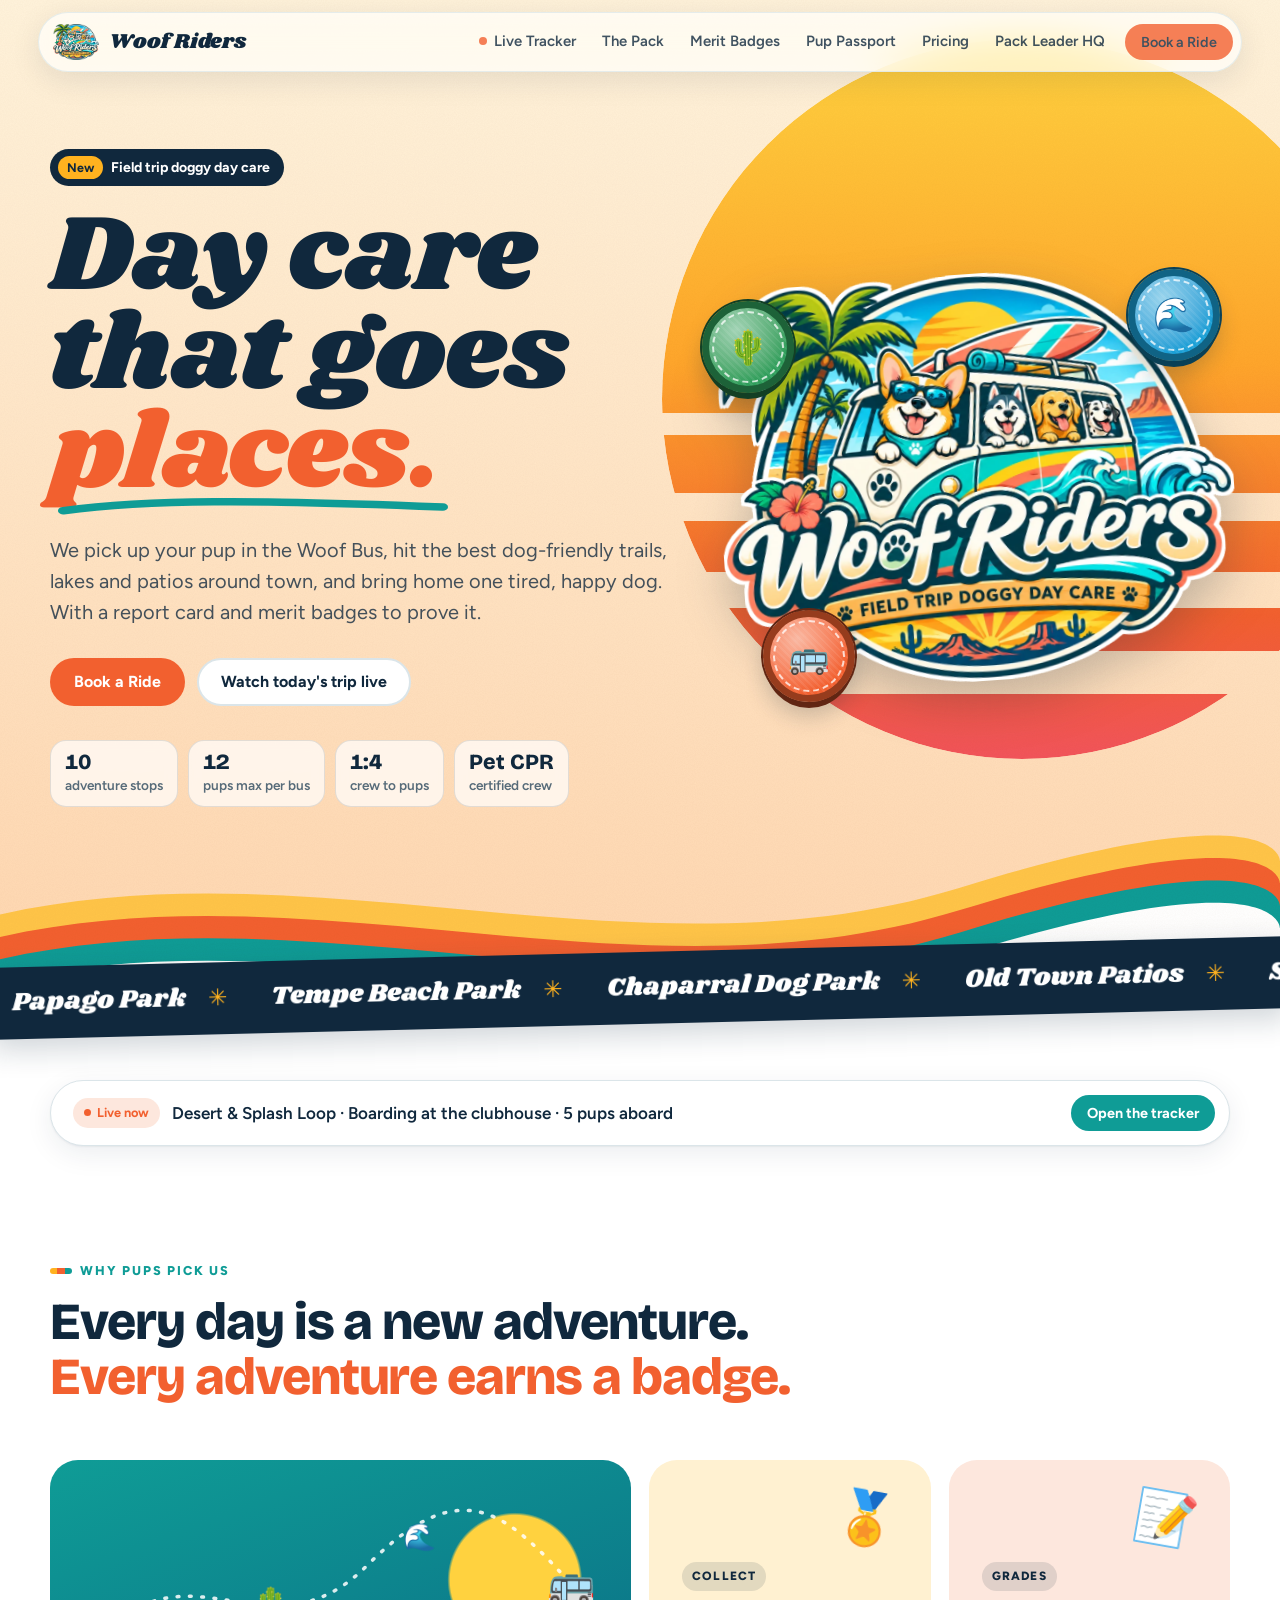
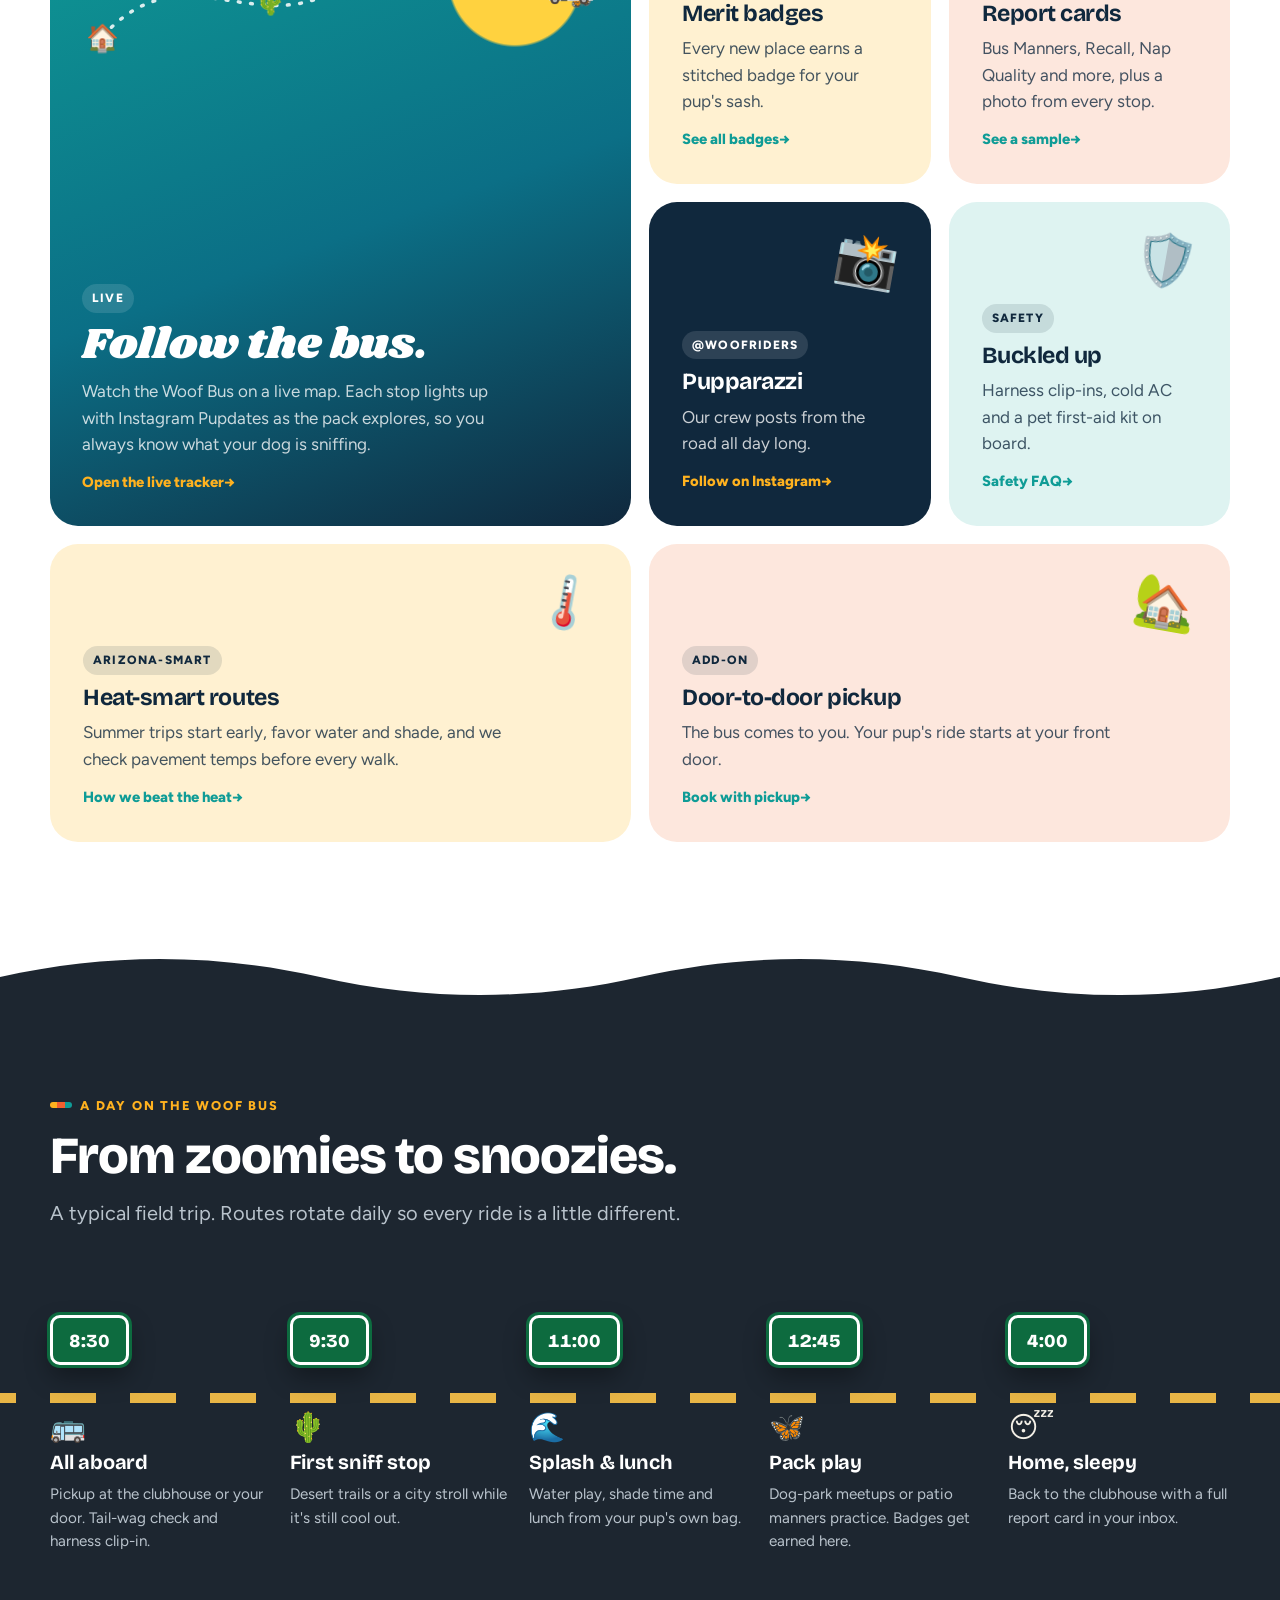
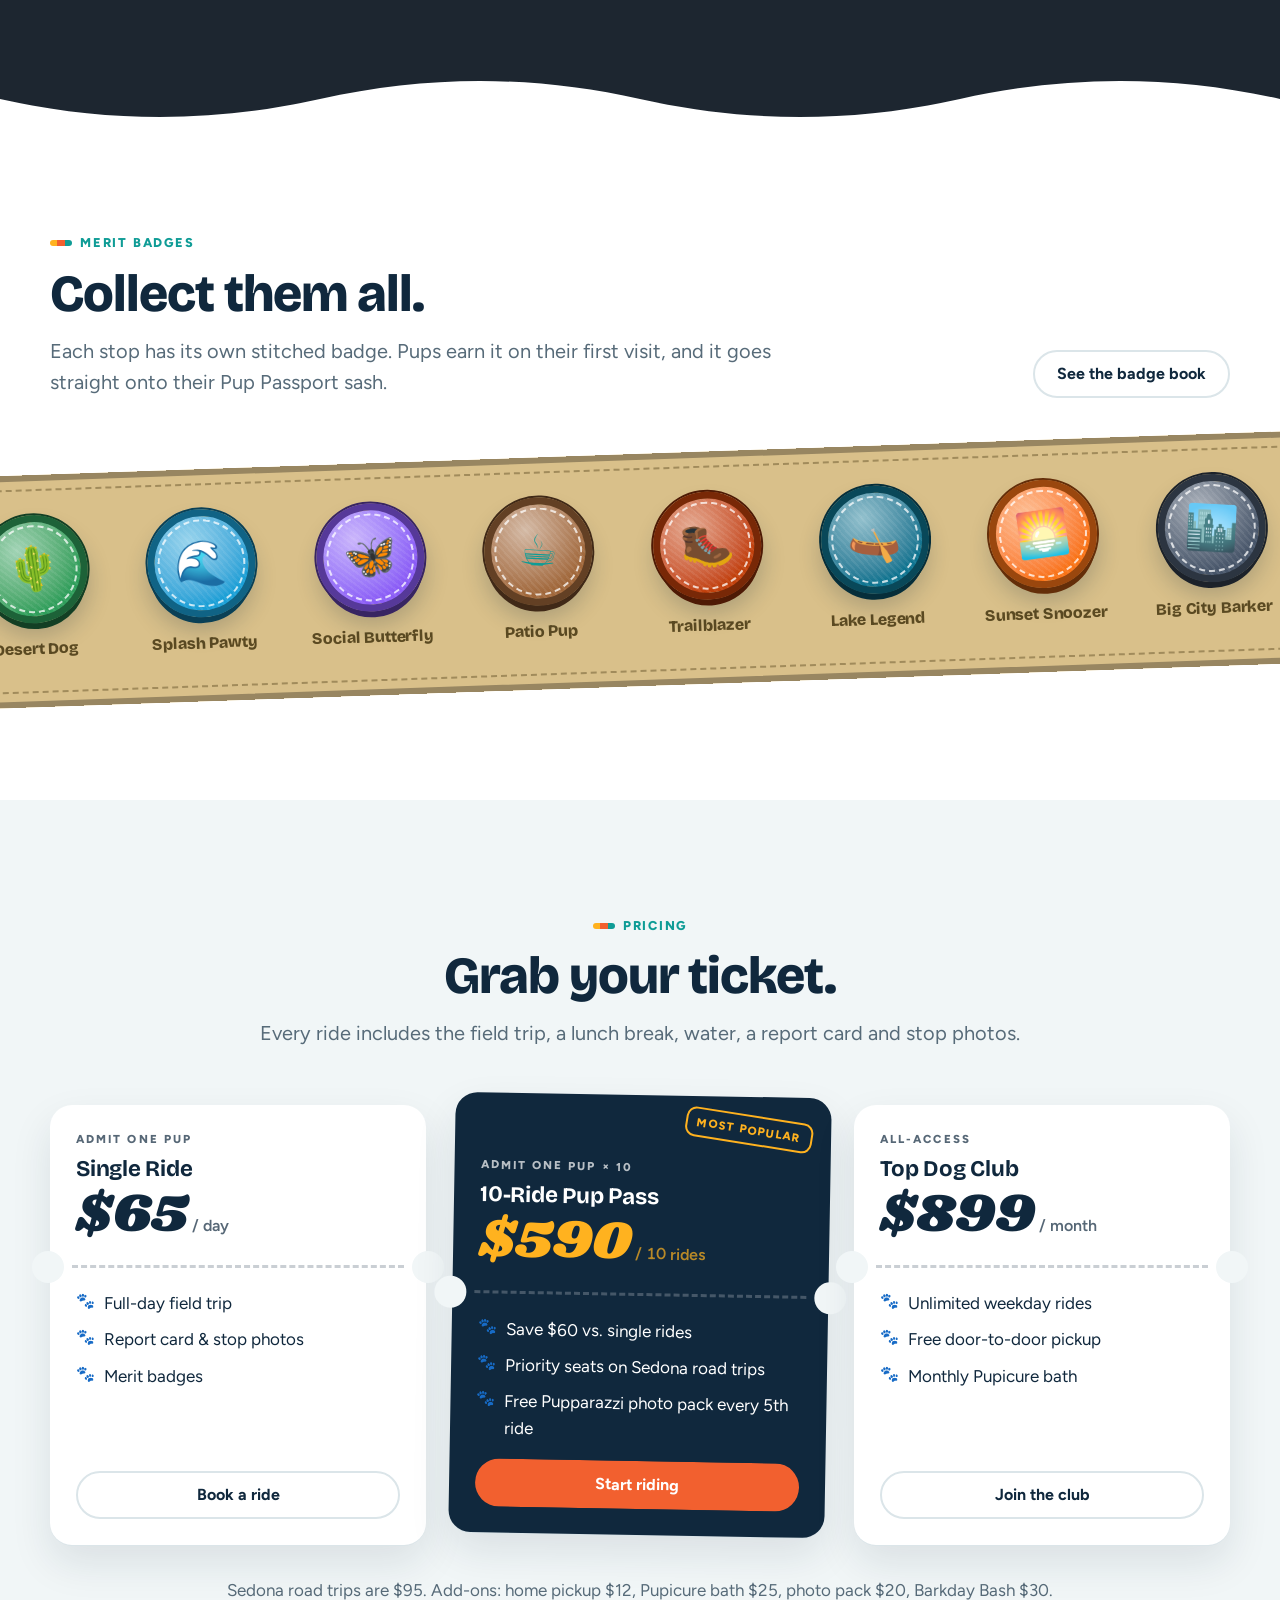
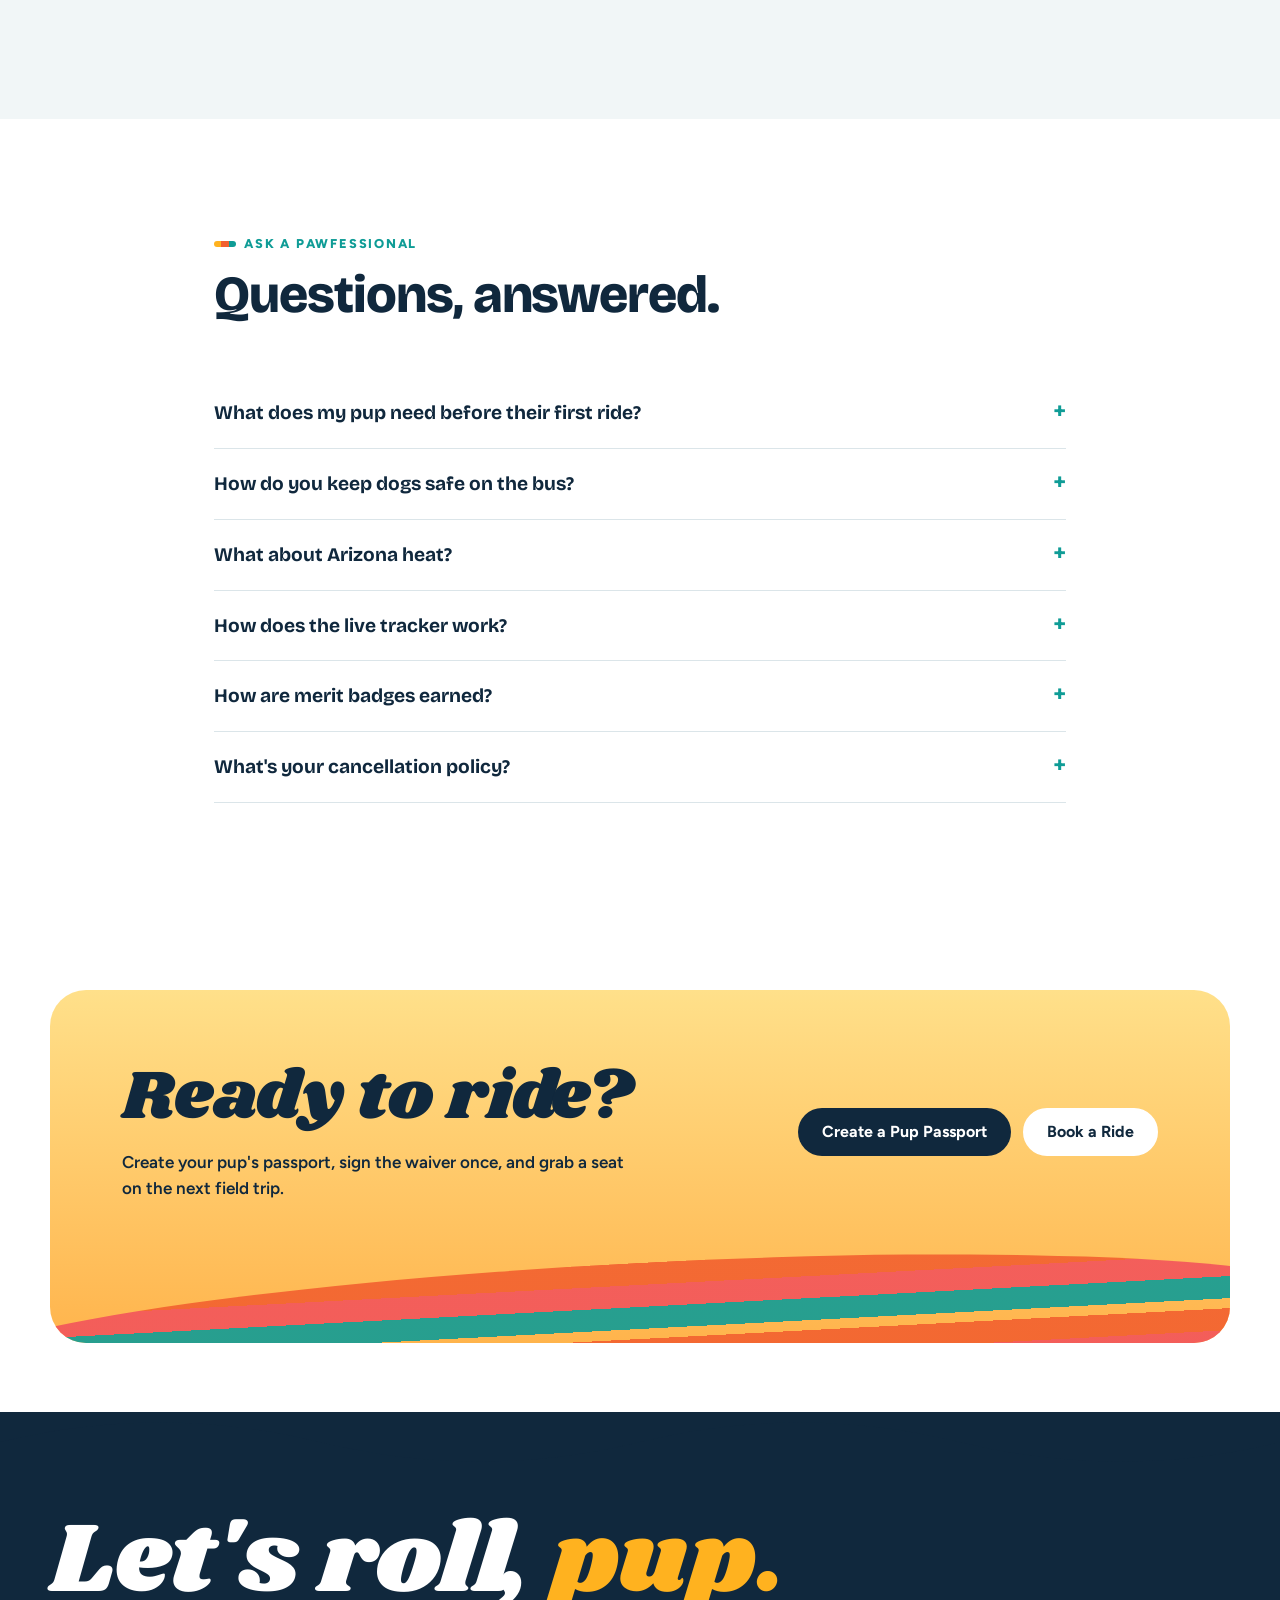
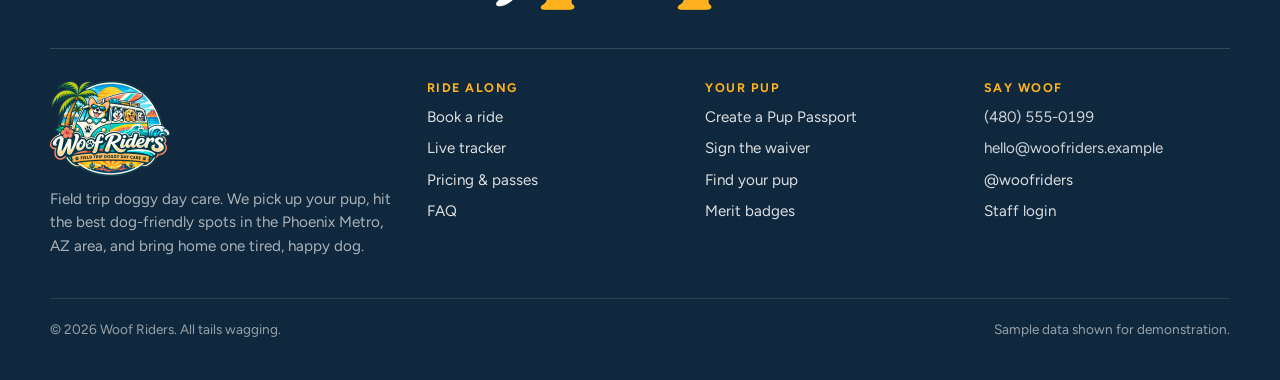
<file: index.html>
<!doctype html>
<html lang="en">
<head>
<meta charset="utf-8">
<meta name="viewport" content="width=device-width, initial-scale=1, viewport-fit=cover">
<title>Woof Riders</title>
<meta name="claude:viewport-fit-sides" content="cover">
<meta name="description" content="Woof Riders is field trip doggy day care: we pick up your pup in the Woof Bus and explore the best dog-friendly spots around town. Live bus tracker, report cards and merit badges.">
<link rel="icon" href="assets/favicon.png">
<link rel="preconnect" href="https://fonts.googleapis.com">
<link rel="preconnect" href="https://fonts.gstatic.com" crossorigin>
<link rel="stylesheet" href="https://fonts.googleapis.com/css2?family=Bricolage+Grotesque:opsz,wght@12..96,600;12..96,700;12..96,800&family=Figtree:wght@400;500;600;700&family=Shrikhand&display=swap">
<link rel="stylesheet" href="css/styles.css">
</head>
<body>
<div id="site-header"></div>

<main>
  <section class="hero">
    <div class="retro-sun" aria-hidden="true"></div>
    <svg class="van-stripes" viewBox="0 0 1440 200" preserveAspectRatio="none" aria-hidden="true">
      <path d="M0 120 C 360 40, 720 200, 1080 90 S 1440 60, 1440 60 V200 H0z" fill="#ffc548"/>
      <path d="M0 145 C 360 65, 720 225, 1080 115 S 1440 85, 1440 85 V200 H0z" fill="#f2602f"/>
      <path d="M0 170 C 360 90, 720 250, 1080 140 S 1440 110, 1440 110 V200 H0z" fill="#0f9c96"/>
      <path d="M0 195 C 360 115, 720 275, 1080 165 S 1440 135, 1440 135 V200 H0z" fill="var(--bg)"/>
    </svg>
    <div class="wrap hero-grid">
      <div>
        <span class="hero-kicker"><b>New</b> Field trip doggy day care</span>
        <h1 class="mega">Day care<br>that goes<br><span class="pop">places.</span></h1>
        <p class="lede">We pick up your pup in the Woof Bus, hit the best dog-friendly trails, lakes and patios around town, and bring home one tired, happy dog. With a report card and merit badges to prove it.</p>
        <div class="row">
          <a class="btn" href="book.html">Book a Ride</a>
          <a class="btn ghost" href="tracker.html" style="background:var(--surface)">Watch today's trip live</a>
        </div>
        <div class="trust-row">
          <div><strong class="num">10</strong>adventure stops</div>
          <div><strong class="num">12</strong>pups max per bus</div>
          <div><strong class="num">1:4</strong>crew to pups</div>
          <div><strong>Pet CPR</strong>certified crew</div>
        </div>
      </div>
      <div class="hero-art">
        <img class="sticker" src="assets/logo.webp" alt="Woof Riders logo: a corgi in sunglasses, a husky, a golden retriever and a dalmatian riding in a surf van past palm trees and desert mesas" width="1100" height="869">
        <div class="float-patch p1" aria-hidden="true"><div class="medal" style="--c:#2f9e5b">🌵</div></div>
        <div class="float-patch p2" aria-hidden="true"><div class="medal" style="--c:#1a9fd6">🌊</div></div>
        <div class="float-patch p3" aria-hidden="true"><div class="medal" style="--c:#f2602f">🚌</div></div>
      </div>
    </div>
  </section>

  <div class="marquee" aria-label="Field trip stops"><div class="marquee-track" id="marquee"></div></div>

  <section class="wrap" aria-label="Today's trip" style="padding-top:56px">
    <div class="live-strip" id="live-strip">
      <div class="row"><span class="pill live">Live now</span><p id="live-text">Today's field trip is rolling.</p></div>
      <a class="btn small sea" href="tracker.html">Open the tracker</a>
    </div>
  </section>

  <section class="band">
    <div class="wrap">
      <div class="section-head">
        <p class="eyebrow">Why pups pick us</p>
        <h2>Every day is a new adventure.<br><span style="color:var(--sunset)">Every adventure earns a badge.</span></h2>
      </div>
      <div class="bento">
        <a class="tile feature" href="tracker.html" style="text-decoration:none">
          <svg class="mini-map" viewBox="0 0 660 260" preserveAspectRatio="xMidYMid meet" aria-hidden="true">
            <path class="route" id="mm-route" d="M60 200 C 160 90, 250 230, 360 120 S 520 60, 600 150"/>
            <g font-size="30" text-anchor="middle"><text x="60" y="212">🏠</text><text x="250" y="170">🌵</text><text x="420" y="98">🌊</text><text x="600" y="164">🦋</text></g>
            <g><text font-size="44" text-anchor="middle" dy="14">🚌</text><animateMotion dur="7s" repeatCount="indefinite" keyPoints="0;1;0" keyTimes="0;.5;1" calcMode="linear"><mpath href="#mm-route"/></animateMotion></g>
          </svg>
          <span class="tag">Live</span>
          <h3>Follow the bus.</h3>
          <p>Watch the Woof Bus on a live map. Each stop lights up with Instagram Pupdates as the pack explores, so you always know what your dog is sniffing.</p>
          <span class="go">Open the live tracker</span>
        </a>
        <a class="tile sun" href="badges.html"><span class="art" aria-hidden="true">🏅</span><span class="tag">Collect</span><h3>Merit badges</h3><p>Every new place earns a stitched badge for your pup's sash.</p><span class="go">See all badges</span></a>
        <a class="tile sunset" href="pup.html#biscuit"><span class="art" aria-hidden="true">📝</span><span class="tag">Grades</span><h3>Report cards</h3><p>Bus Manners, Recall, Nap Quality and more, plus a photo from every stop.</p><span class="go">See a sample</span></a>
        <a class="tile ink" href="https://instagram.com/woofriders" target="_blank" rel="noopener"><span class="art" aria-hidden="true">📸</span><span class="tag">@woofriders</span><h3>Pupparazzi</h3><p>Our crew posts from the road all day long.</p><span class="go">Follow on Instagram</span></a>
        <a class="tile sea" href="#faq-safety"><span class="art" aria-hidden="true">🛡️</span><span class="tag">Safety</span><h3>Buckled up</h3><p>Harness clip-ins, cold AC and a pet first-aid kit on board.</p><span class="go">Safety FAQ</span></a>
        <a class="tile sun wide" href="#faq-heat"><span class="art" aria-hidden="true">🌡️</span><span class="tag">Arizona-smart</span><h3>Heat-smart routes</h3><p>Summer trips start early, favor water and shade, and we check pavement temps before every walk.</p><span class="go">How we beat the heat</span></a>
        <a class="tile sunset wide" href="book.html"><span class="art" aria-hidden="true">🏡</span><span class="tag">Add-on</span><h3>Door-to-door pickup</h3><p>The bus comes to you. Your pup's ride starts at your front door.</p><span class="go">Book with pickup</span></a>
      </div>
    </div>
  </section>

  <section class="road-band">
    <svg class="wave-top" viewBox="0 0 1440 50" preserveAspectRatio="none" aria-hidden="true" style="color:var(--bg);background:var(--road)"><path d="M0 0h1440v20c-120 24-240 24-360 0s-240-24-360 0-240 24-360 0S120-4 0 20z" fill="currentColor"/></svg>
    <div class="wrap band" style="padding-top:clamp(48px,7vw,96px)">
      <div class="section-head">
        <p class="eyebrow">A day on the Woof Bus</p>
        <h2>From zoomies to snoozies.</h2>
        <p class="lede">A typical field trip. Routes rotate daily so every ride is a little different.</p>
      </div>
      <div class="day-line">
        <div class="day-stop"><time>8:30</time><span class="emoji" aria-hidden="true">🚌</span><h3>All aboard</h3><p>Pickup at the clubhouse or your door. Tail-wag check and harness clip-in.</p></div>
        <div class="day-stop"><time>9:30</time><span class="emoji" aria-hidden="true">🌵</span><h3>First sniff stop</h3><p>Desert trails or a city stroll while it's still cool out.</p></div>
        <div class="day-stop"><time>11:00</time><span class="emoji" aria-hidden="true">🌊</span><h3>Splash &amp; lunch</h3><p>Water play, shade time and lunch from your pup's own bag.</p></div>
        <div class="day-stop"><time>12:45</time><span class="emoji" aria-hidden="true">🦋</span><h3>Pack play</h3><p>Dog-park meetups or patio manners practice. Badges get earned here.</p></div>
        <div class="day-stop"><time>4:00</time><span class="emoji" aria-hidden="true">😴</span><h3>Home, sleepy</h3><p>Back to the clubhouse with a full report card in your inbox.</p></div>
      </div>
    </div>
    <svg class="wave-top" viewBox="0 0 1440 50" preserveAspectRatio="none" aria-hidden="true" style="color:var(--bg);background:var(--road);transform:scaleY(-1)"><path d="M0 0h1440v20c-120 24-240 24-360 0s-240-24-360 0-240 24-360 0S120-4 0 20z" fill="currentColor"/></svg>
  </section>

  <section class="band" style="overflow:hidden">
    <div class="wrap">
      <div class="row between" style="align-items:end; margin-bottom:56px">
        <div class="section-head" style="margin-bottom:0">
          <p class="eyebrow">Merit badges</p>
          <h2>Collect them all.</h2>
          <p class="lede">Each stop has its own stitched badge. Pups earn it on their first visit, and it goes straight onto their Pup Passport sash.</p>
        </div>
        <a class="btn ghost" href="badges.html">See the badge book</a>
      </div>
    </div>
    <div class="sash" aria-label="Merit badges"><div class="sash-track" id="home-badges"></div></div>
  </section>

  <section class="band alt" id="pricing">
    <div class="wrap">
      <div class="section-head center">
        <p class="eyebrow">Pricing</p>
        <h2>Grab your ticket.</h2>
        <p class="lede">Every ride includes the field trip, a lunch break, water, a report card and stop photos.</p>
      </div>
      <div class="tickets">
        <div class="ticket">
          <div class="ticket-top"><span class="admit">Admit one pup</span><h3>Single Ride</h3><p class="price num">$65<small> / day</small></p></div>
          <div class="perf" aria-hidden="true"></div>
          <div class="ticket-body"><ul><li>Full-day field trip</li><li>Report card &amp; stop photos</li><li>Merit badges</li></ul><a class="btn ghost" href="book.html">Book a ride</a></div>
        </div>
        <div class="ticket best">
          <span class="stamp">Most popular</span>
          <div class="ticket-top"><span class="admit">Admit one pup × 10</span><h3>10-Ride Pup Pass</h3><p class="price num">$590<small> / 10 rides</small></p></div>
          <div class="perf" aria-hidden="true"></div>
          <div class="ticket-body"><ul><li>Save $60 vs. single rides</li><li>Priority seats on Sedona road trips</li><li>Free Pupparazzi photo pack every 5th ride</li></ul><a class="btn" href="book.html">Start riding</a></div>
        </div>
        <div class="ticket">
          <div class="ticket-top"><span class="admit">All-access</span><h3>Top Dog Club</h3><p class="price num">$899<small> / month</small></p></div>
          <div class="perf" aria-hidden="true"></div>
          <div class="ticket-body"><ul><li>Unlimited weekday rides</li><li>Free door-to-door pickup</li><li>Monthly Pupicure bath</li></ul><a class="btn ghost" href="book.html">Join the club</a></div>
        </div>
      </div>
      <p class="muted" style="text-align:center; margin-top:32px">Sedona road trips are $95. Add-ons: home pickup $12, Pupicure bath $25, photo pack $20, Barkday Bash $30.</p>
    </div>
  </section>

  <section class="band" id="faq">
    <div class="wrap" style="max-width:900px">
      <div class="section-head">
        <p class="eyebrow">Ask a Pawfessional</p>
        <h2>Questions, answered.</h2>
      </div>
      <details class="faq"><summary>What does my pup need before their first ride?</summary><p>A Pup Passport (profile), a signed liability waiver, and current Rabies, DHPP and Bordetella vaccines. Pups should be at least 6 months old, spayed or neutered after 7 months, and comfortable around other dogs. Every new rider does a free 30-minute meet-and-greet first.</p></details>
      <details class="faq" id="faq-safety"><summary>How do you keep dogs safe on the bus?</summary><p>Every seat has a harness clip-in, the bus is climate controlled, and we never leave pups unattended. Our crew is pet CPR and first-aid certified, and we carry water, cooling towels and a full first-aid kit.</p></details>
      <details class="faq" id="faq-heat"><summary>What about Arizona heat?</summary><p>From May through September we start earlier, choose water and shaded stops, and check pavement temperature before every walk. If it's too hot for paws, the route changes to indoor and water-based fun.</p></details>
      <details class="faq"><summary>How does the live tracker work?</summary><p>The bus shares its location during trips and our crew posts to Instagram at each stop. Those Pupdates appear right on the map, so you can follow the whole day.</p></details>
      <details class="faq"><summary>How are merit badges earned?</summary><p>Each stop has its own badge, earned on a pup's first visit. There are also milestone badges for 1, 5 and 10 rides, and grade badges for top marks on the report card.</p></details>
      <details class="faq"><summary>What's your cancellation policy?</summary><p>Cancel by 6 PM the day before for a full credit. Same-day cancellations are charged half the ride price because your pup's seat was held.</p></details>
    </div>
  </section>

  <section class="band tight" style="padding-bottom:clamp(96px,10vw,140px)">
    <div class="wrap">
      <div class="cta-band">
        <div>
          <h2>Ready to ride?</h2>
          <p>Create your pup's passport, sign the waiver once, and grab a seat on the next field trip.</p>
        </div>
        <div class="row">
          <a class="btn" href="join.html">Create a Pup Passport</a>
          <a class="btn ghost" href="book.html">Book a Ride</a>
        </div>
      </div>
    </div>
  </section>
</main>

<div id="site-footer"></div>
<script src="js/data.js"></script>
<script src="js/app.js"></script>
<script>
(function () {
  const t = WR.liveTrip();
  if (t) {
    const p = WR.progress(t), pts = WR.route(t);
    const pups = t.dogs.filter(WR.dog).length;
    let where;
    if (p.phase === "boarding") where = "Boarding at the clubhouse";
    else if (p.phase === "home") where = "Back at the clubhouse. Everyone's napping";
    else if (p.phase === "driving") where = "Driving to " + WR.loc(pts[p.to]).short;
    else where = "Exploring " + WR.loc(pts[p.at]).short;
    document.getElementById("live-text").textContent = `${t.name} · ${where} · ${pups} pups aboard`;
  } else {
    document.getElementById("live-strip").hidden = true;
  }
  // Sash and ticker loop seamlessly, so their contents are doubled.
  const patches = WR.state.badges.filter((b) => !(b.location && WR.loc(b.location)?.retired)).map((b) => `<a class="badge" href="badges.html"><div class="medal" style="--c:${b.color}" aria-hidden="true">${b.emoji}</div><h4>${WR.esc(b.name)}</h4></a>`).join("");
  document.getElementById("home-badges").innerHTML = patches + patches.replace(/class="badge"/g, 'class="badge" aria-hidden="true" tabindex="-1"');
  const stops = WR.state.locations.map((l) => `<span>${WR.esc(l.short)}</span>`).join("");
  document.getElementById("marquee").innerHTML = stops + stops;
  // Tiles that link to a FAQ answer open it.
  const openFaq = () => { const d = document.querySelector(location.hash.startsWith("#faq-") ? location.hash : null); if (d) d.open = true; };
  window.addEventListener("hashchange", openFaq); openFaq();
})();
</script>
</body>
</html>
</file>
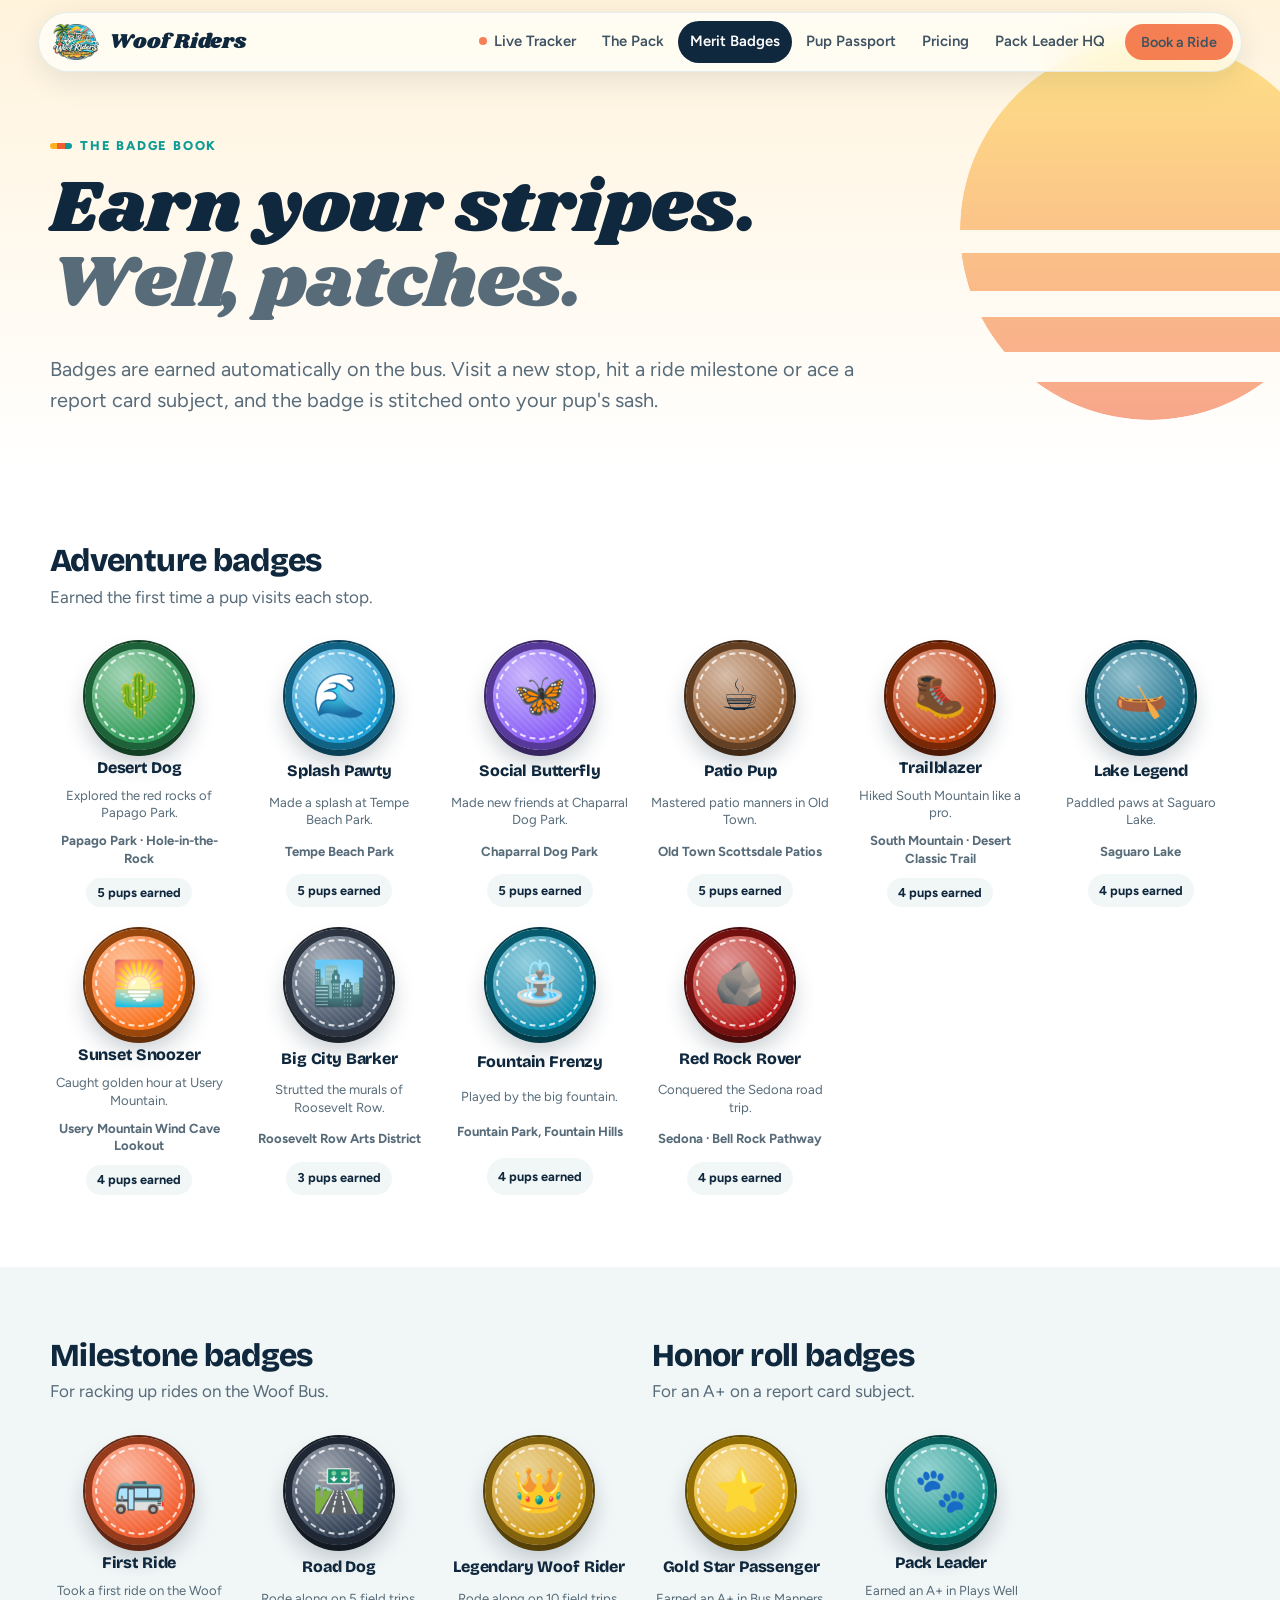
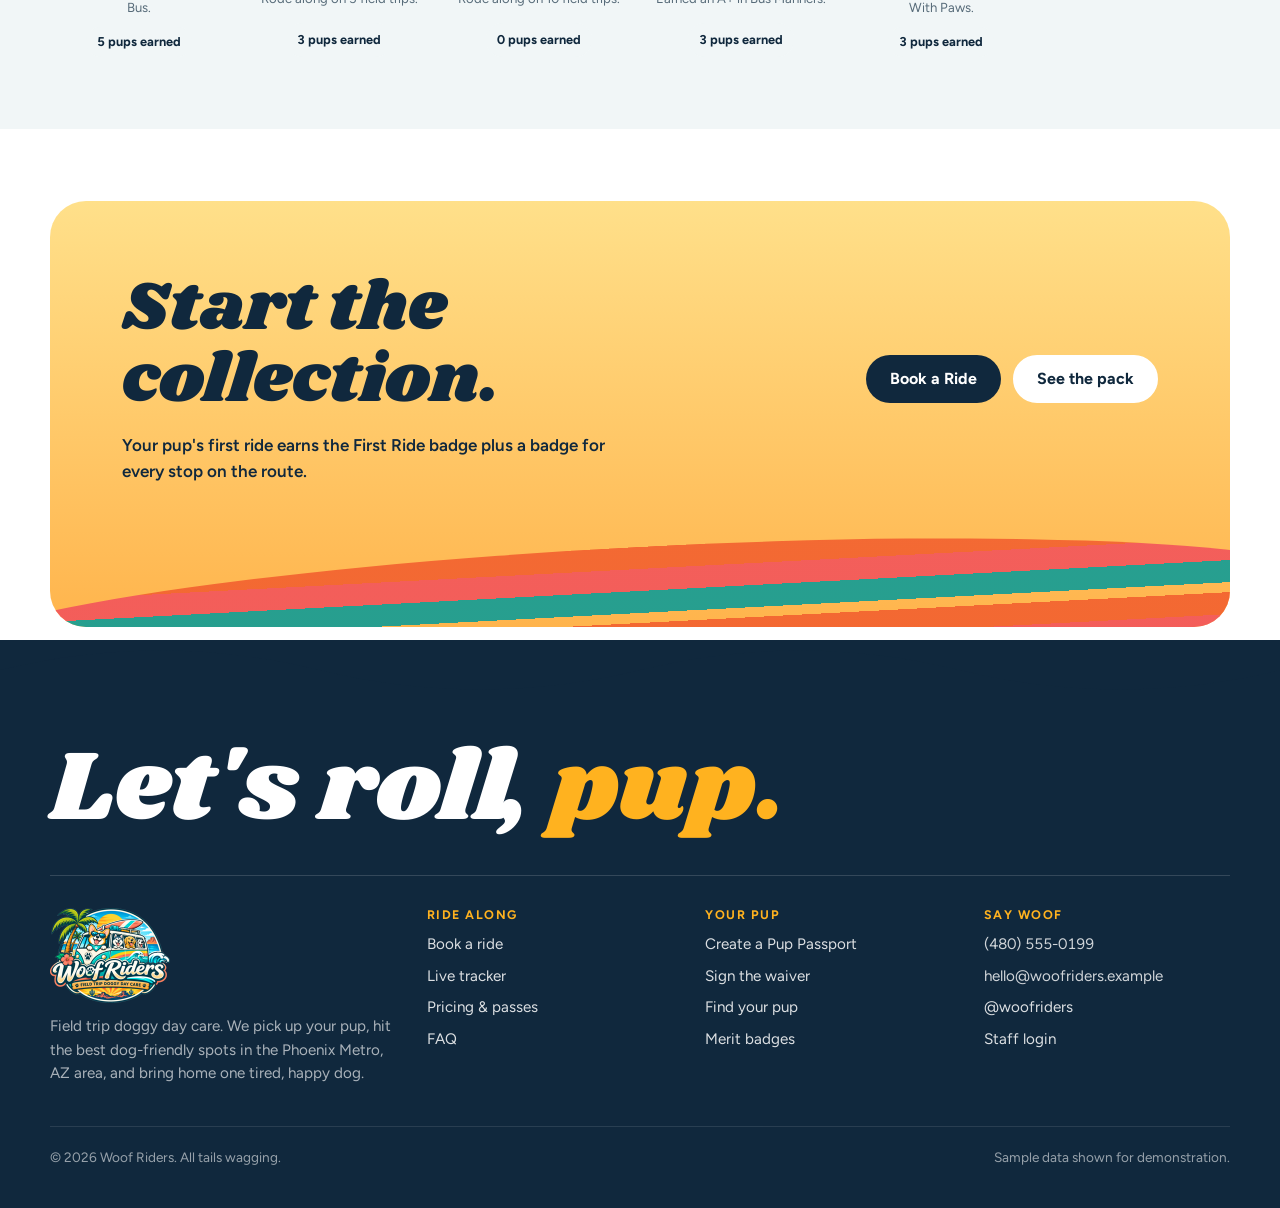
<file: badges.html>
<!doctype html>
<html lang="en">
<head>
<meta charset="utf-8">
<meta name="viewport" content="width=device-width, initial-scale=1, viewport-fit=cover">
<title>Woof Riders Badge Book</title>
<meta name="claude:viewport-fit-sides" content="cover">
<link rel="icon" href="assets/favicon.png">
<link rel="preconnect" href="https://fonts.googleapis.com">
<link rel="preconnect" href="https://fonts.gstatic.com" crossorigin>
<link rel="stylesheet" href="https://fonts.googleapis.com/css2?family=Bricolage+Grotesque:opsz,wght@12..96,600;12..96,700;12..96,800&family=Figtree:wght@400;500;600;700&family=Shrikhand&display=swap">
<link rel="stylesheet" href="css/styles.css">
</head>
<body>
<div id="site-header"></div>
<main>
  <header class="page-head">
    <div class="wrap stack">
      <p class="eyebrow">The Badge Book</p>
      <h1>Earn your stripes.<br><span class="muted">Well, patches.</span></h1>
      <p class="lede">Badges are earned automatically on the bus. Visit a new stop, hit a ride milestone or ace a report card subject, and the badge is stitched onto your pup's sash.</p>
    </div>
  </header>
  <section class="band tight">
    <div class="wrap stack-lg">
      <div class="stack" style="gap:6px"><h2 style="font-size:var(--step-2)">Adventure badges</h2><p class="muted">Earned the first time a pup visits each stop.</p></div>
      <div class="badge-grid" id="b-place"></div>
    </div>
  </section>
  <section class="band tight alt">
    <div class="wrap grid g2" style="align-items:start">
      <div class="stack-lg">
        <div class="stack" style="gap:6px"><h2 style="font-size:var(--step-2)">Milestone badges</h2><p class="muted">For racking up rides on the Woof Bus.</p></div>
        <div class="badge-grid" id="b-milestone"></div>
      </div>
      <div class="stack-lg">
        <div class="stack" style="gap:6px"><h2 style="font-size:var(--step-2)">Honor roll badges</h2><p class="muted">For an A+ on a report card subject.</p></div>
        <div class="badge-grid" id="b-grade"></div>
      </div>
    </div>
  </section>
  <section class="band tight" id="special-section" hidden>
    <div class="wrap stack-lg">
      <div class="stack" style="gap:6px"><h2 style="font-size:var(--step-2)">Special event badges</h2><p class="muted">Limited editions for holidays and one-off adventures. Awarded by the crew.</p></div>
      <div class="badge-grid" id="b-special"></div>
    </div>
  </section>
  <section class="band tight">
    <div class="wrap">
      <div class="cta-band"><div><h2>Start the collection.</h2><p>Your pup's first ride earns the First Ride badge plus a badge for every stop on the route.</p></div><div class="row"><a class="btn" href="book.html">Book a Ride</a><a class="btn ghost" href="pack.html">See the pack</a></div></div>
    </div>
  </section>
</main>
<div id="site-footer"></div>
<script src="js/data.js"></script>
<script src="js/app.js"></script>
<script>
(function () {
  const S = WR.state;
  const counts = {}; S.dogs.forEach((d) => WR.earnedBadges(d.id).forEach((_, id) => (counts[id] = (counts[id] || 0) + 1)));
  document.getElementById("special-section").hidden = !S.badges.some((b) => b.kind === "special");
  ["place", "milestone", "grade", "special"].forEach((k) => {
    document.getElementById("b-" + k).innerHTML = S.badges.filter((b) => b.kind === k && !(b.location && WR.loc(b.location)?.retired)).map((b) => {
      const where = b.location ? WR.loc(b.location).name : "";
      return `<div class="badge"><div class="medal" style="--c:${b.color}" aria-hidden="true">${b.emoji}</div><h4>${WR.esc(b.name)}</h4><small>${WR.esc(b.desc)}</small>${where ? `<small><strong>${WR.esc(where)}</strong></small>` : ""}<span class="pill num">${counts[b.id] || 0} pup${counts[b.id] === 1 ? "" : "s"} earned</span></div>`;
    }).join("");
  });
})();
</script>
</body>
</html>
</file>
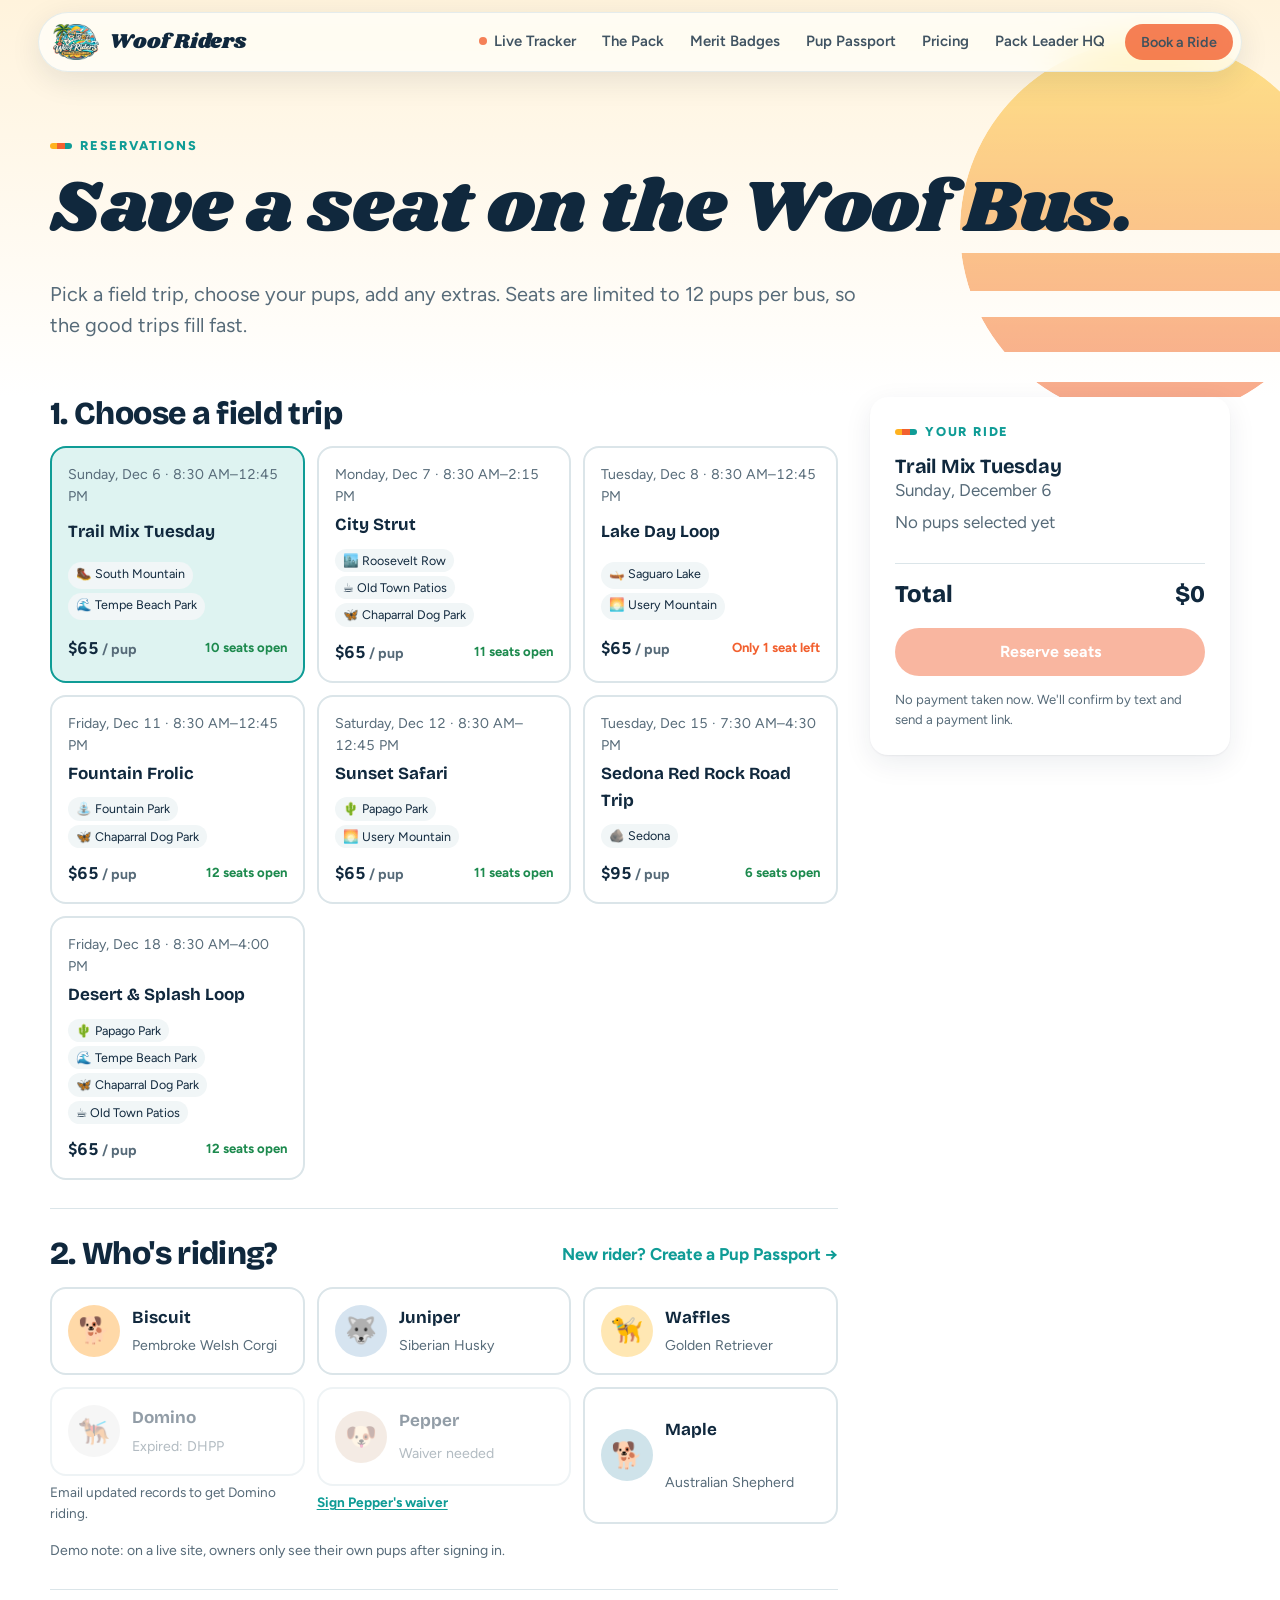
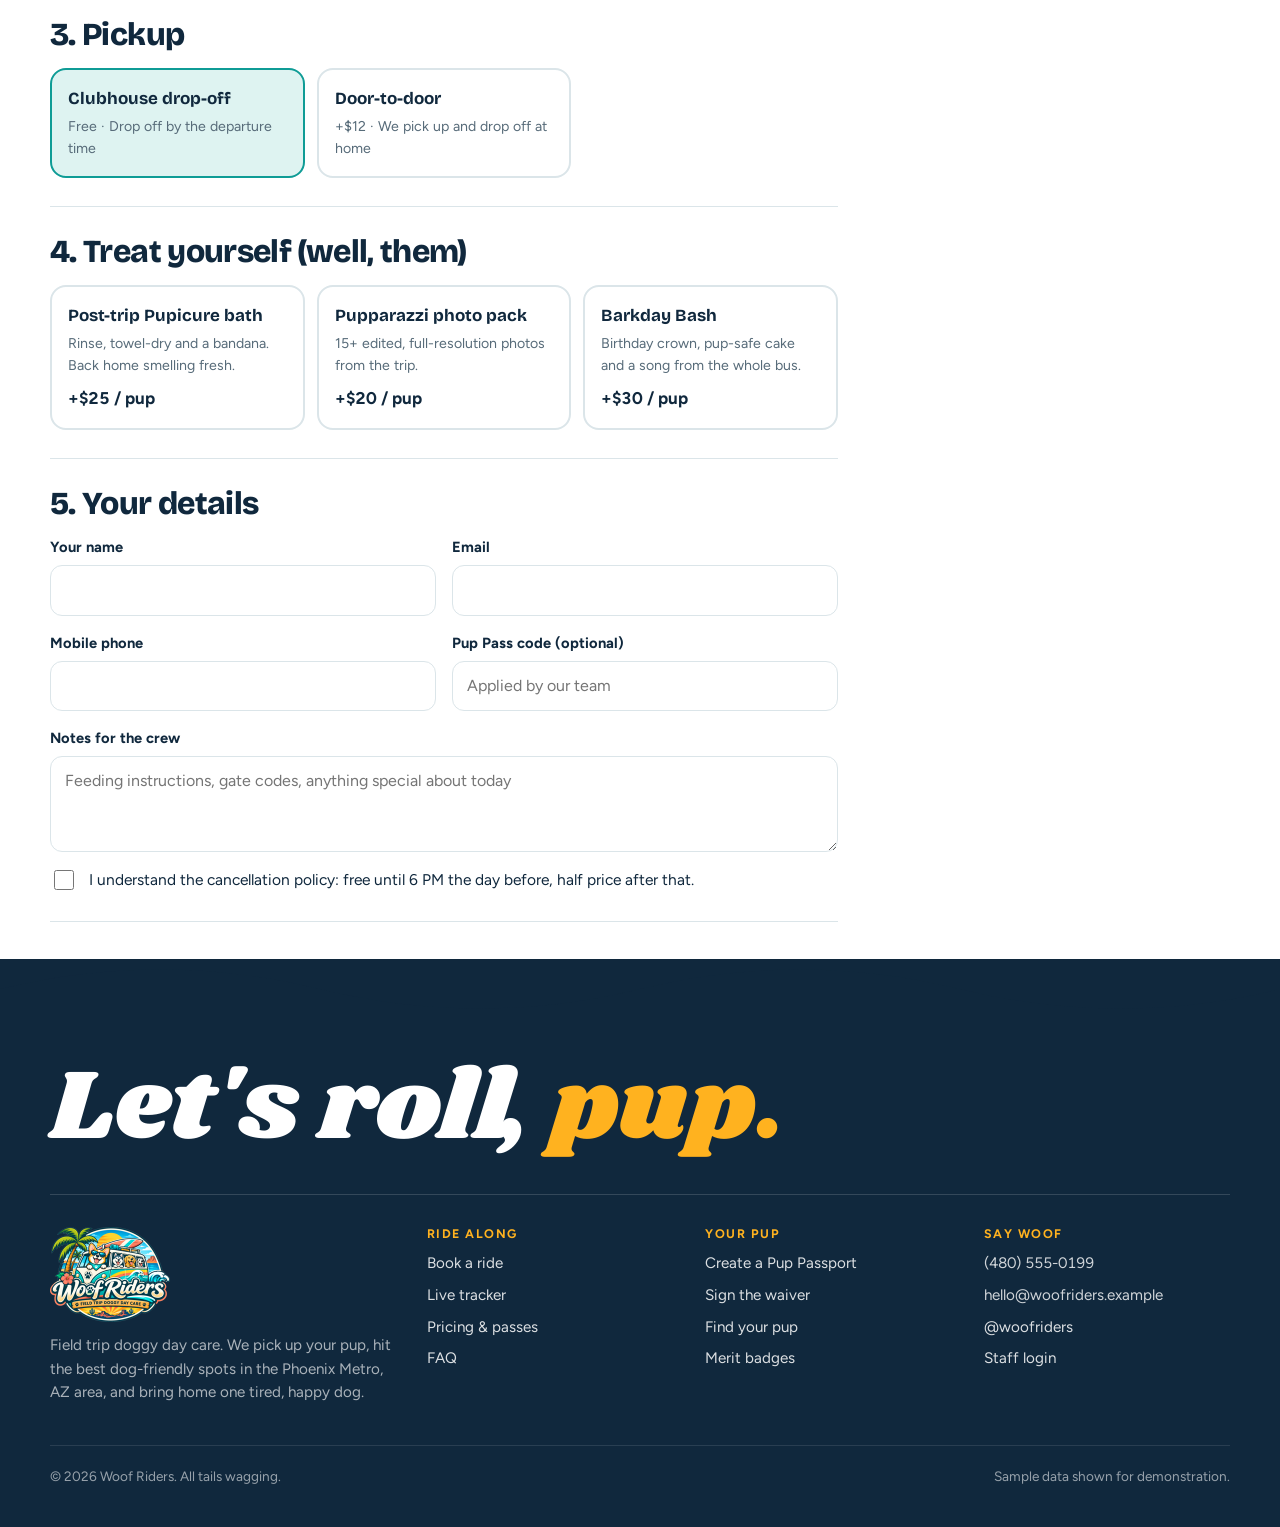
<file: book.html>
<!doctype html>
<html lang="en">
<head>
<meta charset="utf-8">
<meta name="viewport" content="width=device-width, initial-scale=1, viewport-fit=cover">
<title>Book a Woof Ride</title>
<meta name="claude:viewport-fit-sides" content="cover">
<link rel="icon" href="assets/favicon.png">
<link rel="preconnect" href="https://fonts.googleapis.com">
<link rel="preconnect" href="https://fonts.gstatic.com" crossorigin>
<link rel="stylesheet" href="https://fonts.googleapis.com/css2?family=Bricolage+Grotesque:opsz,wght@12..96,600;12..96,700;12..96,800&family=Figtree:wght@400;500;600;700&family=Shrikhand&display=swap">
<link rel="stylesheet" href="css/styles.css">
<style>
  .book-layout { display: grid; grid-template-columns: minmax(0, 1fr) 360px; gap: 32px; align-items: start; }
  .summary { position: sticky; top: calc(env(safe-area-inset-top, 0px) + 88px); display: grid; gap: 14px; }
  .line { display: flex; justify-content: space-between; gap: 12px; font-size: .95rem; }
  .line.total { font-family: var(--font-display); font-weight: 800; font-size: 1.5rem; padding-top: 12px; border-top: 1px solid var(--line); }
  .stop-chips { display: flex; flex-wrap: wrap; gap: 4px; margin-top: 6px; }
  .stop-chips span { font-size: .78rem; background: var(--bg-alt); border-radius: 999px; padding: 2px 8px; }
  .seats { font-size: .82rem; font-weight: 700; }
  .pup-choice .face { grid-template-columns: 52px minmax(0, 1fr); align-items: center; column-gap: 12px; }
  .pup-choice .avatar { width: 52px; height: 52px; grid-row: span 2; font-size: 1.6rem; }
  .book-section { display: grid; gap: 16px; padding-block: 28px; border-bottom: 1px solid var(--line); }
  .book-section:first-child { padding-top: 0; }
  .book-section h2 { font-size: var(--step-2); }
  @media (max-width: 960px) { .book-layout { grid-template-columns: minmax(0, 1fr); } .summary { position: static; } }
</style>
</head>
<body>
<div id="site-header"></div>
<main>
  <header class="page-head">
    <div class="wrap stack">
      <p class="eyebrow">Reservations</p>
      <h1>Save a seat on the Woof Bus.</h1>
      <p class="lede">Pick a field trip, choose your pups, add any extras. Seats are limited to 12 pups per bus, so the good trips fill fast.</p>
    </div>
  </header>

  <section class="wrap" style="padding-bottom:96px">
    <form class="book-layout" id="book-form" novalidate>
      <div>
        <div class="book-section">
          <h2>1. Choose a field trip</h2>
          <div class="choice-grid" id="trips" style="grid-template-columns:repeat(auto-fill,minmax(250px,1fr))"></div>
        </div>
        <div class="book-section">
          <div class="row between"><h2>2. Who's riding?</h2><a class="link-arrow" href="join.html">New rider? Create a Pup Passport</a></div>
          <div class="choice-grid" id="pups" style="grid-template-columns:repeat(auto-fill,minmax(250px,1fr))"></div>
          <p class="muted" style="font-size:.88rem">Demo note: on a live site, owners only see their own pups after signing in.</p>
        </div>
        <div class="book-section">
          <h2>3. Pickup</h2>
          <div class="choice-grid">
            <label class="choice"><input type="radio" name="pickup" value="clubhouse" checked><span class="face"><strong>Clubhouse drop-off</strong><small>Free · Drop off by the departure time</small></span></label>
            <label class="choice"><input type="radio" name="pickup" value="door"><span class="face"><strong>Door-to-door</strong><small>+$12 · We pick up and drop off at home</small></span></label>
          </div>
        </div>
        <div class="book-section">
          <h2>4. Treat yourself (well, them)</h2>
          <div class="choice-grid" id="addons"></div>
        </div>
        <div class="book-section">
          <h2>5. Your details</h2>
          <div class="fields">
            <div class="field"><label for="b-name">Your name</label><input id="b-name" type="text" required autocomplete="name"></div>
            <div class="field"><label for="b-email">Email</label><input id="b-email" type="email" required autocomplete="email"></div>
            <div class="field"><label for="b-phone">Mobile phone</label><input id="b-phone" type="tel" required autocomplete="tel"></div>
            <div class="field"><label for="b-pass">Pup Pass code (optional)</label><input id="b-pass" type="text" placeholder="Applied by our team"></div>
            <div class="field full"><label for="b-notes">Notes for the crew</label><textarea id="b-notes" placeholder="Feeding instructions, gate codes, anything special about today"></textarea></div>
            <label class="check full"><input type="checkbox" id="b-policy" required> I understand the cancellation policy: free until 6 PM the day before, half price after that.</label>
          </div>
        </div>
      </div>

      <aside class="summary card raised" aria-live="polite">
        <p class="eyebrow">Your ride</p>
        <div id="sum-trip"><p class="muted">Choose a field trip to get started.</p></div>
        <div id="sum-lines" class="stack" style="gap:8px"></div>
        <div class="line total"><span>Total</span><span class="num" id="sum-total">$0</span></div>
        <p class="notice" id="sum-warn" hidden></p>
        <button class="btn" type="submit" id="reserve" disabled>Reserve seats</button>
        <p class="muted" style="font-size:.82rem">No payment taken now. We'll confirm by text and send a payment link.</p>
      </aside>
    </form>

    <div id="done" hidden></div>
  </section>
</main>
<div id="site-footer"></div>
<script src="js/data.js"></script>
<script src="js/app.js"></script>
<script src="js/book.js"></script>
</body>
</html>
</file>
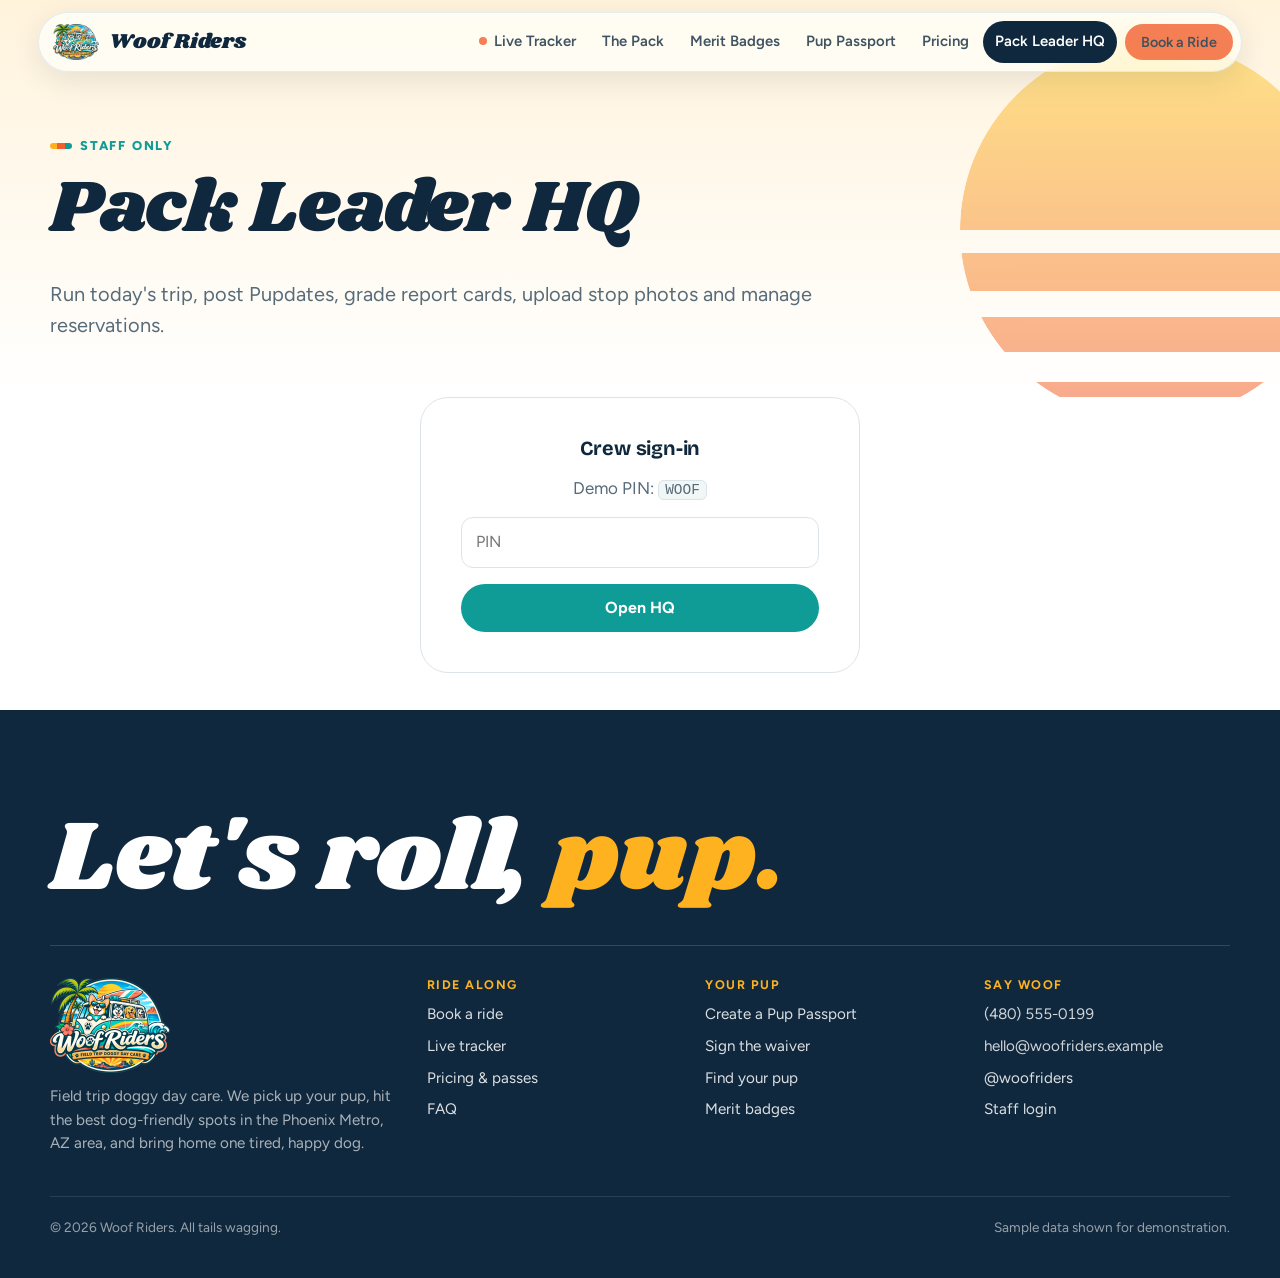
<file: hq.html>
<!doctype html>
<html lang="en">
<head>
<meta charset="utf-8">
<meta name="viewport" content="width=device-width, initial-scale=1, viewport-fit=cover">
<title>Pack Leader HQ</title>
<meta name="claude:viewport-fit-sides" content="cover">
<meta name="robots" content="noindex">
<link rel="icon" href="assets/favicon.png">
<link rel="preconnect" href="https://fonts.googleapis.com">
<link rel="preconnect" href="https://fonts.gstatic.com" crossorigin>
<link rel="stylesheet" href="https://fonts.googleapis.com/css2?family=Bricolage+Grotesque:opsz,wght@12..96,600;12..96,700;12..96,800&family=Figtree:wght@400;500;600;700&family=Shrikhand&display=swap">
<link rel="stylesheet" href="vendor/leaflet/leaflet.css">
<link rel="stylesheet" href="css/styles.css">
<style>
  .hq-panel { display: grid; gap: 24px; }
  .kpis { display: grid; grid-template-columns: repeat(4, minmax(0, 1fr)); gap: 16px; }
  .kpi { padding: 18px 20px; }
  .kpi strong { display: block; font-family: var(--font-display); font-size: 2rem; line-height: 1.1; font-variant-numeric: tabular-nums; }
  .kpi span { color: var(--muted); font-size: .9rem; font-weight: 600; }
  @media (max-width: 760px) { .kpis { grid-template-columns: repeat(2, minmax(0, 1fr)); } }
  .roster { display: grid; gap: 8px; }
  .roster label { display: flex; gap: 12px; align-items: center; padding: 10px 12px; border: 1px solid var(--line); border-radius: 12px; }
  .roster .avatar { width: 36px; height: 36px; font-size: 1.1rem; }
  .photo-grid { display: grid; grid-template-columns: repeat(auto-fill, minmax(160px, 1fr)); gap: 12px; }
  .photo-grid .photo-drop { min-height: 0; aspect-ratio: 4 / 3; padding: 10px; font-size: .88rem; }
  .photo-grid .photo-drop .cap { position: absolute; left: 8px; bottom: 8px; z-index: 2; background: rgba(0,0,0,.55); color: #fff; padding: 3px 8px; border-radius: 999px; font-size: .78rem; font-weight: 700; }
  .grade-select { display: grid; grid-template-columns: minmax(0, 1fr) 110px; gap: 12px; align-items: center; padding-block: 8px; border-bottom: 1px solid var(--line); }
  #gate { max-width: 440px; margin: 0 auto; text-align: center; }
  .stop-builder { display: grid; grid-template-columns: minmax(0, 1.25fr) minmax(0, 1fr); gap: 24px; align-items: start; }
  @media (max-width: 900px) { .stop-builder { grid-template-columns: minmax(0, 1fr); } }
  .pick-map { height: 280px; border-radius: 16px; border: 1px solid var(--line); overflow: hidden; }
  .emoji-pick { display: flex; flex-wrap: wrap; gap: 6px; }
  .emoji-pick button { font-size: 1.35rem; width: 44px; height: 44px; border-radius: 12px; border: 1.5px solid var(--line); background: var(--bg); cursor: pointer; }
  .emoji-pick button[aria-pressed="true"] { border-color: var(--sea); background: var(--sea-soft); }
  .swatches { display: flex; flex-wrap: wrap; gap: 8px; align-items: center; }
  .swatches button { width: 34px; height: 34px; border-radius: 50%; border: 3px solid var(--surface); box-shadow: 0 0 0 1.5px var(--line); cursor: pointer; }
  .swatches button[aria-pressed="true"] { box-shadow: 0 0 0 3px var(--ink); }
  .swatches input[type="color"] { width: 38px; height: 38px; border: 0; padding: 0; background: none; cursor: pointer; }
  .badge-preview { display: grid; grid-template-columns: minmax(0, 1fr) minmax(0, 1fr); gap: 16px; align-items: center; }
  .badge-preview .badge { padding: 12px; }
  .chip .ord { display: inline-grid; place-items: center; width: 20px; height: 20px; border-radius: 50%; background: var(--sun); color: #10283d; font-size: .75rem; margin-right: 6px; }
</style>
</head>
<body>
<div id="site-header"></div>
<main>
  <header class="page-head">
    <div class="wrap stack">
      <p class="eyebrow">Staff only</p>
      <h1>Pack Leader HQ</h1>
      <p class="lede">Run today's trip, post Pupdates, grade report cards, upload stop photos and manage reservations.</p>
    </div>
  </header>

  <section class="wrap" style="padding-bottom:96px">
    <form class="form-card stack" id="gate">
      <h3>Crew sign-in</h3>
      <p class="muted">Demo PIN: <span class="kbd">WOOF</span></p>
      <input type="password" id="pin" aria-label="Crew PIN" autocomplete="off" placeholder="PIN">
      <button class="btn sea" type="submit">Open HQ</button>
    </form>

    <div id="hq" hidden class="stack-lg">
      <div class="kpis" id="kpis"></div>
      <div class="tabs" role="tablist" id="tabs">
        <button role="tab" type="button" data-tab="trip" aria-selected="true">Today's trip</button>
        <button role="tab" type="button" data-tab="cards" aria-selected="false">Report cards &amp; photos</button>
        <button role="tab" type="button" data-tab="res" aria-selected="false">Reservations</button>
        <button role="tab" type="button" data-tab="stops" aria-selected="false">Stops &amp; badges</button>
        <button role="tab" type="button" data-tab="trips" aria-selected="false">Trips</button>
        <button role="tab" type="button" data-tab="pups" aria-selected="false">Pups &amp; waivers</button>
        <button role="tab" type="button" data-tab="settings" aria-selected="false">Settings</button>
      </div>

      <!-- TODAY'S TRIP -->
      <div class="hq-panel" data-panel="trip">
        <div class="grid g2" style="align-items:start">
          <div class="card stack">
            <h3>Bus location</h3>
            <p class="muted" id="bus-status"></p>
            <div class="field"><label for="bus-at">Where's the bus?</label>
              <select id="bus-at"></select>
              <span class="hint">"Follow the schedule" moves the bus automatically by trip times. Pick a stop to override.</span></div>
            <div class="row"><button class="btn sea small" type="button" id="gps-btn">Share live GPS from this phone</button><button class="btn ghost small" type="button" id="gps-stop" hidden>Stop sharing</button></div>
            <p class="hint muted" style="font-size:.85rem">GPS sharing needs the site to be hosted with a shared database so parents see the same position. See README.</p>
          </div>
          <div class="card stack">
            <h3>Post a Pupdate</h3>
            <div class="field"><label for="pu-stop">Stop</label><select id="pu-stop"></select></div>
            <div class="field"><label for="pu-url">Instagram post link</label><input id="pu-url" type="url" placeholder="https://www.instagram.com/p/…"><span class="hint">Paste the link from Instagram's Share → Copy link. It embeds on the tracker map.</span></div>
            <p class="muted" style="text-align:center; font-size:.85rem">or post directly</p>
            <div class="field"><label for="pu-cap">Caption</label><input id="pu-cap" type="text" placeholder="Splash Pawty in session!"></div>
            <div class="field"><label for="pu-img">Photo</label><input id="pu-img" type="file" accept="image/*"></div>
            <div class="field"><span class="label">Tag pups</span><div class="chips" id="pu-tags"></div></div>
            <button class="btn" type="button" id="pu-post">Post to tracker</button>
          </div>
        </div>
        <div class="card stack">
          <div class="row between"><h3>Roster check-in</h3><span class="pill" id="checkin-count"></span></div>
          <div class="roster grid g3" id="roster"></div>
        </div>
      </div>

      <!-- REPORT CARDS -->
      <div class="hq-panel" data-panel="cards" hidden>
        <div class="card fields">
          <div class="field"><label for="rc-trip">Trip</label><select id="rc-trip"></select></div>
          <div class="field"><label for="rc-dog">Pup</label><select id="rc-dog"></select></div>
        </div>
        <div class="grid g2" style="align-items:start">
          <div class="card stack">
            <h3>Grades</h3>
            <div id="rc-grades"></div>
            <div class="field"><label for="rc-note">Notes from the Pack Leader</label><textarea id="rc-note"></textarea></div>
            <div class="fields">
              <div class="field"><label for="rc-miles">Miles sniffed</label><input id="rc-miles" type="number" step="0.1" min="0"></div>
              <div class="field"><label for="rc-treats">Treats</label><input id="rc-treats" type="number" min="0"></div>
              <div class="field full"><label for="rc-buddy">Best bus buddy</label><select id="rc-buddy"></select></div>
              <div class="field full"><label for="rc-award">Award a bonus badge</label><select id="rc-award"></select></div>
            </div>
            <button class="btn sea" type="button" id="rc-save">Save report card</button>
          </div>
          <div class="card stack">
            <h3>Stop photos</h3>
            <p class="muted">One photo per stop. Tap a tile to upload. These show on the pup's passport.</p>
            <div class="photo-grid" id="rc-photos"></div>
          </div>
        </div>
      </div>

      <!-- RESERVATIONS -->
      <div class="hq-panel" data-panel="res" hidden>
        <div class="table-wrap"><table><thead><tr><th>Code</th><th>Trip</th><th>Pups</th><th>Human</th><th>Extras</th><th class="num">Total</th><th>Status</th></tr></thead><tbody id="res-body"></tbody></table></div>
      </div>

      <!-- STOPS & BADGES -->
      <div class="hq-panel" data-panel="stops" hidden>
        <form class="stop-builder" id="stop-form" novalidate>
          <div class="card stack">
            <div class="row between"><h3 id="stop-form-title">Add a stop</h3><button class="btn ghost small" type="button" id="stop-cancel" hidden>Cancel editing</button></div>
            <div class="fields">
              <div class="field"><label for="s-name">Stop name</label><input id="s-name" type="text" required placeholder="Pumpkin Patch at Vertuccio Farms"></div>
              <div class="field"><label for="s-short">Short name</label><input id="s-short" type="text" required maxlength="22" placeholder="Pumpkin Patch"><span class="hint">Shown on the map, stamps and tickets.</span></div>
              <div class="field full"><label for="s-blurb">What pups do here</label><input id="s-blurb" type="text" required placeholder="Hay-bale hopping, pumpkin sniffing and the fall group photo."></div>
            </div>
            <div class="field">
              <span class="label">Where is it?</span>
              <div class="row" style="flex-wrap:nowrap"><input id="s-search" type="text" placeholder="Search an address or place" aria-label="Search an address"><button class="btn ghost small" type="button" id="s-find">Find</button><button class="btn ghost small" type="button" id="s-here" title="Use my current location">📍 Here</button></div>
              <div class="map pick-map" id="pick-map"></div>
              <span class="hint" id="s-coords">Tap the map to drop the pin, then drag it to fine-tune.</span>
            </div>
            <div class="fields">
              <div class="field"><label for="s-scene">Scene</label><select id="s-scene"><option value="desert">Desert</option><option value="water">Water</option><option value="park">Park</option><option value="city">City</option><option value="mountain">Mountain</option><option value="sunset">Sunset</option><option value="home">Other</option></select><span class="hint">Sets the look of placeholder photos.</span></div>
              <div class="field"><label for="s-emoji">Emoji</label><input id="s-emoji" type="text" maxlength="4" required><span class="hint">Pick one below or type your own.</span></div>
              <div class="field full"><div class="emoji-pick" id="emoji-pick"></div></div>
            </div>
          </div>
          <div class="card stack">
            <h3>Its merit badge</h3>
            <div class="badge-preview">
              <div class="badge" id="b-preview"></div>
              <div class="passport" style="padding:18px; display:grid; place-items:center"><div id="stamp-preview"></div></div>
            </div>
            <div class="field"><label for="b-name">Badge name</label>
              <div class="row" style="flex-wrap:nowrap"><input id="b-name" type="text" required maxlength="24"><button class="btn sea small" type="button" id="b-surprise" style="white-space:nowrap">🎲 Surprise me</button></div></div>
            <div class="field"><span class="label">Badge color</span><div class="swatches" id="b-colors"></div></div>
            <div class="field"><label for="b-desc">Badge description</label><input id="b-desc" type="text" required maxlength="70"></div>
            <button class="btn" type="submit" id="stop-save">Add stop &amp; badge</button>
          </div>
        </form>

        <div class="stack">
          <h3>All stops</h3>
          <div class="table-wrap"><table><thead><tr><th>Stop</th><th>Badge</th><th class="num">Trips</th><th>Status</th><th></th></tr></thead><tbody id="stops-body"></tbody></table></div>
        </div>

        <form class="card stack" id="special-form" novalidate style="max-width:760px">
          <h3>Special event badge</h3>
          <p class="muted">For holidays, birthdays or one-off events. Not tied to a stop. Award it from the report card screen.</p>
          <div class="fields">
            <div class="field"><label for="sp-name">Badge name</label><input id="sp-name" type="text" required maxlength="24" placeholder="Pumpkin Patch Pup"></div>
            <div class="field"><label for="sp-emoji">Emoji</label><input id="sp-emoji" type="text" required maxlength="4" placeholder="🎃"></div>
            <div class="field full"><label for="sp-desc">Description</label><input id="sp-desc" type="text" required maxlength="70" placeholder="Rode along on the 2026 fall field trip."></div>
            <div class="field full"><span class="label">Color</span><div class="swatches" id="sp-colors"></div></div>
          </div>
          <button class="btn sea" type="submit">Create special badge</button>
        </form>
      </div>

      <!-- TRIPS -->
      <div class="hq-panel" data-panel="trips" hidden>
        <form class="card stack" id="trip-form" novalidate>
          <h3>Schedule a field trip</h3>
          <div class="fields">
            <div class="field"><label for="t-name">Trip name</label><input id="t-name" type="text" required placeholder="Fall Harvest Loop"></div>
            <div class="field"><label for="t-date">Date</label><input id="t-date" type="date" required></div>
            <div class="field"><label for="t-start">Departs</label><input id="t-start" type="time" value="08:30" required></div>
            <div class="field"><label for="t-end">Home by</label><input id="t-end" type="time" value="16:00" required></div>
            <div class="field"><label for="t-cap">Seats</label><input id="t-cap" type="number" min="1" max="30" value="12" required></div>
            <div class="field"><label class="check" style="margin-top:30px"><input type="checkbox" id="t-premium"> Road trip pricing ($95)</label></div>
          </div>
          <div class="field"><span class="label">Stops, in the order you'll visit them</span><div class="chips" id="t-stops"></div><span class="hint" id="t-order">Tap stops to add them to the route.</span></div>
          <button class="btn" type="submit">Schedule trip</button>
        </form>
        <div class="stack">
          <h3>Upcoming trips</h3>
          <div class="table-wrap"><table><thead><tr><th>Date</th><th>Trip</th><th>Route</th><th class="num">Seats left</th><th></th></tr></thead><tbody id="trips-body"></tbody></table></div>
        </div>
      </div>

      <!-- PUPS -->
      <div class="hq-panel" data-panel="pups" hidden>
        <div class="table-wrap"><table><thead><tr><th>Pup</th><th>Human</th><th>Waiver</th><th>Vaccines</th><th>Allergies / meds</th><th></th></tr></thead><tbody id="pups-body"></tbody></table></div>
      </div>

      <!-- SETTINGS -->
      <div class="hq-panel" data-panel="settings" hidden>
        <div class="card stack" style="max-width:640px">
          <h3>Demo data</h3>
          <p class="muted">Everything on this site is saved in this browser only. Resetting brings back the sample pups, trips and reservations.</p>
          <div class="row"><button class="btn ghost" type="button" id="reset-ask">Reset demo data</button><button class="btn" type="button" id="reset-yes" hidden>Yes, erase and reset</button></div>
        </div>
      </div>
    </div>
  </section>
</main>
<div id="site-footer"></div>
<script src="js/data.js"></script>
<script src="js/app.js"></script>
<script src="vendor/leaflet/leaflet.js"></script>
<script src="js/hq-stops.js"></script>
<script src="js/hq.js"></script>
</body>
</html>
</file>
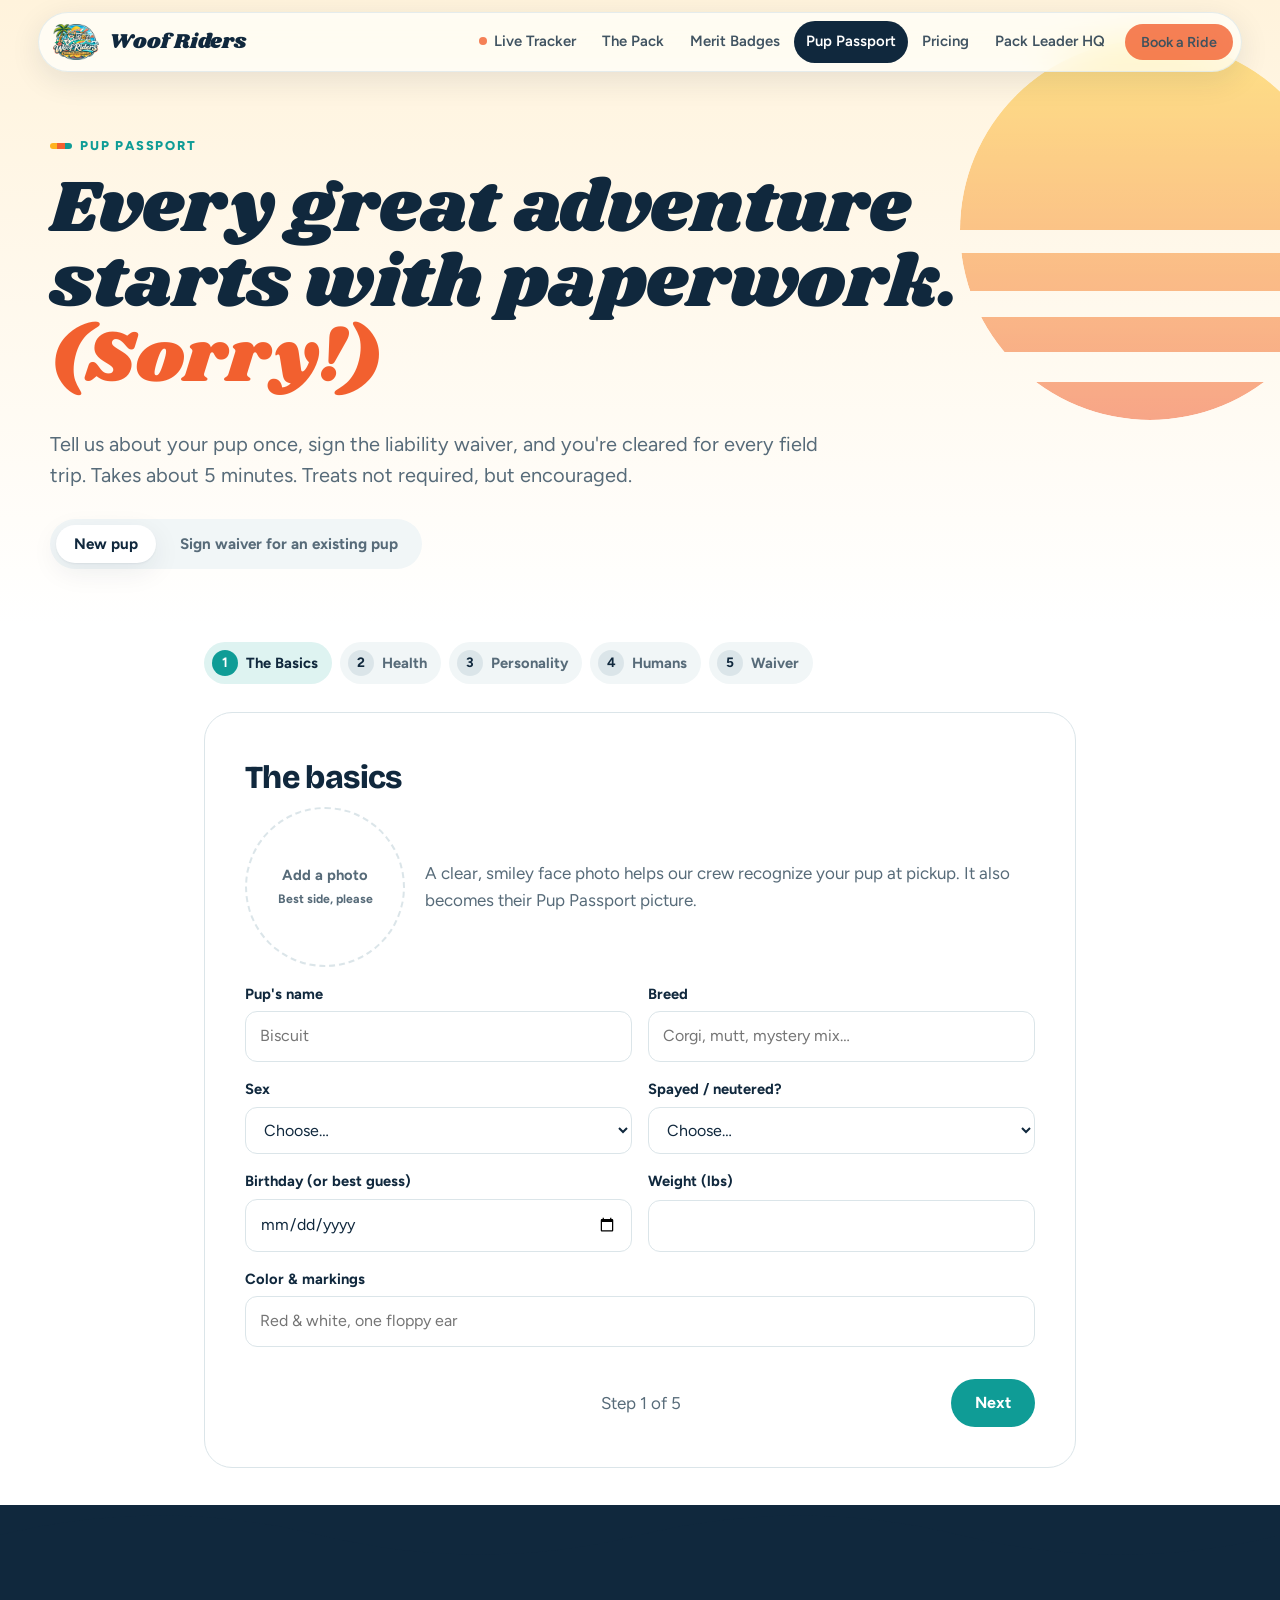
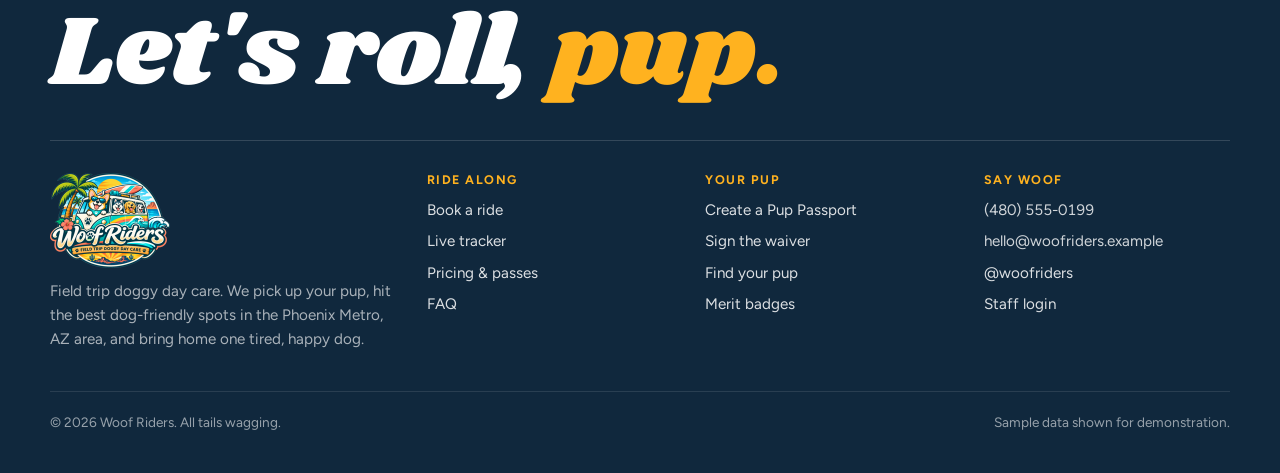
<file: join.html>
<!doctype html>
<html lang="en">
<head>
<meta charset="utf-8">
<meta name="viewport" content="width=device-width, initial-scale=1, viewport-fit=cover">
<title>Pup Passport Sign-Up</title>
<meta name="claude:viewport-fit-sides" content="cover">
<link rel="icon" href="assets/favicon.png">
<link rel="preconnect" href="https://fonts.googleapis.com">
<link rel="preconnect" href="https://fonts.gstatic.com" crossorigin>
<link rel="stylesheet" href="https://fonts.googleapis.com/css2?family=Bricolage+Grotesque:opsz,wght@12..96,600;12..96,700;12..96,800&family=Figtree:wght@400;500;600;700&family=Shrikhand&display=swap">
<link rel="stylesheet" href="css/styles.css">
</head>
<body>
<div id="site-header"></div>

<main>
  <header class="page-head">
    <div class="wrap stack">
      <p class="eyebrow">Pup Passport</p>
      <h1>Every great adventure<br>starts with paperwork. <span class="script">(Sorry!)</span></h1>
      <p class="lede">Tell us about your pup once, sign the liability waiver, and you're cleared for every field trip. Takes about 5 minutes. Treats not required, but encouraged.</p>
      <div class="tabs" role="tablist" style="margin-top:12px">
        <button role="tab" id="tab-new" aria-selected="true" type="button">New pup</button>
        <button role="tab" id="tab-existing" aria-selected="false" type="button">Sign waiver for an existing pup</button>
      </div>
    </div>
  </header>

  <section class="wrap" style="max-width:920px; padding-bottom:96px">
    <ol class="steps" id="steps">
      <li data-step="0">The Basics</li><li data-step="1">Health</li><li data-step="2">Personality</li><li data-step="3">Humans</li><li data-step="4">Waiver</li>
    </ol>

    <form class="form-card" id="passport-form" novalidate>
      <!-- STEP 1 -->
      <fieldset data-step="0">
        <legend>The basics</legend>
        <div class="fields">
          <div class="field full" style="grid-template-columns: 160px minmax(0,1fr); gap:20px; align-items:center">
            <label class="photo-drop" for="f-photo" id="photo-drop" style="min-height:160px; border-radius:50%; aspect-ratio:1; max-width:160px">
              <span><strong>Add a photo</strong><br><small>Best side, please</small></span>
              <input type="file" id="f-photo" accept="image/*">
            </label>
            <p class="muted">A clear, smiley face photo helps our crew recognize your pup at pickup. It also becomes their Pup Passport picture.</p>
          </div>
          <div class="field"><label for="f-name">Pup's name</label><input id="f-name" name="name" type="text" required autocomplete="off" placeholder="Biscuit"></div>
          <div class="field"><label for="f-breed">Breed</label><input id="f-breed" name="breed" type="text" required placeholder="Corgi, mutt, mystery mix…"></div>
          <div class="field"><label for="f-sex">Sex</label><select id="f-sex" name="sex" required><option value="">Choose…</option><option>Male</option><option>Female</option></select></div>
          <div class="field"><label for="f-fixed">Spayed / neutered?</label><select id="f-fixed" name="fixed" required><option value="">Choose…</option><option>Yes</option><option>Not yet (under 7 months)</option><option>No</option></select></div>
          <div class="field"><label for="f-birthday">Birthday (or best guess)</label><input id="f-birthday" name="birthday" type="date" required></div>
          <div class="field"><label for="f-weight">Weight (lbs)</label><input id="f-weight" name="weight" type="number" min="3" max="250" required inputmode="numeric"></div>
          <div class="field full"><label for="f-color">Color &amp; markings</label><input id="f-color" name="color" type="text" placeholder="Red & white, one floppy ear"></div>
        </div>
      </fieldset>

      <!-- STEP 2 -->
      <fieldset data-step="1" hidden>
        <legend>Health &amp; vaccines</legend>
        <p class="muted">Enter each vaccine's <strong>expiration</strong> date. We'll remind you before anything lapses.</p>
        <div class="fields">
          <div class="field"><label for="f-rabies">Rabies expires</label><input id="f-rabies" name="rabies" type="date" required></div>
          <div class="field"><label for="f-dhpp">DHPP expires</label><input id="f-dhpp" name="dhpp" type="date" required></div>
          <div class="field"><label for="f-bord">Bordetella expires</label><input id="f-bord" name="bordetella" type="date" required></div>
          <div class="field"><label for="f-flea">Flea &amp; tick prevention</label><select id="f-flea" name="flea" required><option value="">Choose…</option><option>Yes, monthly</option><option>No</option></select></div>
          <div class="field"><label for="f-vet">Veterinarian / clinic</label><input id="f-vet" name="vetName" type="text" required></div>
          <div class="field"><label for="f-vetphone">Vet phone</label><input id="f-vetphone" name="vetPhone" type="tel" required></div>
          <div class="field"><label for="f-allergies">Allergies</label><input id="f-allergies" name="allergies" type="text" placeholder="Food, environmental, or none"></div>
          <div class="field"><label for="f-meds">Medications</label><input id="f-meds" name="meds" type="text" placeholder="Name, dose, when"></div>
          <div class="field full"><label for="f-medical">Anything else our crew should know?</label><textarea id="f-medical" name="medical" placeholder="Past injuries, heat sensitivity, seizures, surgeries…"></textarea></div>
        </div>
      </fieldset>

      <!-- STEP 3 -->
      <fieldset data-step="2" hidden>
        <legend>Personality</legend>
        <div class="field"><span class="label">Energy level</span>
          <div class="choice-grid">
            <label class="choice"><input type="radio" name="energy" value="Couch potato" required><span class="face"><strong>Couch potato</strong><small>Short walks, long naps</small></span></label>
            <label class="choice"><input type="radio" name="energy" value="Easygoing"><span class="face"><strong>Easygoing</strong><small>Up for anything, within reason</small></span></label>
            <label class="choice"><input type="radio" name="energy" value="Zoomie machine"><span class="face"><strong>Zoomie machine</strong><small>Runs on rocket fuel</small></span></label>
          </div>
        </div>
        <div class="field"><span class="label">Describe your pup (pick any)</span>
          <div class="chips" id="temperament">
          </div>
        </div>
        <div class="fields">
          <div class="field"><label for="f-likes">Favorite things</label><input id="f-likes" name="likes" type="text" placeholder="Tennis balls, swimming, belly rubs"></div>
          <div class="field"><label for="f-fears">Fears or triggers</label><input id="f-fears" name="fears" type="text" placeholder="Skateboards, thunder, men in hats"></div>
          <div class="field full"><label for="f-recall">How's their recall?</label><select id="f-recall" name="recall" required><option value="">Choose…</option><option>Comes every time</option><option>Comes most of the time</option><option>Selective hearing</option><option>What's recall?</option></select></div>
          <div class="field full"><label class="check"><input type="checkbox" id="f-bite" name="biteHistory"> My dog has bitten or seriously injured a person or animal before. (We'll call you to talk it through.)</label></div>
        </div>
      </fieldset>

      <!-- STEP 4 -->
      <fieldset data-step="3" hidden>
        <legend>The humans</legend>
        <div class="fields">
          <div class="field"><label for="f-oname">Your name</label><input id="f-oname" name="ownerName" type="text" required autocomplete="name"></div>
          <div class="field"><label for="f-oemail">Email</label><input id="f-oemail" name="ownerEmail" type="email" required autocomplete="email"></div>
          <div class="field"><label for="f-ophone">Mobile phone</label><input id="f-ophone" name="ownerPhone" type="tel" required autocomplete="tel"></div>
          <div class="field"><label for="f-oig">Instagram handle (optional)</label><input id="f-oig" name="ownerIg" type="text" placeholder="@" ></div>
          <div class="field full"><label for="f-addr">Pickup address</label><input id="f-addr" name="address" type="text" autocomplete="street-address" placeholder="Only needed for door-to-door pickup"></div>
          <div class="field"><label for="f-ename">Emergency contact</label><input id="f-ename" name="emergencyName" type="text" required></div>
          <div class="field"><label for="f-ephone">Emergency phone</label><input id="f-ephone" name="emergencyPhone" type="tel" required></div>
          <div class="field full"><label class="check"><input type="checkbox" id="f-texts" name="texts" checked> Text me Pupdates during field trips</label></div>
        </div>
      </fieldset>

      <!-- STEP 5: WAIVER -->
      <fieldset data-step="4" hidden id="waiver">
        <legend>Liability waiver &amp; release</legend>
        <div class="field" id="existing-pick" hidden>
          <label for="f-existing">Which pup is this waiver for?</label>
          <select id="f-existing"></select>
        </div>
        <!-- TEMPLATE LANGUAGE: have a licensed attorney in your state review before real use. -->
        <div class="waiver-text" tabindex="0" aria-label="Waiver terms">
          <h4>1. Assumption of risk</h4>
          <p>I understand that field trips involve transportation, outdoor activity, off-leash and on-leash play with other dogs, water, heat, uneven terrain and wildlife. These carry inherent risks including bites, scratches, illness, parasites, heat stress, injury and, rarely, death. I voluntarily accept these risks on behalf of my dog.</p>
          <h4>2. Health and vaccinations</h4>
          <p>I confirm my dog is in good health, current on Rabies, DHPP and Bordetella vaccines, and on flea and tick prevention. I will tell Woof Riders about any change in health or behavior before my dog's next ride.</p>
          <h4>3. Transportation</h4>
          <p>I authorize Woof Riders to transport my dog in its vehicles to and from field trip destinations, secured with a harness restraint.</p>
          <h4>4. Behavior and dismissal</h4>
          <p>I confirm my dog has no history of aggression except as disclosed. Woof Riders may separate, send home or decline future service for any dog whose behavior puts people or other dogs at risk. I am responsible for any damage or injury my dog causes.</p>
          <h4>5. Emergency veterinary care</h4>
          <p>If my dog needs urgent care and I can't be reached, I authorize Woof Riders to take my dog to the nearest available veterinarian and approve treatment up to $1,000. I agree to pay all resulting veterinary costs.</p>
          <h4>6. Photos and social media</h4>
          <p>I allow Woof Riders to photograph and film my dog and share those images on its website, Instagram and other channels, including on the live trip tracker.</p>
          <h4>7. Release and indemnity</h4>
          <p>To the fullest extent allowed by law, I release Woof Riders, its owners, employees and agents from claims arising from my dog's participation, except those caused by gross negligence or willful misconduct, and I agree to indemnify them against claims caused by my dog.</p>
          <h4>8. Pickup and payment</h4>
          <p>I will pay for services as booked and pick up my dog at the agreed time. Late pickups after 30 minutes may be charged $1 per minute.</p>
        </div>
        <div>
          <p class="label" style="margin-bottom:4px">Initial each key section</p>
          <div class="initial-row"><span>I accept the risks of field trips (section 1).</span><input type="text" id="i-1" maxlength="4" required aria-label="Initials for section 1"></div>
          <div class="initial-row"><span>My dog is healthy and vaccinated (section 2).</span><input type="text" id="i-2" maxlength="4" required aria-label="Initials for section 2"></div>
          <div class="initial-row"><span>I authorize emergency vet care up to $1,000 (section 5).</span><input type="text" id="i-5" maxlength="4" required aria-label="Initials for section 5"></div>
          <div class="initial-row"><span>I release Woof Riders as described (section 7).</span><input type="text" id="i-7" maxlength="4" required aria-label="Initials for section 7"></div>
        </div>
        <label class="check"><input type="checkbox" id="f-photos" checked> Yes, my pup can star in Woof Riders photos and Instagram posts (section 6).</label>
        <div class="fields">
          <div class="field"><label for="f-signer">Full legal name</label><input id="f-signer" type="text" required autocomplete="name"></div>
          <div class="field"><label for="f-sigdate">Date</label><input id="f-sigdate" type="date" required readonly></div>
        </div>
        <div class="field">
          <span class="label">Signature</span>
          <div class="sig-pad"><canvas id="sig" aria-label="Signature pad. Draw your signature with a mouse or finger."></canvas><span class="sig-line"></span><span class="sig-x">×</span><button class="btn ghost small clear" type="button" id="sig-clear">Clear</button></div>
          <span class="hint">Draw with your mouse or finger.</span>
        </div>
        <label class="check"><input type="checkbox" id="f-agree" required> I've read the full waiver, I'm the dog's owner or legal guardian, and I agree to these terms.</label>
      </fieldset>

      <div class="row between" style="margin-top:32px">
        <button class="btn ghost" type="button" id="back">Back</button>
        <span class="muted" id="step-count"></span>
        <button class="btn sea" type="button" id="next">Next</button>
        <button class="btn" type="submit" id="submit" hidden>Sign &amp; create Pup Passport</button>
      </div>
    </form>
  </section>
</main>

<div id="site-footer"></div>
<script src="js/data.js"></script>
<script src="js/app.js"></script>
<script src="js/join.js"></script>
</body>
</html>
</file>
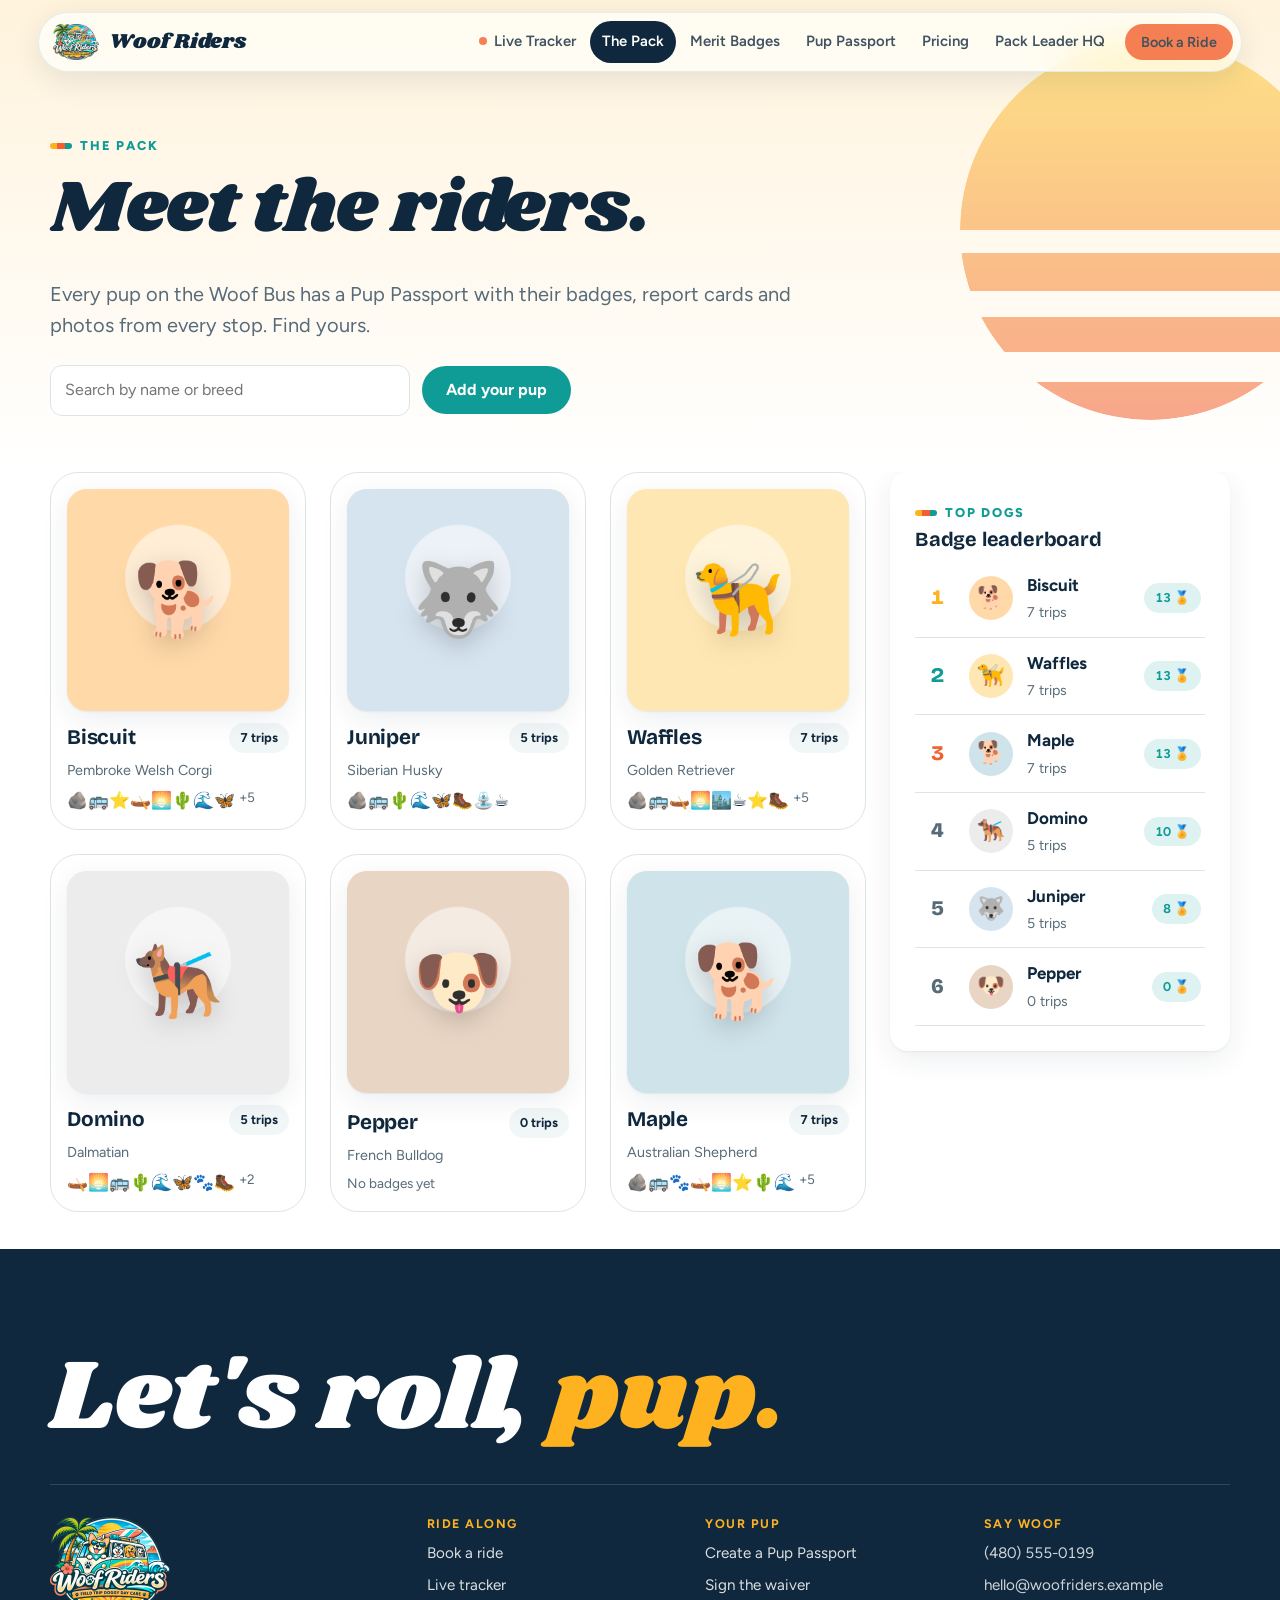
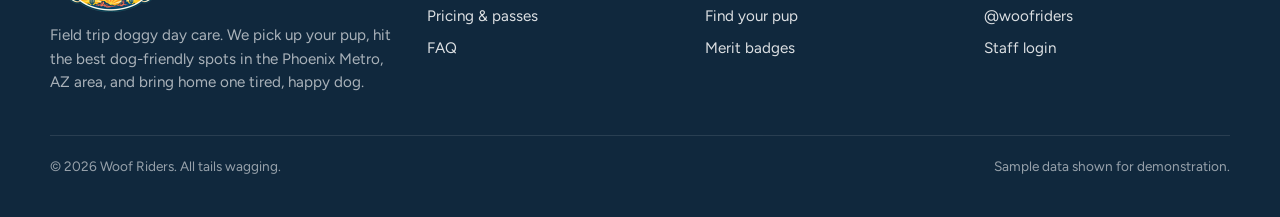
<file: pack.html>
<!doctype html>
<html lang="en">
<head>
<meta charset="utf-8">
<meta name="viewport" content="width=device-width, initial-scale=1, viewport-fit=cover">
<title>The Woof Riders Pack</title>
<meta name="claude:viewport-fit-sides" content="cover">
<link rel="icon" href="assets/favicon.png">
<link rel="preconnect" href="https://fonts.googleapis.com">
<link rel="preconnect" href="https://fonts.gstatic.com" crossorigin>
<link rel="stylesheet" href="https://fonts.googleapis.com/css2?family=Bricolage+Grotesque:opsz,wght@12..96,600;12..96,700;12..96,800&family=Figtree:wght@400;500;600;700&family=Shrikhand&display=swap">
<link rel="stylesheet" href="css/styles.css">
</head>
<body>
<div id="site-header"></div>
<main>
  <header class="page-head">
    <div class="wrap stack">
      <p class="eyebrow">The Pack</p>
      <h1>Meet the riders.</h1>
      <p class="lede">Every pup on the Woof Bus has a Pup Passport with their badges, report cards and photos from every stop. Find yours.</p>
      <div class="row" style="margin-top:8px">
        <input type="text" id="search" placeholder="Search by name or breed" aria-label="Search pups" style="max-width:360px">
        <a class="btn sea" href="join.html">Add your pup</a>
      </div>
    </div>
  </header>
  <section class="wrap" style="padding-bottom:96px">
    <div class="grid" style="grid-template-columns:minmax(0,1fr) 340px; align-items:start" id="pack-layout">
      <div class="grid g3" id="pups"></div>
      <aside class="card raised">
        <p class="eyebrow">Top Dogs</p>
        <h3 style="margin:6px 0 10px">Badge leaderboard</h3>
        <div id="leaders"></div>
      </aside>
    </div>
  </section>
</main>
<div id="site-footer"></div>
<script src="js/data.js"></script>
<script src="js/app.js"></script>
<script>
(function () {
  const S = WR.state;
  const rows = S.dogs.map((d) => ({ d, badges: WR.earnedBadges(d.id), trips: WR.dogTrips(d.id).length }));
  function render(q) {
    q = (q || "").toLowerCase();
    const list = rows.filter((r) => !q || (r.d.name + " " + r.d.breed).toLowerCase().includes(q));
    document.getElementById("pups").innerHTML = list.length ? list.map(({ d, badges, trips }) => `
      <a class="pup-card" href="pup.html#${d.id}">
        <div class="pup-photo">${WR.dogPhoto(d)}</div>
        <div class="stack" style="gap:6px">
          <div class="row between"><h3>${WR.esc(d.name)}</h3><span class="pill num">${trips} trip${trips === 1 ? "" : "s"}</span></div>
          <p class="muted" style="font-size:.9rem">${WR.esc(d.breed)}</p>
          <div class="mini-badges" aria-label="${badges.size} badges">${[...badges.keys()].slice(0, 8).map((id) => WR.badge(id).emoji).join("") || '<span class="muted" style="font-size:.85rem">No badges yet</span>'}${badges.size > 8 ? `<span class="muted" style="font-size:.85rem">+${badges.size - 8}</span>` : ""}</div>
        </div>
      </a>`).join("") : `<div class="empty" style="grid-column:1/-1"><strong>No pups match "${WR.esc(q)}"</strong><a href="join.html">Create a Pup Passport</a></div>`;
  }
  document.getElementById("search").addEventListener("input", (e) => render(e.target.value));
  render();
  document.getElementById("leaders").innerHTML = rows.slice().sort((a, b) => b.badges.size - a.badges.size || b.trips - a.trips).slice(0, 6).map((r, i) => `
    <a class="leader" href="pup.html#${r.d.id}"><span class="rank">${i + 1}</span><span class="avatar" style="background:${r.d.avatarBg || "var(--sun-soft)"}">${r.d.photo ? `<img src="${r.d.photo}" alt="">` : r.d.emoji}</span>
    <span><strong>${WR.esc(r.d.name)}</strong><br><small class="muted">${r.trips} trips</small></span><span class="pill sea num">${r.badges.size} 🏅</span></a>`).join("");
  const mq = matchMedia("(max-width: 960px)");
  const lay = () => (document.getElementById("pack-layout").style.gridTemplateColumns = mq.matches ? "minmax(0,1fr)" : "minmax(0,1fr) 340px");
  mq.addEventListener("change", lay); lay();
})();
</script>
</body>
</html>
</file>
<file: css/styles.css>
/* =========================================================
   Woof Riders — design system
   Layout concept: "retro surf-van road trip". Apple-style space
   and confident type, dressed in the logo's 70s van stripes,
   a striped retro sun, sticker-style art, stitched merit-badge
   patches, highway signs and bus tickets. Content sits in a
   centered 1180px column; colored bands span the full width.
   ========================================================= */
:root {
  /* Color */
  --bg: #ffffff;
  --bg-alt: #f1f6f7;          /* cool sea-tinted neutral */
  --surface: #ffffff;
  --ink: #10283d;             /* navy from the logo outline */
  --muted: #576b79;
  --line: #dbe5e9;
  --sea: #0f9c96;             /* van teal */
  --sea-soft: #def3f1;
  --sunset: #f2602f;          /* sunset orange */
  --sunset-soft: #fde7dd;
  --sun: #ffb21f;             /* sun yellow */
  --sun-soft: #fff1d1;
  --good: #1d8a4e;
  --warn: #b7791f;
  --bad: #c2412d;
  --on-accent: #ffffff;
  --shadow: 0 1px 2px rgba(16, 40, 61, .06), 0 8px 28px rgba(16, 40, 61, .08);
  --glass: rgba(255, 255, 255, .72);
  --sky-1: #fff3dc;           /* hero sky, top */
  --sky-2: #ffd7b0;           /* hero sky, horizon */
  --coral: #f2545b;
  --sash: #d9c08a;            /* scout-sash khaki */
  --sash-ink: #5b4a22;
  --road: #1d2630;
  --sign: #0d6b3f;            /* highway-sign green */
  --paper: #fbf5e6;           /* passport paper */
  --paper-line: rgba(91, 74, 34, .10);

  /* Type */
  --font-display: "Bricolage Grotesque", "Figtree", system-ui, sans-serif;
  --font-body: "Figtree", system-ui, -apple-system, "Segoe UI", sans-serif;
  --font-script: "Shrikhand", "Bricolage Grotesque", Georgia, serif;   /* 70s van lettering */

  --step--1: .875rem;
  --step-0: 1.0625rem;
  --step-1: 1.25rem;
  --step-2: clamp(1.5rem, 1.2rem + 1.2vw, 2rem);
  --step-3: clamp(2rem, 1.4rem + 2.4vw, 3.25rem);
  --step-4: clamp(2.6rem, 1.6rem + 4.4vw, 5.25rem);

  --radius: 18px;
  --radius-lg: 28px;
  --wrap: 1180px;
}
@media (prefers-color-scheme: dark) {
  :root:not([data-theme="light"]) {
    --bg: #0a1520; --bg-alt: #0f1d29; --surface: #13263a; --ink: #edf4f7; --muted: #9db1bf;
    --line: #24394c; --sea: #2ec7bf; --sea-soft: #12343a; --sunset: #ff7b4b; --sunset-soft: #3a2219;
    --sun: #ffc548; --sun-soft: #3a2e12; --good: #4cc983; --warn: #e3a94a; --bad: #ff7b66;
    --on-accent: #0a1520; --shadow: 0 1px 2px rgba(0,0,0,.4), 0 10px 30px rgba(0,0,0,.35);
    --glass: rgba(10, 21, 32, .72); --sky-1: #1a1838; --sky-2: #4a2340; --coral: #ff6b70; --sash: #6b5a33; --sash-ink: #f5e6c2;
    --road: #111820; --sign: #0f7a48; --paper: #1c2530; --paper-line: rgba(255, 255, 255, .05); color-scheme: dark;
  }
}
:root[data-theme="dark"] {
  --bg: #0a1520; --bg-alt: #0f1d29; --surface: #13263a; --ink: #edf4f7; --muted: #9db1bf;
  --line: #24394c; --sea: #2ec7bf; --sea-soft: #12343a; --sunset: #ff7b4b; --sunset-soft: #3a2219;
  --sun: #ffc548; --sun-soft: #3a2e12; --good: #4cc983; --warn: #e3a94a; --bad: #ff7b66;
  --on-accent: #0a1520; --shadow: 0 1px 2px rgba(0,0,0,.4), 0 10px 30px rgba(0,0,0,.35);
  --glass: rgba(10, 21, 32, .72); --sky-1: #1a1838; --sky-2: #4a2340; --coral: #ff6b70; --sash: #6b5a33; --sash-ink: #f5e6c2;
  --road: #111820; --sign: #0f7a48; --paper: #1c2530; --paper-line: rgba(255, 255, 255, .05); color-scheme: dark;
}

*, *::before, *::after { box-sizing: border-box; }
html { -webkit-text-size-adjust: 100%; scroll-behavior: smooth; }
body {
  margin: 0; background: var(--bg); color: var(--ink);
  font-family: var(--font-body); font-size: var(--step-0); line-height: 1.55;
  -webkit-font-smoothing: antialiased; overflow-x: hidden;
}
body::before { content: ""; position: fixed; inset: 0 0 auto; height: env(safe-area-inset-top, 0px); z-index: 60; background: var(--glass); }
img { max-width: 100%; height: auto; display: block; }
main { overflow-x: clip; }
[hidden] { display: none !important; }
a { color: var(--sea); text-decoration-thickness: .08em; text-underline-offset: .18em; }
h1, h2, h3, h4 { font-family: var(--font-display); line-height: 1.05; letter-spacing: -.02em; margin: 0; text-wrap: balance; }
h1 { font-family: var(--font-script); font-size: var(--step-4); font-weight: 400; letter-spacing: -.005em; line-height: 1.02; }
h2 { font-size: var(--step-3); font-weight: 800; }
h3 { font-size: var(--step-1); font-weight: 700; letter-spacing: -.01em; }
p { margin: 0; }
:focus-visible { outline: 3px solid var(--sun); outline-offset: 2px; border-radius: 6px; }
.script { font-family: var(--font-script); font-weight: 400; letter-spacing: 0; color: var(--sunset); }
h1 .script { color: var(--sunset); }
.muted { color: var(--muted); }
.num { font-variant-numeric: tabular-nums; }
.sr-only { position: absolute; width: 1px; height: 1px; overflow: hidden; clip: rect(0 0 0 0); white-space: nowrap; }

/* ---------- layout ---------- */
.wrap {
  max-width: calc(var(--wrap) + 2 * 24px); margin-inline: auto;
  padding-left: max(24px, env(safe-area-inset-left, 0px));
  padding-right: max(24px, env(safe-area-inset-right, 0px));
}
@media (max-width: 520px) {
  .wrap { padding-left: max(16px, env(safe-area-inset-left, 0px)); padding-right: max(16px, env(safe-area-inset-right, 0px)); }
}
.band { padding-block: clamp(64px, 9vw, 128px); }
.band.alt { background: var(--bg-alt); }
.band.tight { padding-block: clamp(40px, 6vw, 72px); }
.stack { display: grid; gap: 16px; }
.stack-lg { display: grid; gap: 32px; }
.row { display: flex; gap: 12px; flex-wrap: wrap; align-items: center; }
.between { justify-content: space-between; }
.grid { display: grid; gap: 24px; }
.g2 { grid-template-columns: repeat(2, minmax(0, 1fr)); }
.g3 { grid-template-columns: repeat(3, minmax(0, 1fr)); }
.g4 { grid-template-columns: repeat(4, minmax(0, 1fr)); }
@media (max-width: 960px) { .g4 { grid-template-columns: repeat(2, minmax(0, 1fr)); } .g3 { grid-template-columns: repeat(2, minmax(0, 1fr)); } }
@media (max-width: 640px) { .g2, .g3, .g4 { grid-template-columns: minmax(0, 1fr); } }
.section-head { display: grid; gap: 14px; max-width: 760px; margin-bottom: clamp(32px, 5vw, 56px); }
.section-head.center { margin-inline: auto; text-align: center; justify-items: center; }
.eyebrow { font-weight: 800; font-size: .8rem; letter-spacing: .14em; text-transform: uppercase; color: var(--sea); display: inline-flex; align-items: center; gap: 8px; }
.eyebrow::before { content: ""; width: 22px; height: 6px; border-radius: 3px; background: linear-gradient(90deg, var(--sun) 0 33%, var(--sunset) 33% 66%, var(--sea) 66%); }
.section-head.center .eyebrow, .center > .eyebrow { justify-self: center; }
.lede { font-size: var(--step-1); color: var(--muted); max-width: 62ch; }

/* ---------- nav: floating pill ---------- */
.site-nav {
  position: sticky; top: calc(env(safe-area-inset-top, 0px) + 12px); z-index: 50; margin-top: 12px;
  padding-left: max(16px, env(safe-area-inset-left, 0px)); padding-right: max(16px, env(safe-area-inset-right, 0px));
  pointer-events: none;
}
.nav-pill {
  pointer-events: auto; position: relative; max-width: calc(var(--wrap) + 24px); margin-inline: auto;
  display: flex; align-items: center; gap: 16px; min-height: 60px; padding: 6px 8px 6px 14px; border-radius: 999px;
  background: var(--glass); backdrop-filter: saturate(180%) blur(18px); -webkit-backdrop-filter: saturate(180%) blur(18px);
  border: 1px solid color-mix(in srgb, var(--line) 70%, transparent); box-shadow: 0 8px 30px rgba(16, 40, 61, .10);
}
.brand { display: flex; align-items: center; gap: 10px; text-decoration: none; color: var(--ink); flex-shrink: 0; }
.brand img { width: 46px; height: auto; transition: transform .3s cubic-bezier(.2, 1.6, .4, 1); }
.brand:hover img { transform: rotate(-8deg) scale(1.08); }
.brand span { font-family: var(--font-script); font-size: 1.3rem; color: var(--ink); line-height: 1; }
.nav-links { display: flex; gap: 2px; margin-left: auto; align-items: center; }
.nav-links a { color: var(--ink); text-decoration: none; font-size: .93rem; font-weight: 600; padding: 9px 12px; border-radius: 999px; opacity: .8; transition: background .15s, opacity .15s; }
.nav-links a:hover { opacity: 1; background: color-mix(in srgb, var(--ink) 7%, transparent); }
.nav-links a[aria-current="page"] { opacity: 1; background: var(--ink); color: var(--bg); }
.nav-links .live-link::before { content: ""; display: inline-block; width: 8px; height: 8px; border-radius: 50%; background: var(--sunset); margin-right: 7px; vertical-align: 1px; animation: pulse 1.6s infinite; }
.nav-links .btn { margin-left: 6px; }
.nav-toggle { display: none; margin-left: auto; background: var(--ink); border: 0; color: var(--bg); width: 46px; height: 46px; border-radius: 50%; cursor: pointer; place-items: center; }
@media (max-width: 1060px) {
  .nav-toggle { display: grid; }
  .nav-links { display: none; position: absolute; left: 0; right: 0; top: calc(100% + 8px); flex-direction: column; align-items: stretch; padding: 12px; background: var(--surface); border: 1px solid var(--line); border-radius: 24px; box-shadow: var(--shadow); }
  .nav-links.open { display: flex; }
  .nav-links a { padding: 12px 14px; font-size: 1.05rem; }
  .nav-links .btn { margin: 6px 0 0; justify-content: center; }
}

/* ---------- buttons ---------- */
.btn {
  display: inline-flex; align-items: center; gap: 8px; justify-content: center;
  font: 700 1rem/1 var(--font-body); padding: 14px 22px; border-radius: 999px; border: 2px solid transparent;
  cursor: pointer; text-decoration: none; transition: transform .15s ease, background .15s ease, box-shadow .15s ease;
  background: var(--sunset); color: var(--on-accent);
}
.btn:hover { transform: translateY(-1px); box-shadow: 0 6px 18px color-mix(in srgb, var(--sunset) 35%, transparent); }
.btn:active { transform: translateY(0); }
.btn.sea { background: var(--sea); }
.btn.sea:hover { box-shadow: 0 6px 18px color-mix(in srgb, var(--sea) 35%, transparent); }
.btn.ghost { background: transparent; color: var(--ink); border-color: var(--line); }
.btn.ghost:hover { border-color: var(--ink); box-shadow: none; }
.btn.small { padding: 9px 14px; font-size: .9rem; }
.btn[disabled] { opacity: .45; cursor: not-allowed; transform: none; box-shadow: none; }
.link-arrow { font-weight: 700; color: var(--sea); text-decoration: none; }
.link-arrow::after { content: " \2192"; }
.link-arrow:hover { text-decoration: underline; }

/* ---------- surfaces ---------- */
.card { background: var(--surface); border: 1px solid var(--line); border-radius: var(--radius); padding: 24px; min-width: 0; }
.card.raised { box-shadow: var(--shadow); border-color: transparent; }
.pill { display: inline-flex; align-items: center; gap: 6px; padding: 5px 11px; border-radius: 999px; font-size: .8rem; font-weight: 700; background: var(--bg-alt); color: var(--ink); white-space: nowrap; }
.pill.live { background: var(--sunset-soft); color: var(--sunset); }
.pill.live::before { content: ""; width: 7px; height: 7px; border-radius: 50%; background: currentColor; animation: pulse 1.6s infinite; }
.pill.good { background: color-mix(in srgb, var(--good) 15%, transparent); color: var(--good); }
.pill.warn { background: color-mix(in srgb, var(--warn) 18%, transparent); color: var(--warn); }
.pill.bad { background: color-mix(in srgb, var(--bad) 15%, transparent); color: var(--bad); }
.pill.sea { background: var(--sea-soft); color: var(--sea); }
@keyframes pulse { 0%, 100% { opacity: 1; } 50% { opacity: .35; } }

/* ---------- hero: sunset, retro sun, van stripes ---------- */
.hero { position: relative; overflow: hidden; margin-top: -72px; padding-block: calc(72px + clamp(40px, 6vw, 80px)) clamp(120px, 14vw, 190px);
  background: linear-gradient(180deg, var(--sky-1) 0%, var(--sky-2) 100%); isolation: isolate; }
.hero::after { /* film grain */
  content: ""; position: absolute; inset: 0; z-index: -1; opacity: .35; mix-blend-mode: multiply; pointer-events: none;
  background-image: url("data:image/svg+xml,%3Csvg xmlns='http://www.w3.org/2000/svg' width='160' height='160'%3E%3Cfilter id='n'%3E%3CfeTurbulence type='fractalNoise' baseFrequency='.9' numOctaves='2' stitchTiles='stitch'/%3E%3CfeColorMatrix values='0 0 0 0 .5 0 0 0 0 .35 0 0 0 0 .2 0 0 0 .18 0'/%3E%3C/filter%3E%3Crect width='100%25' height='100%25' filter='url(%23n)'/%3E%3C/svg%3E");
}
.retro-sun { position: absolute; z-index: -2; width: min(62vw, 720px); aspect-ratio: 1; max-width: 100%; right: -8%; top: 4%; border-radius: 50%;
  background: linear-gradient(180deg, #ffd23f 0%, #ffa62b 45%, #f2602f 80%, #f2545b 100%);
  -webkit-mask: linear-gradient(#000 0 52%, transparent 52% 55%, #000 55% 63%, transparent 63% 67%, #000 67% 74%, transparent 74% 79%, #000 79% 85%, transparent 85% 91%, #000 91%);
          mask: linear-gradient(#000 0 52%, transparent 52% 55%, #000 55% 63%, transparent 63% 67%, #000 67% 74%, transparent 74% 79%, #000 79% 85%, transparent 85% 91%, #000 91%);
  animation: rise 1.4s cubic-bezier(.2, .8, .2, 1) both; }
@keyframes rise { from { transform: translateY(14%); } to { transform: none; } }
.van-stripes { position: absolute; left: 0; right: 0; bottom: 0; width: 100%; height: clamp(110px, 14vw, 200px); z-index: -1; display: block; }
.hero-grid { display: grid; grid-template-columns: minmax(0, 1.1fr) minmax(0, .9fr); gap: clamp(24px, 4vw, 64px); align-items: center; }
.hero-kicker { display: inline-flex; align-items: center; gap: 8px; padding: 7px 14px 7px 8px; border-radius: 999px; background: var(--ink); color: var(--bg); font-weight: 700; font-size: .88rem; }
.hero-kicker b { background: var(--sun); color: #10283d; border-radius: 999px; padding: 2px 9px; font-size: .78rem; }
.mega { font-size: clamp(3.1rem, 1.6rem + 6.4vw, 7.4rem); line-height: .92; margin-top: 22px; color: var(--ink); }
.mega .pop { color: var(--sunset); display: inline-block; position: relative; }
.mega .pop::after { /* hand-drawn underline swoosh */
  content: ""; position: absolute; left: 2%; right: -2%; bottom: -.12em; height: .2em;
  background: url("data:image/svg+xml,%3Csvg xmlns='http://www.w3.org/2000/svg' viewBox='0 0 300 24' preserveAspectRatio='none'%3E%3Cpath d='M4 16 C 70 4, 150 4, 296 12' fill='none' stroke='%230f9c96' stroke-width='8' stroke-linecap='round'/%3E%3C/svg%3E") center/100% 100% no-repeat; }
.hero .lede { margin-top: 30px; color: color-mix(in srgb, var(--ink) 78%, transparent); }
.hero .row { margin-top: 30px; }
.hero-art { position: relative; }
.sticker { filter: drop-shadow(0 0 0 #fff) drop-shadow(3px 0 0 #fff) drop-shadow(-3px 0 0 #fff) drop-shadow(0 3px 0 #fff) drop-shadow(0 -3px 0 #fff) drop-shadow(0 18px 24px rgba(16, 40, 61, .25)); }
.hero-art > img { width: 100%; transform: rotate(-4deg); animation: cruise 6s ease-in-out infinite; }
@keyframes cruise { 0%, 100% { transform: rotate(-4deg) translateY(0); } 50% { transform: rotate(-2.5deg) translateY(-10px); } }
.float-patch { position: absolute; width: clamp(64px, 8vw, 92px); aspect-ratio: 1; animation: bob 5s ease-in-out infinite; }
.float-patch .medal { width: 100%; height: 100%; font-size: clamp(1.6rem, 2.6vw, 2.3rem); }
.float-patch.p1 { left: -4%; top: 6%; --r: -12deg; }
.float-patch.p2 { right: 2%; top: -2%; --r: 10deg; animation-delay: -1.6s; }
.float-patch.p3 { left: 8%; bottom: -6%; --r: 6deg; animation-delay: -3s; }
@keyframes bob { 0%, 100% { transform: rotate(var(--r)) translateY(0); } 50% { transform: rotate(calc(var(--r) * -1)) translateY(-8px); } }
@media (max-width: 860px) { .hero-grid { grid-template-columns: minmax(0, 1fr); } .hero-art { max-width: 460px; margin: 12px auto 0; width: 100%; } .retro-sun { width: 120vw; right: -50%; top: auto; bottom: 90px; } }
.trust-row { display: flex; gap: 10px; flex-wrap: wrap; margin-top: 34px; }
.trust-row div { background: color-mix(in srgb, var(--surface) 70%, transparent); border: 1px solid color-mix(in srgb, var(--ink) 12%, transparent); border-radius: 16px; padding: 10px 14px; font-size: .85rem; color: var(--muted); font-weight: 600; backdrop-filter: blur(6px); }
.trust-row strong { display: block; font-family: var(--font-display); font-size: 1.35rem; color: var(--ink); line-height: 1.1; font-weight: 800; }

/* ticker of stop names */
.marquee { background: var(--ink); color: var(--bg); overflow: hidden; padding-block: 16px; position: relative; z-index: 2; transform: rotate(-1.4deg); margin: -34px -10px 0; box-shadow: 0 10px 30px rgba(16, 40, 61, .2); }
.marquee-track { display: flex; gap: 0; width: max-content; animation: ticker 38s linear infinite; }
.marquee span { font-family: var(--font-script); font-size: clamp(1.2rem, 2vw, 1.6rem); white-space: nowrap; padding-inline: 22px; display: inline-flex; align-items: center; gap: 22px; }
.marquee span::after { content: "\2733"; color: var(--sun); font-family: var(--font-body); font-size: .9em; }
@keyframes ticker { to { transform: translateX(-50%); } }

/* live strip */
.live-strip { display: flex; gap: 16px; align-items: center; flex-wrap: wrap; justify-content: space-between; padding: 14px 14px 14px 22px; border-radius: 999px; background: var(--surface); border: 1px solid var(--line); box-shadow: var(--shadow); }
.live-strip p { font-weight: 600; }
@media (max-width: 640px) { .live-strip { border-radius: 24px; } }

/* ---------- bento tiles ---------- */
.bento { display: grid; gap: 18px; grid-template-columns: repeat(4, minmax(0, 1fr)); grid-auto-rows: minmax(220px, auto); }
.tile { position: relative; overflow: hidden; border-radius: var(--radius-lg); padding: clamp(22px, 2.6vw, 32px); display: flex; flex-direction: column; gap: 10px; min-width: 0; text-decoration: none; color: var(--ink);
  background: var(--surface); border: 1px solid var(--line); transition: transform .35s cubic-bezier(.2, 1.4, .4, 1), box-shadow .35s; }
.tile:hover { transform: translateY(-4px) rotate(-.4deg); box-shadow: var(--shadow); }
.tile p { color: color-mix(in srgb, currentColor 78%, transparent); max-width: 40ch; }
.tile h3 { font-size: 1.45rem; letter-spacing: -.02em; }
.tile .art { align-self: flex-end; margin-bottom: auto; padding-bottom: 8px; font-size: clamp(2.6rem, 4vw, 3.4rem); transform: rotate(10deg); line-height: 1; transition: transform .4s cubic-bezier(.2, 1.6, .4, 1); }
.tile .go { margin-top: 4px; font-weight: 800; font-size: .92rem; color: var(--sea); }
.tile .go::after { content: " \2192"; display: inline-block; transition: transform .2s; }
.tile:hover .go::after { transform: translateX(4px); }
.tile.ink .go, .tile.feature .go { color: var(--sun); }
.tile:hover .art { transform: rotate(-6deg) scale(1.12); }
.tile .tag { align-self: flex-start; font-size: .75rem; font-weight: 800; letter-spacing: .1em; text-transform: uppercase; padding: 5px 10px; border-radius: 999px; background: color-mix(in srgb, currentColor 12%, transparent); }
.tile.sun { background: var(--sun-soft); border-color: transparent; }
.tile.sunset { background: var(--sunset-soft); border-color: transparent; }
.tile.sea { background: var(--sea-soft); border-color: transparent; }
.tile.ink { background: var(--ink); color: var(--bg); border-color: transparent; }
.tile.feature { grid-column: span 2; grid-row: span 2; color: #fff; border: 0; align-content: end;
  background: radial-gradient(circle at 80% 18%, #ffd23f 0 9%, transparent 9.4%), linear-gradient(160deg, #0f9c96 0%, #0b6f86 55%, #10283d 100%); }
.tile.feature h3 { font-family: var(--font-script); font-weight: 400; font-size: clamp(2rem, 3.4vw, 3rem); letter-spacing: 0; }
.mini-map { display: block; width: calc(100% + 2 * clamp(22px, 2.6vw, 32px)); max-width: none; margin: calc(-1 * clamp(22px, 2.6vw, 32px)) calc(-1 * clamp(22px, 2.6vw, 32px)) auto; aspect-ratio: 660 / 260; height: auto; flex-shrink: 0; }
.mini-map path.route { fill: none; stroke: #fff; stroke-width: 4; stroke-linecap: round; stroke-dasharray: 2 12; opacity: .85; }
.mini-map .bus { animation: drive 7s ease-in-out infinite alternate; offset-path: path("M60 200 C 160 90, 250 230, 360 120 S 520 60, 600 150"); }
@keyframes drive { from { offset-distance: 0%; } to { offset-distance: 100%; } }
.tile.wide { grid-column: span 2; }
@media (max-width: 960px) { .bento { grid-template-columns: repeat(2, minmax(0, 1fr)); } .tile.feature { grid-row: span 1; min-height: 360px; } }
@media (max-width: 600px) { .bento { grid-template-columns: minmax(0, 1fr); } .tile.feature, .tile.wide { grid-column: auto; } }

/* ---------- the road: a day on the bus ---------- */
.road-band { background: var(--road); color: #f3efe6; position: relative; overflow: hidden; }
.road-band .eyebrow { color: var(--sun); }
.road-band h2 { color: #fff; }
.road-band .lede { color: #b9c3cc; }
.day-line { display: grid; grid-template-columns: repeat(5, minmax(0, 1fr)); gap: 18px; position: relative; padding-top: 30px; }
.day-line::before { content: ""; position: absolute; left: -50vw; right: -50vw; top: 108px; height: 10px; background: repeating-linear-gradient(90deg, #ffc548 0 46px, transparent 46px 80px); opacity: .9; }
.day-stop { position: relative; display: grid; gap: 10px; align-content: start; }
.day-stop time { justify-self: start; background: var(--sign); color: #fff; font: 800 1.15rem var(--font-display); padding: 14px 16px 12px; border-radius: 10px; border: 3px solid #fff; box-shadow: 0 0 0 3px var(--sign), 0 12px 24px rgba(0,0,0,.35); font-variant-numeric: tabular-nums; line-height: 1; margin-bottom: 38px; position: relative; }
.day-stop time::after { content: ""; position: absolute; left: 50%; top: 100%; width: 6px; height: 30px; margin-left: -3px; background: #8a96a3; transform: translateY(6px); z-index: -1; }
.day-stop h3 { color: #fff; }
.day-stop p { color: #b9c3cc; font-size: .95rem; }
.day-stop .emoji { font-size: 1.8rem; line-height: 1; }
@media (max-width: 860px) {
  .day-line { grid-template-columns: minmax(0, 1fr); gap: 26px; padding-top: 0; }
  .day-line::before { left: 52px; right: auto; top: 0; bottom: 0; width: 10px; height: auto; background: repeating-linear-gradient(180deg, #ffc548 0 46px, transparent 46px 80px); }
  .day-stop { grid-template-columns: 112px minmax(0, 1fr); column-gap: 18px; align-items: start; }
  .day-stop time { grid-row: span 3; margin-bottom: 0; justify-self: center; }
  .day-stop time::after { display: none; }
}

/* ---------- merit badges: stitched patches ---------- */
.badge-grid { display: grid; gap: 22px; grid-template-columns: repeat(auto-fill, minmax(150px, 1fr)); }
.badge-grid.compact { grid-template-columns: repeat(auto-fill, minmax(108px, 1fr)); gap: 14px; }
.badge { display: grid; justify-items: center; text-align: center; gap: 10px; min-width: 0; }
.medal {
  --c: var(--sea);
  width: 108px; height: 108px; border-radius: 50%; display: grid; place-items: center; position: relative;
  background:
    repeating-linear-gradient(45deg, rgba(255,255,255,.07) 0 2px, transparent 2px 5px),
    radial-gradient(circle at 35% 28%, color-mix(in srgb, var(--c) 45%, #fff) 0%, var(--c) 72%);
  border: 7px solid color-mix(in srgb, var(--c) 62%, #000);
  box-shadow: 0 0 0 2px color-mix(in srgb, var(--c) 40%, #000), 0 8px 0 -2px color-mix(in srgb, var(--c) 40%, #000), 0 14px 22px rgba(16, 40, 61, .22);
  font-size: 2.7rem; line-height: 1; transition: transform .4s cubic-bezier(.2, 1.6, .4, 1);
}
.medal::after { content: ""; position: absolute; inset: 3px; border-radius: 50%; border: 2.5px dashed rgba(255,255,255,.75); pointer-events: none; }
.badge:hover .medal { transform: rotate(-10deg) scale(1.06); }
.compact .medal { width: 84px; height: 84px; font-size: 2rem; border-width: 6px; }
.badge.locked .medal { filter: grayscale(1); opacity: .3; box-shadow: none; }
.badge.locked .medal::before { content: "\1F512"; position: absolute; right: -6px; bottom: -6px; font-size: 1rem; background: var(--surface); border-radius: 50%; padding: 5px; }
.badge h4 { font-family: var(--font-display); font-size: 1rem; letter-spacing: -.01em; font-weight: 800; }
.badge small { color: var(--muted); font-size: .82rem; line-height: 1.35; }

/* the scout sash on the home page */
.sash { background: var(--sash); color: var(--sash-ink); transform: rotate(-2deg); margin-inline: -4vw; padding-block: 40px; position: relative;
  box-shadow: inset 0 10px 0 -4px color-mix(in srgb, var(--sash) 70%, #000), inset 0 -10px 0 -4px color-mix(in srgb, var(--sash) 70%, #000); }
.sash::before, .sash::after { content: ""; position: absolute; left: 0; right: 0; border-top: 2.5px dashed color-mix(in srgb, var(--sash-ink) 45%, transparent); }
.sash::before { top: 14px; } .sash::after { bottom: 14px; }
.sash-track { display: flex; gap: clamp(20px, 3vw, 44px); width: max-content; animation: ticker 50s linear infinite; padding-inline: 20px; }
.sash:hover .sash-track { animation-play-state: paused; }
.sash .badge { width: 130px; text-decoration: none; }
.sash .badge h4 { color: var(--sash-ink); }
.sash .badge:nth-child(odd) .medal { transform: rotate(-6deg); }
.sash .badge:nth-child(even) .medal { transform: rotate(5deg); }

/* ---------- pricing: bus tickets ---------- */
.tickets { display: grid; gap: 26px; grid-template-columns: repeat(3, minmax(0, 1fr)); align-items: stretch; }
@media (max-width: 960px) { .tickets { grid-template-columns: minmax(0, 1fr); max-width: 520px; margin-inline: auto; } }
.ticket { --t: var(--surface); --hole: var(--bg-alt); position: relative; background: var(--t); border-radius: 22px; display: grid; grid-template-rows: auto auto 1fr; min-width: 0;
  box-shadow: 0 1px 0 var(--line), 0 18px 40px rgba(16, 40, 61, .10); transition: transform .35s cubic-bezier(.2, 1.4, .4, 1); }
.ticket:hover { transform: translateY(-6px) rotate(-.6deg); }
.ticket-top { padding: 26px 26px 22px; display: grid; gap: 8px; position: relative; }
.ticket-top .admit { font-size: .72rem; font-weight: 800; letter-spacing: .18em; text-transform: uppercase; opacity: .7; }
.ticket-top h3 { font-size: 1.4rem; }
.ticket .price { font-family: var(--font-script); font-size: 3.4rem; line-height: 1; letter-spacing: 0; }
.ticket .price small { font-family: var(--font-body); font-size: 1rem; font-weight: 600; opacity: .7; }
.perf { position: relative; height: 0; border-top: 3px dashed color-mix(in srgb, currentColor 22%, transparent); margin-inline: 22px; }
.perf::before, .perf::after { content: ""; position: absolute; top: -17px; width: 32px; height: 32px; border-radius: 50%; background: var(--hole); }
.perf::before { left: -40px; } .perf::after { right: -40px; }
.ticket-body { padding: 22px 26px 26px; display: grid; gap: 18px; align-content: space-between; }
.ticket ul { margin: 0; padding: 0; list-style: none; display: grid; gap: 10px; }
.ticket li { padding-left: 28px; position: relative; }
.ticket li::before { content: "\1F43E"; position: absolute; left: 0; top: 0; font-size: .95rem; }
.ticket.best .ticket-top { padding-top: 64px; }
.ticket.best { --t: var(--ink); color: var(--bg); transform: translateY(-10px) rotate(1deg); }
.ticket.best:hover { transform: translateY(-14px) rotate(.2deg); }
.ticket.best .price { color: var(--sun); }
.ticket .stamp { position: absolute; top: 18px; right: 18px; font: 800 .72rem var(--font-body); letter-spacing: .12em; text-transform: uppercase; color: var(--sunset); border: 2.5px solid currentColor; border-radius: 10px; padding: 6px 9px; transform: rotate(8deg); }
.ticket.best .stamp { color: var(--sun); }
.ticket.best .btn.ghost { color: var(--bg); border-color: color-mix(in srgb, var(--bg) 35%, transparent); }

/* older price-card class kept for inner pages */
.price-card { display: grid; gap: 16px; align-content: start; }

/* ---------- quotes / faq ---------- */
.quote { display: grid; gap: 16px; align-content: space-between; }
.quote blockquote { margin: 0; font-size: 1.15rem; line-height: 1.5; }
.quote cite { font-style: normal; font-weight: 700; display: flex; gap: 12px; align-items: center; }
.quote cite span { font-weight: 500; color: var(--muted); display: block; font-size: .9rem; }
.avatar { width: 44px; height: 44px; border-radius: 50%; display: grid; place-items: center; font-size: 1.4rem; background: var(--sun-soft); flex-shrink: 0; overflow: hidden; }
.avatar img { width: 100%; height: 100%; object-fit: cover; }
details.faq { border-bottom: 1px solid var(--line); padding-block: 20px; }
details.faq summary { cursor: pointer; list-style: none; font-family: var(--font-display); font-weight: 700; font-size: 1.2rem; display: flex; justify-content: space-between; gap: 16px; }
details.faq summary::-webkit-details-marker { display: none; }
details.faq summary::after { content: "+"; color: var(--sea); font-size: 1.6rem; line-height: 1; transition: transform .2s; }
details.faq[open] summary::after { transform: rotate(45deg); }
details.faq p { margin-top: 12px; color: var(--muted); max-width: 70ch; }

/* ---------- CTA band ---------- */
.cta-band { color: #10283d; border-radius: 36px; padding: clamp(32px, 6vw, 72px); display: grid; grid-template-columns: minmax(0, 1.4fr) minmax(0, 1fr); gap: 32px; align-items: center; overflow: hidden; position: relative; isolation: isolate;
  background: linear-gradient(180deg, #ffe08a 0%, #ffb44c 100%); padding-bottom: calc(clamp(32px, 6vw, 72px) + 70px); }
.cta-band::before { content: ""; position: absolute; inset: auto -10% -70px -10%; height: 150px; z-index: -1;
  background: repeating-linear-gradient(180deg, #f2602f 0 22px, #f2545b 22px 44px, #0f9c96 44px 66px, transparent 66px 76px); border-radius: 50% 50% 0 0; transform: rotate(-3deg); opacity: .9; }
.cta-band h2 { color: inherit; font-family: var(--font-script); font-weight: 400; font-size: clamp(2.4rem, 1.6rem + 3.4vw, 4.4rem); letter-spacing: 0; }
.cta-band p { margin-top: 14px; font-weight: 600; max-width: 46ch; }
.cta-band .row { justify-content: flex-end; }
.cta-band .btn { background: #10283d; color: #fff; }
.cta-band .btn.ghost { background: #fff; color: #10283d; border-color: #fff; }
@media (max-width: 760px) { .cta-band { grid-template-columns: minmax(0, 1fr); } .cta-band .row { justify-content: flex-start; } }

/* ---------- page header (inner pages) ---------- */
.page-head { margin-top: -72px; padding-block: calc(72px + clamp(36px, 5vw, 72px)) clamp(36px, 5vw, 56px); position: relative; isolation: isolate; overflow: hidden;
  background: linear-gradient(180deg, var(--sky-1) 0%, var(--bg) 100%); }
.page-head::before { content: ""; position: absolute; z-index: -1; width: 380px; aspect-ratio: 1; max-width: 70%; right: -60px; top: 40px; border-radius: 50%;
  background: linear-gradient(180deg, #ffd23f, #f2602f); opacity: .55;
  -webkit-mask: linear-gradient(#000 0 50%, transparent 50% 56%, #000 56% 66%, transparent 66% 73%, #000 73% 82%, transparent 82% 90%, #000 90%);
          mask: linear-gradient(#000 0 50%, transparent 50% 56%, #000 56% 66%, transparent 66% 73%, #000 73% 82%, transparent 82% 90%, #000 90%); }
.page-head .lede { margin-top: 16px; }
.page-head h1 { font-size: clamp(2.4rem, 1.4rem + 4vw, 4.6rem); }

/* ---------- forms ---------- */
.form-card { background: var(--surface); border: 1px solid var(--line); border-radius: var(--radius-lg); padding: clamp(20px, 4vw, 40px); }
fieldset { border: 0; padding: 0; margin: 0; display: grid; gap: 18px; min-width: 0; }
legend { font-family: var(--font-display); font-weight: 800; font-size: var(--step-2); letter-spacing: -.02em; margin-bottom: 4px; padding: 0; }
.fields { display: grid; gap: 16px; grid-template-columns: repeat(2, minmax(0, 1fr)); }
.fields .full { grid-column: 1 / -1; }
@media (max-width: 640px) { .fields { grid-template-columns: minmax(0, 1fr); } }
.field { display: grid; gap: 6px; min-width: 0; }
.field label, .label { font-weight: 700; font-size: .92rem; }
.field .hint { font-size: .85rem; color: var(--muted); }
input[type="text"], input[type="email"], input[type="tel"], input[type="number"], input[type="date"], input[type="time"], input[type="url"], input[type="password"], select, textarea {
  font: inherit; font-size: 1rem; color: var(--ink); background: var(--bg); border: 1.5px solid var(--line); border-radius: 12px; padding: 12px 14px; width: 100%; min-width: 0;
}
textarea { min-height: 96px; resize: vertical; }
input:focus, select:focus, textarea:focus { outline: none; border-color: var(--sea); box-shadow: 0 0 0 4px color-mix(in srgb, var(--sea) 20%, transparent); }
input:user-invalid, select:user-invalid, textarea:user-invalid { border-color: var(--bad); }
.check { display: flex; gap: 12px; align-items: flex-start; font-size: .97rem; cursor: pointer; }
.check input { width: 20px; height: 20px; margin-top: 2px; accent-color: var(--sea); flex-shrink: 0; }
.choice-grid { display: grid; gap: 12px; grid-template-columns: repeat(auto-fill, minmax(200px, 1fr)); }
.choice { position: relative; }
.choice input { position: absolute; opacity: 0; inset: 0; cursor: pointer; }
.choice .face { border: 2px solid var(--line); border-radius: 16px; padding: 16px; display: grid; gap: 4px; background: var(--bg); transition: border-color .15s, background .15s; height: 100%; }
.choice input:checked + .face { border-color: var(--sea); background: var(--sea-soft); }
.choice input:focus-visible + .face { outline: 3px solid var(--sun); outline-offset: 2px; }
.choice input:disabled + .face { opacity: .45; }
.choice .face strong { font-family: var(--font-display); }
.choice .face small { color: var(--muted); }
.chips { display: flex; flex-wrap: wrap; gap: 8px; }
.chip { position: relative; }
.chip input { position: absolute; opacity: 0; inset: 0; cursor: pointer; }
.chip span { display: inline-block; padding: 8px 14px; border-radius: 999px; border: 1.5px solid var(--line); font-weight: 600; font-size: .92rem; background: var(--bg); }
.chip input:checked + span { background: var(--ink); color: var(--bg); border-color: var(--ink); }
.chip input:focus-visible + span { outline: 3px solid var(--sun); outline-offset: 2px; }
.photo-drop { display: grid; place-items: center; gap: 8px; text-align: center; border: 2px dashed var(--line); border-radius: 18px; padding: 20px; cursor: pointer; color: var(--muted); min-height: 160px; background: var(--bg); position: relative; overflow: hidden; }
.photo-drop:hover { border-color: var(--sea); }
.photo-drop img { position: absolute; inset: 0; width: 100%; height: 100%; object-fit: cover; }
.photo-drop input { position: absolute; inset: 0; opacity: 0; cursor: pointer; }

/* stepper */
.steps { display: flex; gap: 8px; flex-wrap: wrap; margin-bottom: 28px; padding: 0; list-style: none; counter-reset: s; }
.steps li { counter-increment: s; display: flex; align-items: center; gap: 8px; font-weight: 700; font-size: .92rem; color: var(--muted); padding: 8px 14px 8px 8px; border-radius: 999px; background: var(--bg-alt); }
.steps li::before { content: counter(s); width: 26px; height: 26px; border-radius: 50%; display: grid; place-items: center; background: var(--line); color: var(--ink); font-size: .85rem; }
.steps li.active { color: var(--ink); background: var(--sea-soft); }
.steps li.active::before { background: var(--sea); color: #fff; }
.steps li.done::before { content: "\2713"; background: var(--good); color: #fff; }

/* waiver */
.waiver-text { max-height: 380px; overflow: auto; border: 1px solid var(--line); border-radius: 14px; padding: 20px 22px; background: var(--bg-alt); font-size: .95rem; }
.waiver-text h4 { font-family: var(--font-display); font-size: 1.05rem; margin: 18px 0 6px; }
.waiver-text h4:first-child { margin-top: 0; }
.waiver-text p { margin-bottom: 8px; color: var(--ink); }
.initial-row { display: grid; grid-template-columns: minmax(0, 1fr) 90px; gap: 14px; align-items: center; padding-block: 12px; border-bottom: 1px solid var(--line); }
.initial-row input { text-align: center; text-transform: uppercase; font-weight: 700; letter-spacing: .1em; }
.sig-pad { position: relative; border: 2px solid var(--line); border-radius: 16px; background: var(--bg); touch-action: none; }
.sig-pad canvas { width: 100%; height: 170px; display: block; cursor: crosshair; }
.sig-pad .sig-line { position: absolute; left: 24px; right: 24px; bottom: 40px; border-bottom: 1.5px solid var(--line); pointer-events: none; }
.sig-pad .sig-x { position: absolute; left: 24px; bottom: 44px; color: var(--muted); font-weight: 700; pointer-events: none; }
.sig-pad .clear { position: absolute; right: 10px; top: 10px; }

/* ---------- tables ---------- */
.table-wrap { overflow-x: auto; border: 1px solid var(--line); border-radius: var(--radius); background: var(--surface); }
table { width: 100%; border-collapse: collapse; font-size: .95rem; }
th, td { text-align: left; padding: 12px 16px; border-bottom: 1px solid var(--line); vertical-align: middle; }
th { font-size: .78rem; text-transform: uppercase; letter-spacing: .08em; color: var(--muted); background: var(--bg-alt); white-space: nowrap; }
tr:last-child td { border-bottom: 0; }
td.num, th.num { text-align: right; font-variant-numeric: tabular-nums; }

/* ---------- tabs ---------- */
.tabs { display: flex; gap: 6px; flex-wrap: wrap; padding: 6px; background: var(--bg-alt); border-radius: 999px; width: fit-content; max-width: 100%; }
.tabs button { font: 700 .95rem var(--font-body); border: 0; background: transparent; color: var(--muted); padding: 10px 18px; border-radius: 999px; cursor: pointer; }
.tabs button[aria-selected="true"] { background: var(--surface); color: var(--ink); box-shadow: var(--shadow); }

/* ---------- map + tracker ---------- */
.tracker { display: grid; grid-template-columns: minmax(0, 1fr) 400px; gap: 0; border: 1px solid var(--line); border-radius: var(--radius-lg); overflow: hidden; background: var(--surface); }
.map { height: 640px; background: var(--sea-soft); position: relative; z-index: 1; }
.map.short { height: 360px; }
.leaflet-container { font-family: var(--font-body); background: linear-gradient(160deg, var(--sea-soft), var(--sun-soft)); }
.leaflet-popup-content-wrapper, .leaflet-popup-tip { background: var(--surface); color: var(--ink); }
.leaflet-popup-content { margin: 14px 16px; font-size: .95rem; line-height: 1.45; }
.leaflet-popup-content h4 { font-family: var(--font-display); font-size: 1.1rem; margin-bottom: 4px; }
.leaflet-container a.leaflet-popup-close-button { color: var(--muted); }
.feed { border-left: 1px solid var(--line); display: grid; grid-template-rows: auto minmax(0, 1fr); max-height: 640px; min-width: 0; }
.feed-head { padding: 18px 20px; border-bottom: 1px solid var(--line); display: grid; gap: 10px; }
.feed-list { overflow-y: auto; padding: 16px; display: grid; gap: 16px; align-content: start; grid-auto-rows: max-content; }
@media (max-width: 980px) {
  .tracker { grid-template-columns: minmax(0, 1fr); }
  .map { height: 400px; }
  .feed { border-left: 0; border-top: 1px solid var(--line); max-height: none; }
  /* No scroll box inside the page on phones: posts flow with the page. */
  .feed-list { overflow: visible; max-height: none; grid-template-columns: repeat(auto-fill, minmax(min(100%, 140px), 1fr)); gap: 12px; padding: 12px; }
  .feed-list .post-body { font-size: .86rem; padding: 8px 10px 12px; }
  .feed-list .post-head { padding: 8px 10px; }
  .feed-list .post-head .avatar { display: none; }
}
@media (max-width: 640px) {
  .map { height: 340px; }
  .tracker-section { padding-left: max(24px, env(safe-area-inset-left, 0px)); padding-right: max(24px, env(safe-area-inset-right, 0px)); }
}
@media (max-width: 640px) {
  .itin th:nth-child(3), .itin td:nth-child(3) { display: none; }
  .itin th, .itin td { padding: 12px 10px; }
}
.feed-list .empty { grid-column: 1 / -1; }
.itin td:first-child { white-space: nowrap; }
/* touch-safe maps: one finger scrolls the page until the map is unlocked */
.map-lock { position: absolute; inset: 0; z-index: 500; display: grid; place-items: end center; padding: 16px; background: transparent; border: 0; cursor: pointer; font: inherit; }
.map-lock span, .map-done { background: var(--ink); color: var(--bg); font-weight: 700; font-size: .9rem; padding: 10px 16px; border-radius: 999px; box-shadow: var(--shadow); display: inline-flex; gap: 8px; align-items: center; }
.map-done { position: absolute; z-index: 500; right: 12px; top: 12px; border: 0; cursor: pointer; font-family: inherit; }

.stop-marker { width: 40px; height: 40px; border-radius: 50%; display: grid; place-items: center; font-size: 1.25rem; background: var(--surface); border: 3px solid var(--line); box-shadow: var(--shadow); }
.stop-marker.done { border-color: var(--sea); }
.stop-marker.here { border-color: var(--sunset); animation: ring 1.6s infinite; }
.stop-marker.next { border-style: dashed; }
@keyframes ring { 0% { box-shadow: 0 0 0 0 color-mix(in srgb, var(--sunset) 55%, transparent); } 100% { box-shadow: 0 0 0 16px transparent; } }
.bus-marker { width: 54px; height: 54px; border-radius: 50%; background: var(--sun); display: grid; place-items: center; box-shadow: 0 6px 18px rgba(0,0,0,.25); border: 3px solid #fff; font-size: 1.7rem; }
.bus-marker img { width: 46px; height: 46px; object-fit: contain; }
.trip-progress { display: grid; grid-template-columns: repeat(var(--n, 5), minmax(0, 1fr)); gap: 4px; }
.trip-progress span { height: 6px; border-radius: 3px; background: var(--line); }
.trip-progress span.done { background: var(--sea); }
.trip-progress span.here { background: var(--sunset); }

/* posts (instagram-style) */
.post { border: 1px solid var(--line); border-radius: 16px; overflow: hidden; background: var(--surface); min-width: 0; }
.post-head { display: flex; align-items: center; gap: 10px; padding: 10px 12px; }
.post-head .avatar { width: 32px; height: 32px; font-size: 1rem; background: var(--ink); }
.post-head .avatar img { padding: 2px; object-fit: contain; }
.post-head strong { font-size: .9rem; display: block; }
.post-head small { color: var(--muted); font-size: .8rem; }
.post-art { aspect-ratio: 1 / 1; max-width: 100%; width: 100%; position: relative; overflow: hidden; }
.post-art img { width: 100%; height: 100%; object-fit: cover; }
.post-body { padding: 10px 14px 14px; display: grid; gap: 6px; font-size: .93rem; }
.post-body .likes { font-weight: 700; }
.post-body .where { color: var(--sea); font-weight: 700; font-size: .85rem; }
.post .instagram-media { margin: 0 !important; min-width: 0 !important; width: 100% !important; border: 0 !important; }

/* scene art used as a photo placeholder */
.scene { position: absolute; inset: 0; display: grid; place-items: center; }
.scene .big { font-size: clamp(3rem, 12vw, 5.5rem); filter: drop-shadow(0 8px 12px rgba(0,0,0,.18)); position: relative; z-index: 2; }
.scene .tag { position: absolute; left: 10px; bottom: 10px; z-index: 3; background: rgba(0,0,0,.45); color: #fff; font-size: .72rem; font-weight: 700; padding: 4px 8px; border-radius: 999px; }

/* ---------- pup profile ---------- */
.pup-hero { display: grid; grid-template-columns: 260px minmax(0, 1fr); gap: clamp(24px, 4vw, 56px); align-items: center; }
.pup-photo { width: 100%; max-width: 260px; aspect-ratio: 1; border-radius: 40% 60% 55% 45% / 50% 45% 55% 50%; overflow: hidden; position: relative; background: var(--sun-soft); box-shadow: var(--shadow); }
.pup-photo img { width: 100%; height: 100%; object-fit: cover; }
.pup-hero .pup-photo { border: 6px solid #fff; transform: rotate(-3deg); box-shadow: 0 18px 36px rgba(16, 40, 61, .2); }
.pup-photo .scene .big { font-size: 6rem; }
@media (max-width: 720px) { .pup-hero { grid-template-columns: minmax(0, 1fr); } .pup-photo { max-width: 200px; } }
.stat-row { display: flex; gap: clamp(20px, 4vw, 44px); flex-wrap: wrap; margin-top: 22px; }
.stat strong { display: block; font-family: var(--font-display); font-size: 2.2rem; line-height: 1; font-variant-numeric: tabular-nums; letter-spacing: -.02em; }
.stat span { color: var(--muted); font-size: .9rem; font-weight: 600; }
.report { display: grid; grid-template-columns: minmax(0, 1fr) minmax(0, 1fr); gap: 24px; }
@media (max-width: 860px) { .report { grid-template-columns: minmax(0, 1fr); } }
.report-card { background: var(--surface); border: 1px solid var(--line); border-radius: var(--radius-lg); overflow: hidden; }
.report-card header { padding: 20px 24px; background: var(--ink); color: var(--bg); display: flex; justify-content: space-between; gap: 12px; flex-wrap: wrap; align-items: center; }
.report-card header h3 { color: inherit; }
.report-card header .script { color: var(--sun); font-size: 1.5rem; }
.grade-row { display: grid; grid-template-columns: minmax(0, 1fr) auto 56px; gap: 14px; align-items: center; padding: 14px 24px; border-bottom: 1px solid var(--line); }
.grade-row .paws { letter-spacing: 2px; font-size: .95rem; color: var(--sea); white-space: nowrap; }
.grade-row .paws .off { opacity: .2; }
.grade { font-family: var(--font-display); font-weight: 800; font-size: 1.4rem; text-align: center; border-radius: 12px; padding: 4px 0; font-variant-numeric: tabular-nums; }
.grade.A { background: color-mix(in srgb, var(--good) 15%, transparent); color: var(--good); }
.grade.B { background: var(--sea-soft); color: var(--sea); }
.grade.C { background: var(--sun-soft); color: var(--warn); }
.grade.D { background: var(--sunset-soft); color: var(--sunset); }
.report-note { padding: 18px 24px 24px; display: grid; gap: 8px; }
.report-note .script { font-size: 1.6rem; }
.report-facts { display: flex; gap: 10px; flex-wrap: wrap; padding: 0 24px 22px; }
.stop-photos { display: grid; gap: 14px; grid-template-columns: repeat(2, minmax(0, 1fr)); align-content: start; }
.stop-photo { border-radius: 16px; overflow: hidden; border: 1px solid var(--line); background: var(--surface); min-width: 0; }
.stop-photo .post-art { aspect-ratio: 4 / 3; }
.stop-photo footer { padding: 10px 12px; display: flex; gap: 8px; justify-content: space-between; align-items: center; font-size: .88rem; }
.stop-photo footer strong { min-width: 0; overflow: hidden; text-overflow: ellipsis; white-space: nowrap; }
.trip-pick { display: flex; gap: 8px; overflow-x: auto; padding-bottom: 6px; }
.trip-pick button { flex-shrink: 0; font: 600 .9rem var(--font-body); border: 1.5px solid var(--line); background: var(--surface); color: var(--ink); padding: 10px 14px; border-radius: 14px; cursor: pointer; text-align: left; }
.trip-pick button small { display: block; color: var(--muted); font-weight: 500; }
.trip-pick button[aria-pressed="true"] { border-color: var(--sea); background: var(--sea-soft); }

/* pup cards */
.pup-card { display: grid; gap: 12px; text-decoration: none; color: var(--ink); border-radius: var(--radius-lg); padding: 16px; background: var(--surface); border: 1px solid var(--line); transition: transform .15s, box-shadow .15s; min-width: 0; }
.pup-card:hover { transform: translateY(-3px); box-shadow: var(--shadow); }
.pup-card .pup-photo { max-width: none; border-radius: 20px; }
.pup-card .pup-photo .scene .big { font-size: 4.5rem; }
.pup-card h3 { font-size: 1.3rem; }
.mini-badges { display: flex; gap: 4px; flex-wrap: wrap; font-size: 1.05rem; }

/* leaderboard */
.leader { display: grid; grid-template-columns: 36px 44px minmax(0, 1fr) auto; gap: 14px; align-items: center; padding: 12px 4px; border-bottom: 1px solid var(--line); text-decoration: none; color: var(--ink); }
.leader .rank { font-family: var(--font-display); font-weight: 800; font-size: 1.3rem; text-align: center; color: var(--muted); font-variant-numeric: tabular-nums; }
.leader:nth-child(1) .rank { color: var(--sun); }
.leader:nth-child(2) .rank { color: var(--sea); }
.leader:nth-child(3) .rank { color: var(--sunset); }

/* ---------- toast + misc ---------- */
.toast-host { position: fixed; z-index: 1000; left: 50%; transform: translateX(-50%); bottom: calc(20px + env(safe-area-inset-bottom, 0px)); display: grid; gap: 8px; width: min(440px, calc(100% - 32px)); }
.toast { background: var(--ink); color: var(--bg); padding: 14px 18px; border-radius: 14px; box-shadow: var(--shadow); font-weight: 600; animation: toast-in .3s ease; }
@keyframes toast-in { from { transform: translateY(12px); opacity: 0; } to { transform: none; opacity: 1; } }
.notice { padding: 14px 18px; border-radius: 14px; background: var(--sun-soft); color: var(--ink); font-size: .95rem; }
.notice.sea { background: var(--sea-soft); }
.empty { text-align: center; padding: 48px 20px; color: var(--muted); display: grid; gap: 12px; justify-items: center; }
.divider { border: 0; border-top: 1px solid var(--line); margin: 0; }
.kbd { font-family: ui-monospace, SFMono-Regular, Menlo, monospace; font-size: .85em; background: var(--bg-alt); border: 1px solid var(--line); padding: 1px 6px; border-radius: 6px; }

/* ---------- footer ---------- */
.site-footer { background: var(--ink); color: color-mix(in srgb, var(--bg) 80%, transparent); padding-block: 0 40px; font-size: .95rem; position: relative; }
.site-footer .wave { display: block; width: 100%; height: 60px; color: var(--ink); margin-top: -59px; }
.footer-big { font-family: var(--font-script); color: var(--bg); font-size: clamp(2.6rem, 1.4rem + 6vw, 6.4rem); line-height: 1; padding-block: 40px 36px; display: flex; gap: 20px; align-items: center; flex-wrap: wrap; }
.footer-big span { color: var(--sun); }
.footer-grid { display: grid; grid-template-columns: minmax(0, 1.4fr) repeat(3, minmax(0, 1fr)); gap: 32px; padding-top: 32px; border-top: 1px solid color-mix(in srgb, var(--bg) 15%, transparent); }
.footer-grid h4 { font-family: var(--font-body); font-size: .78rem; text-transform: uppercase; letter-spacing: .12em; color: var(--sun); margin-bottom: 12px; }
.footer-grid ul { list-style: none; margin: 0; padding: 0; display: grid; gap: 8px; }
.footer-grid a { color: var(--bg); text-decoration: none; opacity: .85; }
.footer-grid a:hover { opacity: 1; color: var(--sun); }
.footer-brand img { width: 120px; margin-bottom: 12px; }
.site-footer .muted { color: inherit; opacity: .8; }
.footer-bottom { margin-top: 40px; padding-top: 20px; border-top: 1px solid color-mix(in srgb, var(--bg) 15%, transparent); display: flex; gap: 12px; justify-content: space-between; flex-wrap: wrap; font-size: .85rem; opacity: .7; }
@media (max-width: 760px) { .footer-grid { grid-template-columns: repeat(2, minmax(0, 1fr)); } .footer-brand { grid-column: 1 / -1; } }

/* wavy section edge */
.wave-top { display: block; width: 100%; height: 50px; margin-bottom: -1px; }

/* ---------- passport stamps ---------- */
.passport { background: var(--paper); border-radius: 22px; padding: clamp(20px, 3vw, 36px); position: relative; overflow: hidden;
  background-image: linear-gradient(var(--paper-line) 1px, transparent 1px), linear-gradient(90deg, var(--paper-line) 1px, transparent 1px);
  background-size: 28px 28px; box-shadow: inset 0 0 0 1px var(--paper-line), 0 20px 40px rgba(16, 40, 61, .10); }
.passport::before { /* spine */ content: ""; position: absolute; top: 0; bottom: 0; left: 50%; width: 2px; background: linear-gradient(var(--paper-line), color-mix(in srgb, var(--sash-ink) 25%, transparent), var(--paper-line)); }
@media (max-width: 720px) { .passport::before { display: none; } }
.passport-head { display: flex; justify-content: space-between; gap: 12px; flex-wrap: wrap; align-items: baseline; margin-bottom: 22px; position: relative; font: 800 .74rem var(--font-body); letter-spacing: .2em; text-transform: uppercase; color: color-mix(in srgb, var(--sash-ink) 75%, transparent); }
.stamps { display: grid; grid-template-columns: repeat(auto-fill, minmax(150px, 1fr)); gap: 26px 18px; position: relative; }
.worn { /* worn rubber-stamp ink */
  -webkit-mask: url("data:image/svg+xml,%3Csvg xmlns='http://www.w3.org/2000/svg' width='180' height='180'%3E%3Cfilter id='n'%3E%3CfeTurbulence type='fractalNoise' baseFrequency='.75' numOctaves='3' seed='7'/%3E%3CfeColorMatrix values='0 0 0 0 0 0 0 0 0 0 0 0 0 0 0 0 0 0 -3.2 2.55'/%3E%3C/filter%3E%3Crect width='100%25' height='100%25' filter='url(%23n)'/%3E%3C/svg%3E") 0 0/180px 180px;
          mask: url("data:image/svg+xml,%3Csvg xmlns='http://www.w3.org/2000/svg' width='180' height='180'%3E%3Cfilter id='n'%3E%3CfeTurbulence type='fractalNoise' baseFrequency='.75' numOctaves='3' seed='7'/%3E%3CfeColorMatrix values='0 0 0 0 0 0 0 0 0 0 0 0 0 0 0 0 0 0 -3.2 2.55'/%3E%3C/filter%3E%3Crect width='100%25' height='100%25' filter='url(%23n)'/%3E%3C/svg%3E") 0 0/180px 180px; }
.pstamp { --c: var(--sunset); --r: -6deg; color: var(--c); justify-self: center; display: grid; place-items: center; text-align: center; gap: 2px;
  width: 148px; aspect-ratio: 1; max-width: 100%; padding: 14px; border: 3px solid currentColor; border-radius: 50%;
  box-shadow: inset 0 0 0 4px var(--paper), inset 0 0 0 6px currentColor; transform: rotate(var(--r)); text-transform: uppercase; line-height: 1.05; }
.pstamp.rect { border-radius: 14px; aspect-ratio: 1.25; width: 160px; }
.pstamp.oval { border-radius: 50% / 42%; aspect-ratio: 1.3; width: 166px; }
.pstamp .top { font: 800 .58rem var(--font-body); letter-spacing: .2em; }
.pstamp .em { font-size: 1.7rem; line-height: 1.1; filter: grayscale(1) contrast(1.4); opacity: .85; }
.pstamp .name { font: 400 .98rem var(--font-script); letter-spacing: .01em; text-transform: none; }
.pstamp .date { font: 800 .7rem var(--font-body); letter-spacing: .14em; font-variant-numeric: tabular-nums; padding: 2px 6px; border-block: 2px solid currentColor; margin-top: 3px; }
.pstamp.empty { color: color-mix(in srgb, var(--sash-ink) 30%, transparent); border-style: dashed; box-shadow: none; transform: none; -webkit-mask: none; mask: none; }
.pstamp.empty .em { opacity: .4; }
.pstamp.thump { animation: thump .55s cubic-bezier(.3, 1.6, .5, 1) both; }
@keyframes thump { from { transform: scale(2.2) rotate(calc(var(--r) - 12deg)); opacity: 0; } 60% { opacity: 1; } to { transform: rotate(var(--r)); opacity: 1; } }
/* small stamps used elsewhere */
.mini-stamp { --c: var(--sunset); position: absolute; color: var(--c); border: 3px solid currentColor; border-radius: 10px; padding: 6px 10px; font: 800 .72rem var(--font-body); letter-spacing: .14em; text-transform: uppercase; line-height: 1.15; text-align: center; transform: rotate(-10deg); box-shadow: inset 0 0 0 2px var(--surface), inset 0 0 0 4px currentColor; background: color-mix(in srgb, var(--surface) 70%, transparent); }
.mini-stamp b { display: block; font: 400 1.05rem var(--font-script); letter-spacing: 0; text-transform: none; }
.pup-photo-wrap { position: relative; width: 100%; max-width: 260px; }
.pup-photo-wrap .mini-stamp { right: -18px; bottom: 6px; --c: var(--sea); }
.report-note { position: relative; }
.report-note .mini-stamp { right: 18px; top: -26px; transform: rotate(9deg); --c: var(--good); }
.welcome-stamp { display: flex; gap: 22px; align-items: center; flex-wrap: wrap; }
.welcome-stamp .pstamp { width: 132px; flex-shrink: 0; }

/* ---------- boarding pass confirmation ---------- */
.boarding { display: grid; grid-template-columns: minmax(0, 1fr) 230px; max-width: 900px; margin-inline: auto; background: var(--surface); border-radius: 26px; box-shadow: 0 1px 0 var(--line), 0 30px 60px rgba(16, 40, 61, .16); position: relative; animation: print-in .8s cubic-bezier(.2, .9, .3, 1) both; }
@keyframes print-in { from { transform: translateY(30px) rotate(-1.5deg); opacity: 0; } to { transform: none; opacity: 1; } }
.bp-main { min-width: 0; display: grid; }
.bp-head { background: var(--ink); color: var(--bg); border-radius: 26px 0 0 0; padding: 18px 26px; display: flex; align-items: center; gap: 14px; position: relative; overflow: hidden; }
.bp-head img { width: 54px; }
.bp-head strong { font: 400 1.5rem var(--font-script); white-space: nowrap; }
.bp-head span { font: 800 .72rem var(--font-body); letter-spacing: .22em; text-transform: uppercase; opacity: .75; margin-left: auto; margin-right: 96px; position: relative; z-index: 1; white-space: nowrap; }
.bp-head::after { content: ""; position: absolute; right: -14px; top: 0; bottom: 0; width: 104px; background: repeating-linear-gradient(90deg, #ffc548 0 14px, #f2602f 14px 28px, #0f9c96 28px 42px, transparent 42px 52px); transform: skewX(-20deg); opacity: .9; }
.bp-route { display: grid; grid-template-columns: minmax(0, 1fr) auto minmax(0, 1fr); gap: 14px; align-items: center; padding: 26px 26px 6px; }
.bp-route .code { font: 400 clamp(2rem, 1.4rem + 2.4vw, 3rem) var(--font-script); line-height: 1; }
.bp-route .place { color: var(--muted); font-size: .88rem; font-weight: 600; }
.bp-route .to { text-align: right; }
.bp-route .bus { font-size: 1.8rem; display: grid; justify-items: center; color: var(--line); }
.bp-route .bus::after { content: ""; width: 90px; height: 0; border-top: 3px dashed var(--line); margin-top: 4px; }
.bp-fields { display: grid; grid-template-columns: repeat(4, minmax(0, 1fr)); gap: 16px; padding: 22px 26px 26px; }
.bp-field { min-width: 0; }
.bp-field small { display: block; font: 800 .66rem var(--font-body); letter-spacing: .16em; text-transform: uppercase; color: var(--muted); margin-bottom: 4px; }
.bp-field strong { font-family: var(--font-display); font-size: 1.15rem; font-variant-numeric: tabular-nums; overflow-wrap: anywhere; }
.bp-field.wide { grid-column: span 2; }
.bp-stub { border-left: 3px dashed var(--line); padding: 24px 22px; display: grid; gap: 12px; align-content: space-between; position: relative; min-width: 0; }
.bp-stub::before, .bp-stub::after { content: ""; position: absolute; left: -19px; width: 34px; height: 34px; border-radius: 50%; background: var(--bg); }
.bp-stub::before { top: -17px; } .bp-stub::after { bottom: -17px; }
.barcode { height: 70px; border-radius: 4px; }
.bp-stub .mini-stamp { position: relative; justify-self: start; transform: rotate(-8deg); --c: var(--sunset); }
@media (max-width: 760px) {
  .boarding { grid-template-columns: minmax(0, 1fr); }
  .bp-head { border-radius: 26px 26px 0 0; }
  .bp-head span { display: none; }
  .bp-route { grid-template-columns: minmax(0, 1fr) minmax(0, 1fr); }
  .bp-route .bus { display: none; }
  .bp-fields { grid-template-columns: repeat(2, minmax(0, 1fr)); }
  .bp-stub { border-left: 0; border-top: 3px dashed var(--line); }
  .bp-stub::before { top: -19px; left: -17px; } .bp-stub::after { top: -19px; bottom: auto; left: auto; right: -17px; }
}

@media (prefers-reduced-motion: reduce) {
  .marquee-track, .sash-track { animation: none !important; }
  *, *::before, *::after { animation-duration: .001ms !important; animation-iteration-count: 1 !important; transition-duration: .001ms !important; scroll-behavior: auto !important; }
}
</file>
<file: vendor/leaflet/leaflet.css>
/* required styles */

.leaflet-pane,
.leaflet-tile,
.leaflet-marker-icon,
.leaflet-marker-shadow,
.leaflet-tile-container,
.leaflet-pane > svg,
.leaflet-pane > canvas,
.leaflet-zoom-box,
.leaflet-image-layer,
.leaflet-layer {
	position: absolute;
	left: 0;
	top: 0;
	}
.leaflet-container {
	overflow: hidden;
	}
.leaflet-tile,
.leaflet-marker-icon,
.leaflet-marker-shadow {
	-webkit-user-select: none;
	   -moz-user-select: none;
	        user-select: none;
	  -webkit-user-drag: none;
	}
/* Prevents IE11 from highlighting tiles in blue */
.leaflet-tile::selection {
	background: transparent;
}
/* Safari renders non-retina tile on retina better with this, but Chrome is worse */
.leaflet-safari .leaflet-tile {
	image-rendering: -webkit-optimize-contrast;
	}
/* hack that prevents hw layers "stretching" when loading new tiles */
.leaflet-safari .leaflet-tile-container {
	width: 1600px;
	height: 1600px;
	-webkit-transform-origin: 0 0;
	}
.leaflet-marker-icon,
.leaflet-marker-shadow {
	display: block;
	}
/* .leaflet-container svg: reset svg max-width decleration shipped in Joomla! (joomla.org) 3.x */
/* .leaflet-container img: map is broken in FF if you have max-width: 100% on tiles */
.leaflet-container .leaflet-overlay-pane svg {
	max-width: none !important;
	max-height: none !important;
	}
.leaflet-container .leaflet-marker-pane img,
.leaflet-container .leaflet-shadow-pane img,
.leaflet-container .leaflet-tile-pane img,
.leaflet-container img.leaflet-image-layer,
.leaflet-container .leaflet-tile {
	max-width: none !important;
	max-height: none !important;
	width: auto;
	padding: 0;
	}

.leaflet-container img.leaflet-tile {
	/* See: https://bugs.chromium.org/p/chromium/issues/detail?id=600120 */
	mix-blend-mode: plus-lighter;
}

.leaflet-container.leaflet-touch-zoom {
	-ms-touch-action: pan-x pan-y;
	touch-action: pan-x pan-y;
	}
.leaflet-container.leaflet-touch-drag {
	-ms-touch-action: pinch-zoom;
	/* Fallback for FF which doesn't support pinch-zoom */
	touch-action: none;
	touch-action: pinch-zoom;
}
.leaflet-container.leaflet-touch-drag.leaflet-touch-zoom {
	-ms-touch-action: none;
	touch-action: none;
}
.leaflet-container {
	-webkit-tap-highlight-color: transparent;
}
.leaflet-container a {
	-webkit-tap-highlight-color: rgba(51, 181, 229, 0.4);
}
.leaflet-tile {
	filter: inherit;
	visibility: hidden;
	}
.leaflet-tile-loaded {
	visibility: inherit;
	}
.leaflet-zoom-box {
	width: 0;
	height: 0;
	-moz-box-sizing: border-box;
	     box-sizing: border-box;
	z-index: 800;
	}
/* workaround for https://bugzilla.mozilla.org/show_bug.cgi?id=888319 */
.leaflet-overlay-pane svg {
	-moz-user-select: none;
	}

.leaflet-pane         { z-index: 400; }

.leaflet-tile-pane    { z-index: 200; }
.leaflet-overlay-pane { z-index: 400; }
.leaflet-shadow-pane  { z-index: 500; }
.leaflet-marker-pane  { z-index: 600; }
.leaflet-tooltip-pane   { z-index: 650; }
.leaflet-popup-pane   { z-index: 700; }

.leaflet-map-pane canvas { z-index: 100; }
.leaflet-map-pane svg    { z-index: 200; }

.leaflet-vml-shape {
	width: 1px;
	height: 1px;
	}
.lvml {
	behavior: url(#default#VML);
	display: inline-block;
	position: absolute;
	}


/* control positioning */

.leaflet-control {
	position: relative;
	z-index: 800;
	pointer-events: visiblePainted; /* IE 9-10 doesn't have auto */
	pointer-events: auto;
	}
.leaflet-top,
.leaflet-bottom {
	position: absolute;
	z-index: 1000;
	pointer-events: none;
	}
.leaflet-top {
	top: 0;
	}
.leaflet-right {
	right: 0;
	}
.leaflet-bottom {
	bottom: 0;
	}
.leaflet-left {
	left: 0;
	}
.leaflet-control {
	float: left;
	clear: both;
	}
.leaflet-right .leaflet-control {
	float: right;
	}
.leaflet-top .leaflet-control {
	margin-top: 10px;
	}
.leaflet-bottom .leaflet-control {
	margin-bottom: 10px;
	}
.leaflet-left .leaflet-control {
	margin-left: 10px;
	}
.leaflet-right .leaflet-control {
	margin-right: 10px;
	}


/* zoom and fade animations */

.leaflet-fade-anim .leaflet-popup {
	opacity: 0;
	-webkit-transition: opacity 0.2s linear;
	   -moz-transition: opacity 0.2s linear;
	        transition: opacity 0.2s linear;
	}
.leaflet-fade-anim .leaflet-map-pane .leaflet-popup {
	opacity: 1;
	}
.leaflet-zoom-animated {
	-webkit-transform-origin: 0 0;
	    -ms-transform-origin: 0 0;
	        transform-origin: 0 0;
	}
svg.leaflet-zoom-animated {
	will-change: transform;
}

.leaflet-zoom-anim .leaflet-zoom-animated {
	-webkit-transition: -webkit-transform 0.25s cubic-bezier(0,0,0.25,1);
	   -moz-transition:    -moz-transform 0.25s cubic-bezier(0,0,0.25,1);
	        transition:         transform 0.25s cubic-bezier(0,0,0.25,1);
	}
.leaflet-zoom-anim .leaflet-tile,
.leaflet-pan-anim .leaflet-tile {
	-webkit-transition: none;
	   -moz-transition: none;
	        transition: none;
	}

.leaflet-zoom-anim .leaflet-zoom-hide {
	visibility: hidden;
	}


/* cursors */

.leaflet-interactive {
	cursor: pointer;
	}
.leaflet-grab {
	cursor: -webkit-grab;
	cursor:    -moz-grab;
	cursor:         grab;
	}
.leaflet-crosshair,
.leaflet-crosshair .leaflet-interactive {
	cursor: crosshair;
	}
.leaflet-popup-pane,
.leaflet-control {
	cursor: auto;
	}
.leaflet-dragging .leaflet-grab,
.leaflet-dragging .leaflet-grab .leaflet-interactive,
.leaflet-dragging .leaflet-marker-draggable {
	cursor: move;
	cursor: -webkit-grabbing;
	cursor:    -moz-grabbing;
	cursor:         grabbing;
	}

/* marker & overlays interactivity */
.leaflet-marker-icon,
.leaflet-marker-shadow,
.leaflet-image-layer,
.leaflet-pane > svg path,
.leaflet-tile-container {
	pointer-events: none;
	}

.leaflet-marker-icon.leaflet-interactive,
.leaflet-image-layer.leaflet-interactive,
.leaflet-pane > svg path.leaflet-interactive,
svg.leaflet-image-layer.leaflet-interactive path {
	pointer-events: visiblePainted; /* IE 9-10 doesn't have auto */
	pointer-events: auto;
	}

/* visual tweaks */

.leaflet-container {
	background: #ddd;
	outline-offset: 1px;
	}
.leaflet-container a {
	color: #0078A8;
	}
.leaflet-zoom-box {
	border: 2px dotted #38f;
	background: rgba(255,255,255,0.5);
	}


/* general typography */
.leaflet-container {
	font-family: "Helvetica Neue", Arial, Helvetica, sans-serif;
	font-size: 12px;
	font-size: 0.75rem;
	line-height: 1.5;
	}


/* general toolbar styles */

.leaflet-bar {
	box-shadow: 0 1px 5px rgba(0,0,0,0.65);
	border-radius: 4px;
	}
.leaflet-bar a {
	background-color: #fff;
	border-bottom: 1px solid #ccc;
	width: 26px;
	height: 26px;
	line-height: 26px;
	display: block;
	text-align: center;
	text-decoration: none;
	color: black;
	}
.leaflet-bar a,
.leaflet-control-layers-toggle {
	background-position: 50% 50%;
	background-repeat: no-repeat;
	display: block;
	}
.leaflet-bar a:hover,
.leaflet-bar a:focus {
	background-color: #f4f4f4;
	}
.leaflet-bar a:first-child {
	border-top-left-radius: 4px;
	border-top-right-radius: 4px;
	}
.leaflet-bar a:last-child {
	border-bottom-left-radius: 4px;
	border-bottom-right-radius: 4px;
	border-bottom: none;
	}
.leaflet-bar a.leaflet-disabled {
	cursor: default;
	background-color: #f4f4f4;
	color: #bbb;
	}

.leaflet-touch .leaflet-bar a {
	width: 30px;
	height: 30px;
	line-height: 30px;
	}
.leaflet-touch .leaflet-bar a:first-child {
	border-top-left-radius: 2px;
	border-top-right-radius: 2px;
	}
.leaflet-touch .leaflet-bar a:last-child {
	border-bottom-left-radius: 2px;
	border-bottom-right-radius: 2px;
	}

/* zoom control */

.leaflet-control-zoom-in,
.leaflet-control-zoom-out {
	font: bold 18px 'Lucida Console', Monaco, monospace;
	text-indent: 1px;
	}

.leaflet-touch .leaflet-control-zoom-in, .leaflet-touch .leaflet-control-zoom-out  {
	font-size: 22px;
	}


/* layers control */

.leaflet-control-layers {
	box-shadow: 0 1px 5px rgba(0,0,0,0.4);
	background: #fff;
	border-radius: 5px;
	}
.leaflet-control-layers-toggle {
	background-image: url(images/layers.png);
	width: 36px;
	height: 36px;
	}
.leaflet-retina .leaflet-control-layers-toggle {
	background-image: url(images/layers-2x.png);
	background-size: 26px 26px;
	}
.leaflet-touch .leaflet-control-layers-toggle {
	width: 44px;
	height: 44px;
	}
.leaflet-control-layers .leaflet-control-layers-list,
.leaflet-control-layers-expanded .leaflet-control-layers-toggle {
	display: none;
	}
.leaflet-control-layers-expanded .leaflet-control-layers-list {
	display: block;
	position: relative;
	}
.leaflet-control-layers-expanded {
	padding: 6px 10px 6px 6px;
	color: #333;
	background: #fff;
	}
.leaflet-control-layers-scrollbar {
	overflow-y: scroll;
	overflow-x: hidden;
	padding-right: 5px;
	}
.leaflet-control-layers-selector {
	margin-top: 2px;
	position: relative;
	top: 1px;
	}
.leaflet-control-layers label {
	display: block;
	font-size: 13px;
	font-size: 1.08333em;
	}
.leaflet-control-layers-separator {
	height: 0;
	border-top: 1px solid #ddd;
	margin: 5px -10px 5px -6px;
	}

/* Default icon URLs */
.leaflet-default-icon-path { /* used only in path-guessing heuristic, see L.Icon.Default */
	background-image: url(images/marker-icon.png);
	}


/* attribution and scale controls */

.leaflet-container .leaflet-control-attribution {
	background: #fff;
	background: rgba(255, 255, 255, 0.8);
	margin: 0;
	}
.leaflet-control-attribution,
.leaflet-control-scale-line {
	padding: 0 5px;
	color: #333;
	line-height: 1.4;
	}
.leaflet-control-attribution a {
	text-decoration: none;
	}
.leaflet-control-attribution a:hover,
.leaflet-control-attribution a:focus {
	text-decoration: underline;
	}
.leaflet-attribution-flag {
	display: inline !important;
	vertical-align: baseline !important;
	width: 1em;
	height: 0.6669em;
	}
.leaflet-left .leaflet-control-scale {
	margin-left: 5px;
	}
.leaflet-bottom .leaflet-control-scale {
	margin-bottom: 5px;
	}
.leaflet-control-scale-line {
	border: 2px solid #777;
	border-top: none;
	line-height: 1.1;
	padding: 2px 5px 1px;
	white-space: nowrap;
	-moz-box-sizing: border-box;
	     box-sizing: border-box;
	background: rgba(255, 255, 255, 0.8);
	text-shadow: 1px 1px #fff;
	}
.leaflet-control-scale-line:not(:first-child) {
	border-top: 2px solid #777;
	border-bottom: none;
	margin-top: -2px;
	}
.leaflet-control-scale-line:not(:first-child):not(:last-child) {
	border-bottom: 2px solid #777;
	}

.leaflet-touch .leaflet-control-attribution,
.leaflet-touch .leaflet-control-layers,
.leaflet-touch .leaflet-bar {
	box-shadow: none;
	}
.leaflet-touch .leaflet-control-layers,
.leaflet-touch .leaflet-bar {
	border: 2px solid rgba(0,0,0,0.2);
	background-clip: padding-box;
	}


/* popup */

.leaflet-popup {
	position: absolute;
	text-align: center;
	margin-bottom: 20px;
	}
.leaflet-popup-content-wrapper {
	padding: 1px;
	text-align: left;
	border-radius: 12px;
	}
.leaflet-popup-content {
	margin: 13px 24px 13px 20px;
	line-height: 1.3;
	font-size: 13px;
	font-size: 1.08333em;
	min-height: 1px;
	}
.leaflet-popup-content p {
	margin: 17px 0;
	margin: 1.3em 0;
	}
.leaflet-popup-tip-container {
	width: 40px;
	height: 20px;
	position: absolute;
	left: 50%;
	margin-top: -1px;
	margin-left: -20px;
	overflow: hidden;
	pointer-events: none;
	}
.leaflet-popup-tip {
	width: 17px;
	height: 17px;
	padding: 1px;

	margin: -10px auto 0;
	pointer-events: auto;

	-webkit-transform: rotate(45deg);
	   -moz-transform: rotate(45deg);
	    -ms-transform: rotate(45deg);
	        transform: rotate(45deg);
	}
.leaflet-popup-content-wrapper,
.leaflet-popup-tip {
	background: white;
	color: #333;
	box-shadow: 0 3px 14px rgba(0,0,0,0.4);
	}
.leaflet-container a.leaflet-popup-close-button {
	position: absolute;
	top: 0;
	right: 0;
	border: none;
	text-align: center;
	width: 24px;
	height: 24px;
	font: 16px/24px Tahoma, Verdana, sans-serif;
	color: #757575;
	text-decoration: none;
	background: transparent;
	}
.leaflet-container a.leaflet-popup-close-button:hover,
.leaflet-container a.leaflet-popup-close-button:focus {
	color: #585858;
	}
.leaflet-popup-scrolled {
	overflow: auto;
	}

.leaflet-oldie .leaflet-popup-content-wrapper {
	-ms-zoom: 1;
	}
.leaflet-oldie .leaflet-popup-tip {
	width: 24px;
	margin: 0 auto;

	-ms-filter: "progid:DXImageTransform.Microsoft.Matrix(M11=0.70710678, M12=0.70710678, M21=-0.70710678, M22=0.70710678)";
	filter: progid:DXImageTransform.Microsoft.Matrix(M11=0.70710678, M12=0.70710678, M21=-0.70710678, M22=0.70710678);
	}

.leaflet-oldie .leaflet-control-zoom,
.leaflet-oldie .leaflet-control-layers,
.leaflet-oldie .leaflet-popup-content-wrapper,
.leaflet-oldie .leaflet-popup-tip {
	border: 1px solid #999;
	}


/* div icon */

.leaflet-div-icon {
	background: #fff;
	border: 1px solid #666;
	}


/* Tooltip */
/* Base styles for the element that has a tooltip */
.leaflet-tooltip {
	position: absolute;
	padding: 6px;
	background-color: #fff;
	border: 1px solid #fff;
	border-radius: 3px;
	color: #222;
	white-space: nowrap;
	-webkit-user-select: none;
	-moz-user-select: none;
	-ms-user-select: none;
	user-select: none;
	pointer-events: none;
	box-shadow: 0 1px 3px rgba(0,0,0,0.4);
	}
.leaflet-tooltip.leaflet-interactive {
	cursor: pointer;
	pointer-events: auto;
	}
.leaflet-tooltip-top:before,
.leaflet-tooltip-bottom:before,
.leaflet-tooltip-left:before,
.leaflet-tooltip-right:before {
	position: absolute;
	pointer-events: none;
	border: 6px solid transparent;
	background: transparent;
	content: "";
	}

/* Directions */

.leaflet-tooltip-bottom {
	margin-top: 6px;
}
.leaflet-tooltip-top {
	margin-top: -6px;
}
.leaflet-tooltip-bottom:before,
.leaflet-tooltip-top:before {
	left: 50%;
	margin-left: -6px;
	}
.leaflet-tooltip-top:before {
	bottom: 0;
	margin-bottom: -12px;
	border-top-color: #fff;
	}
.leaflet-tooltip-bottom:before {
	top: 0;
	margin-top: -12px;
	margin-left: -6px;
	border-bottom-color: #fff;
	}
.leaflet-tooltip-left {
	margin-left: -6px;
}
.leaflet-tooltip-right {
	margin-left: 6px;
}
.leaflet-tooltip-left:before,
.leaflet-tooltip-right:before {
	top: 50%;
	margin-top: -6px;
	}
.leaflet-tooltip-left:before {
	right: 0;
	margin-right: -12px;
	border-left-color: #fff;
	}
.leaflet-tooltip-right:before {
	left: 0;
	margin-left: -12px;
	border-right-color: #fff;
	}

/* Printing */

@media print {
	/* Prevent printers from removing background-images of controls. */
	.leaflet-control {
		-webkit-print-color-adjust: exact;
		print-color-adjust: exact;
		}
	}
</file>
